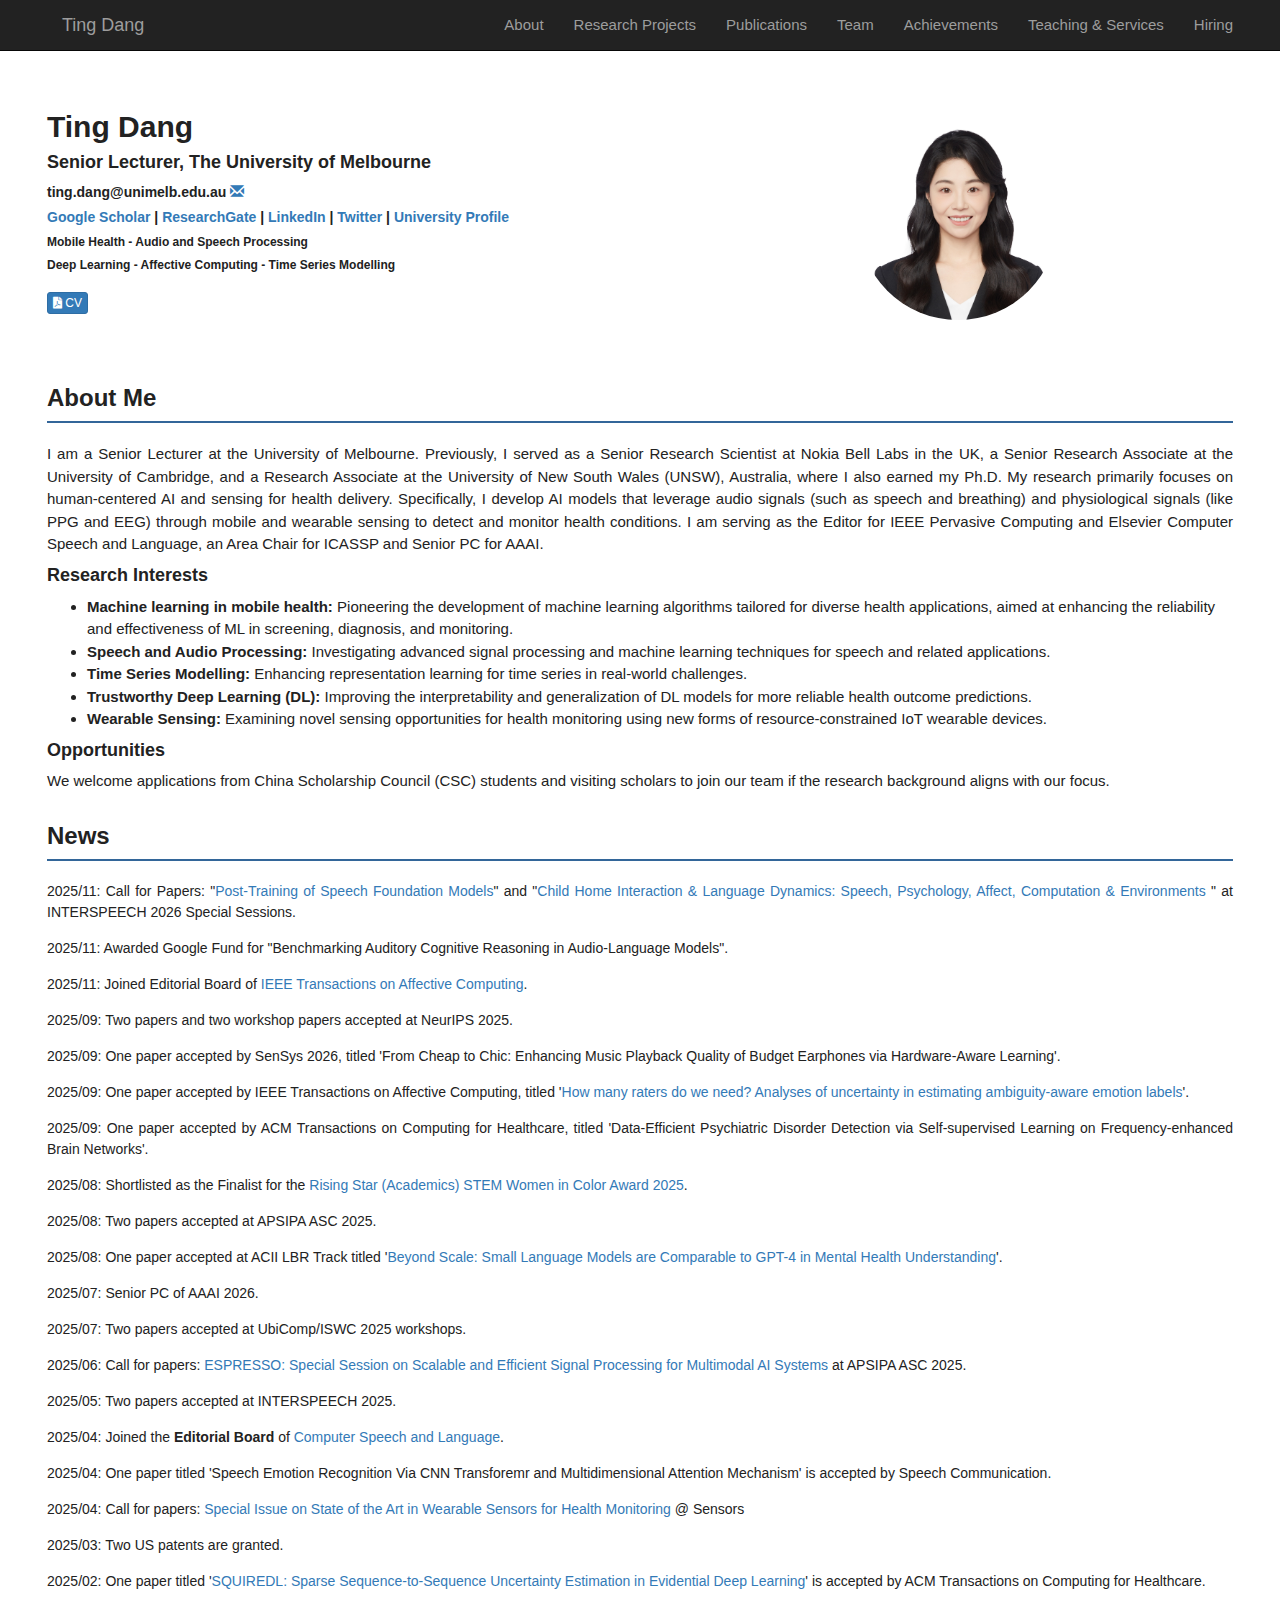
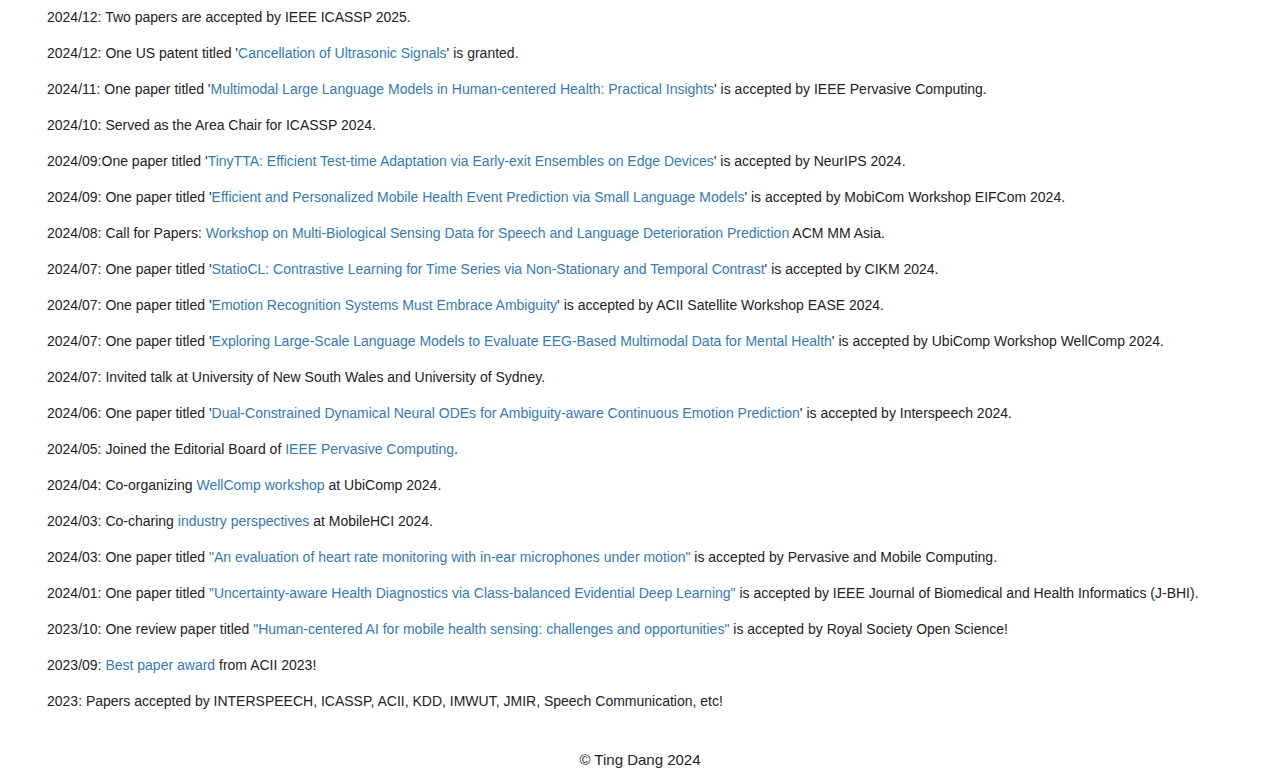
<file: index.html>
<!DOCTYPE HTML PUBLIC "-//W3C//DTD HTML 4.01 Transitional//EN"
"http://www.w3.org/TR/html4/loose.dtd">
<html xmlns="http://www.w3.org/1999/xhtml"> 
    <head>
        <title>Ting Dang | About</title>
        
        <meta http-equiv="Content-Type" content="text/html; charset=utf-8" />
        <meta name="viewport" content="width=device-width, initial-scale=1, maximum-scale=1.0, user-scalable=no">
        <meta name="author" content="Ting Dang">
        <meta name="description" content="University of Melbourne, Australia">
        <meta name="og:title" content="Ting Dang">
        
        <link rel="stylesheet" href="https://maxcdn.bootstrapcdn.com/bootstrap/3.3.6/css/bootstrap.min.css">
        <link href="https://use.fontawesome.com/releases/v5.0.6/css/all.css" rel="stylesheet">
        <link href="style.css" rel="stylesheet">
        <link rel="shortcut icon" href="mel.jpg" type="image/x-icon">
        <style>
            .profile-section { margin-bottom: 30px; }
            .profile-image { max-width: 200px; margin-bottom: 15px; }
            .cv-button { margin-top: 10px; }
            .section-title { border-bottom: 2px solid #336699; padding-bottom: 10px; margin-bottom: 20px; }
            .news-item { margin-bottom: 15px; }
            
            /* Full-width banner styling */
            .lab-banner-container {
                width: 100%;
                margin-left: 0;
                margin-right: 0;
                margin-top: 50px;
                padding: 0;
                position: relative;
            }
            
            .lab-banner {
                position: relative;
                height: 600px;
                width: 100%;
                overflow: hidden;
                color: white;
                margin: 0;
                padding: 0;
            }
            
            .lab-banner::before {
                content: "";
                position: absolute;
                top: 0;
                left: 0;
                width: 100%;
                height: 100%;
                background: linear-gradient(rgba(0,0,0,0.5), rgba(0,0,0,0.7));
                z-index: 1;
            }
            
            .lab-banner .content {
                position: absolute;
                top: 50%;
                left: 50%;
                transform: translate(-50%, -50%);
                z-index: 2;
                text-align: center;
                width: 80%;
                max-width: 1000px;
            }
            
            .lab-banner h2 {
                color: white;
                margin-bottom: 30px;
                font-weight: bold;
                font-size: 56px;
                text-shadow: 2px 2px 4px rgba(0,0,0,0.7);
            }
            
            .lab-banner .lead {
                color: white;
                font-size: 24px;
                margin: 0 auto;
                text-shadow: 1px 1px 3px rgba(0,0,0,0.7);
                line-height: 1.6;
            }
            
            .lab-background {
                position: absolute;
                top: 0;
                left: 0;
                width: 100%;
                height: 100%;
                object-fit: cover;
                object-position: center;
                z-index: 0;
            }
            
            /* Full-width container styling - ADD TO style.css FOR ALL PAGES */
            .wide-container {
                width: 95%;
                max-width: 1800px;
                margin-left: auto;
                margin-right: auto;
                padding-left: 15px;
                padding-right: 15px;
            }
            
            /* Add space between banner and content */
            .content-section {
                margin-top: 40px;
            }

            @media (max-width: 767px) {
                .navbar-nav {
                    margin: 0;
                }
                .navbar-nav > li {
                    float: none;
                }
                .navbar-nav > li > a {
                    padding-top: 10px;
                    padding-bottom: 10px;
                }
                .navbar-collapse {
                    border-top: 1px solid #444;
                }
                .lab-banner {
                    height: 400px;
                }
                .lab-banner h2 {
                    font-size: 36px;
                }
                .lab-banner .lead {
                    font-size: 20px;
                }
                .wide-container {
                    width: 98%;
                    padding-left: 10px;
                    padding-right: 10px;
                }
            }

            @media (min-width: 768px) {
                .navbar-nav {
                    float: right;
                }
            }
        </style>
    </head>
    
    <body>
        <nav class="navbar navbar-inverse navbar-fixed-top">
            <div class="wide-container">
                <div class="navbar-header">
                    <button type="button" class="navbar-toggle collapsed" data-toggle="collapse" data-target="#navbar" aria-expanded="false" aria-controls="navbar">
                        <span class="sr-only">Toggle navigation</span>
                        <span class="icon-bar"></span>
                        <span class="icon-bar"></span>
                        <span class="icon-bar"></span>
                    </button>
                    <a class="navbar-brand" href="index.html">Ting Dang</a>
                </div>
                <div id="navbar" class="collapse navbar-collapse">
                    <ul class="nav navbar-nav navbar-right">
                        <li><a href="index.html">About</a></li>
                        <li><a href="research_projects.html">Research Projects</a></li>
                        <li><a href="publications.html">Publications</a></li>
                        <li><a href="people.html">Team</a></li>
                        <li><a href="achievements.html">Achievements</a></li>
                        <li><a href="teaching_and_services.html">Teaching & Services</a></li>
                        <li><a href="hiring.html">Hiring</a></li>
                    </ul>
                </div>
            </div>
        </nav>
        
        <!-- Full-width banner that spans the entire page -->
        <!-- <div class="lab-banner">
            <img src="lab_figure.png" alt="AudioWear Intelligence Lab Background" class="lab-background">
            <div class="content">
                <h2>AudioWear Intelligence Lab</h2>
                <p class="lead">Exploring the intersection of audio processing, wearable technology, and artificial intelligence for mobile health applications</p>
            </div>
        </div> -->
        
        <div class="wide-container content-section">            
            <div class="row profile-section">
                <div class="col-md-8">
                    <h2>Ting Dang</h2>
                    <h4>Senior Lecturer, The University of Melbourne</h4>
                    <h5>ting.dang@unimelb.edu.au <a href="mailto:ting.dang@unimelb.edu.au"><span class="glyphicon glyphicon-envelope"></span></a></h5>
                    <h5>
                        <a href="https://scholar.google.com.au/citations?view_op=list_works&hl=en&hl=en&user=Sb1Pj4sAAAAJ&sortby=pubdate">Google Scholar</a> | 
                        <a href="https://www.researchgate.net/profile/Ting-Dang">ResearchGate</a> | 
                        <a href="https://www.linkedin.com/in/ting-dang-9928b6145/">LinkedIn</a> | 
                        <a href="https://x.com/tingdang513">Twitter</a> |
                        <a href="https://findanexpert.unimelb.edu.au/profile/1065466-ting-dang">University Profile</a>
                    </h5>
                    <h6><strong>Mobile Health - Audio and Speech Processing</strong></h6>
                    <h6><strong>Deep Learning - Affective Computing - Time Series Modelling</strong></h6>
                    <a href="TingDangCV_public.pdf" class="btn btn-primary btn-xs cv-button"><i class="fa fa-file-pdf"></i> CV</a>
                </div>
                <div class="col-md-4 text-right">
                    <div style="padding-top: 30px;">
                        <img src="ting_large.jpg" alt="Ting Dang" class="img-responsive img-circle profile-image">
                    </div>
                </div>
            </div>

            <div class="row">
                <div class="col-md-12">
                    <h3 class="section-title">About Me</h3>
                    <p style="text-align:justify;">
                        I am a Senior Lecturer at the University of Melbourne. Previously, I served as a Senior Research Scientist at Nokia Bell Labs in the UK, a Senior Research Associate at the University of Cambridge, and a Research Associate at the University of New South Wales (UNSW), Australia, where I also earned my Ph.D. My research primarily focuses on human-centered AI and sensing for health delivery. Specifically, I develop AI models that leverage audio signals (such as speech and breathing) and physiological signals (like PPG and EEG) through mobile and wearable sensing to detect and monitor health conditions. I am serving as the Editor for IEEE Pervasive Computing and Elsevier Computer Speech and Language, an Area Chair for ICASSP and Senior PC for AAAI.  
                    </p>
                    <h4>Research Interests</h4>
                    <ul>
                        <li><strong>Machine learning in mobile health:</strong> Pioneering the development of machine learning algorithms tailored for diverse health applications, aimed at enhancing the reliability and effectiveness of ML in screening, diagnosis, and monitoring.</li>
                        <li><strong>Speech and Audio Processing:</strong> Investigating advanced signal processing and machine learning techniques for speech and related applications.</li>
                        <li><strong>Time Series Modelling:</strong> Enhancing representation learning for time series in real-world challenges.</li>
                        <li><strong>Trustworthy Deep Learning (DL):</strong> Improving the interpretability and generalization of DL models for more reliable health outcome predictions.</li>
                        <li><strong>Wearable Sensing:</strong> Examining novel sensing opportunities for health monitoring using new forms of resource-constrained IoT wearable devices.</li>
                    </ul>

                    <h4>Opportunities</h4>
                    <!-- <p>We are currently looking for PhD students to work on machine learning for health and wearable sensing. Scholarships are available for eligible candidates. We also welcome applications from China Scholarship Council (CSC) students. For more details, please refer to our <a href="hiring.html">Hiring</a> page.</p>
                    <p>We also welcome visiting scholars to join our team if the research background aligns with our focus.</p> -->
                    <p>We welcome applications from China Scholarship Council (CSC) students and visiting scholars to join our team if the research background aligns with our focus. </p>
                </div>
            </div>

            <div class="row">
                <div class="col-md-12">
                    <h3 class="section-title">News</h3>
                    <div style="text-align: justify; font-size:14px">
                        <div class="news-item">
                            <p>
                                2025/11: Call for Papers: "<a href="https://sites.google.com/view/ptsfm" target="_blank">Post-Training of Speech Foundation Models</a>" and "<a href="https://sites.google.com/view/childspace-interspeech-2026/home" target="_blank">Child Home Interaction & Language Dynamics: Speech, Psychology, Affect, Computation & Environments </a>" at INTERSPEECH 2026 Special Sessions.
                            </p>
                        </div>
                        <div class="news-item">
                            <p>2025/11: Awarded Google Fund for "Benchmarking Auditory Cognitive Reasoning in Audio-Language Models".</p>
                        </div>
                        <div class="news-item">
                            <p>2025/11: Joined Editorial Board of <a href="https://ieeexplore.ieee.org/xpl/RecentIssue.jsp?punumber=5165369">IEEE Transactions on Affective Computing</a>.</p>
                        </div>
                        <div class="news-item">
                            <p>2025/09: Two papers and two workshop papers accepted at NeurIPS 2025.</p>
                        </div>
                        <div class="news-item">
                            <p>2025/09: One paper accepted by SenSys 2026, titled 'From Cheap to Chic: Enhancing Music Playback Quality of Budget Earphones via Hardware-Aware Learning'.</p>
                        </div>
                        <div class="news-item">
                            <p>2025/09: One paper accepted by IEEE Transactions on Affective Computing, titled '<a href="https://ieeexplore.ieee.org/document/11185123">How many raters do we need? Analyses of uncertainty in estimating ambiguity-aware emotion labels</a>'.</p>
                        </div>
                        <div class="news-item">
                            <p>2025/09: One paper accepted by ACM Transactions on Computing for Healthcare, titled 'Data-Efficient Psychiatric Disorder Detection via Self-supervised Learning on Frequency-enhanced Brain Networks'.</p>
                        </div>
                        <div class="news-item">
                            <p>2025/08: Shortlisted as the Finalist for the <a href="https://wocinstemawards.org/index.php/2025/08/27/announcing-the-finalists-for-the-2025-women-of-colour-in-stem-awards/" target="_blank">Rising Star (Academics) STEM Women in Color Award 2025</a>.</p>
                        </div>
                        <div class="news-item">
                            <p>2025/08: Two papers accepted at APSIPA ASC 2025</a></strong>.</p>
                        </div>
                        <div class="news-item">
                            <p>2025/08: One paper accepted at ACII LBR Track titled '<a href="https://arxiv.org/abs/2507.08031">Beyond Scale: Small Language Models are Comparable to GPT-4 in Mental Health Understanding</a>'.</p>
                        </div>
                        <div class="news-item">
                            <p>2025/07: Senior PC of AAAI 2026.</p>
                        </div>
                        <div class="news-item">
                            <p>2025/07: Two papers accepted at UbiComp/ISWC 2025 workshops. 
                                <!-- titled 'Listening to the Mind: Earable Acoustic Sensing of Cognitive Load' and 'From Patient Burdens to User Agency: Designing for Real-Time Protection Support in Online Health Consultations'. -->
                            </p>
                        </div>
                        <div class="news-item">
                            <p>2025/06: Call for papers: <a href="https://sites.google.com/view/espresso2025">ESPRESSO: Special Session on Scalable and Efficient Signal Processing for Multimodal AI Systems</a> at APSIPA ASC 2025.</p>
                        </div>
                        <div class="news-item">
                            <p>2025/05: Two papers accepted at INTERSPEECH 2025.
                        </div>
                        <div class="news-item">
                            <p>2025/04: Joined the <strong>Editorial Board</strong> of <a href="https://www.sciencedirect.com/journal/computer-speech-and-language">Computer Speech and Language</a>.</p>
                        </div>
                        <div class="news-item">
                            <p>2025/04: One paper titled 'Speech Emotion Recognition Via CNN Transforemr and Multidimensional Attention Mechanism' is accepted by Speech Communication.</p>
                        </div>
                        <div class="news-item">
                            <p>2025/04: Call for papers: <a href="https://www.mdpi.com/journal/sensors/special_issues/J7059T5Z6I">Special Issue on State of the Art in Wearable Sensors for Health Monitoring</a> @ Sensors</p>
                        </div>
                        <div class="news-item">
                            <p>2025/03: Two US patents are granted.</p>
                        </div>
                        <!-- News items -->
                        <div class="news-item">
                            <p>2025/02: One paper titled '<a href="https://dl.acm.org/doi/10.1145/3723049">SQUIREDL: Sparse Sequence-to-Sequence Uncertainty Estimation in Evidential Deep Learning</a>' is accepted by ACM Transactions on Computing for Healthcare.</p>
                        </div>
                        <div class="news-item">
                            <p>2024/12: Two papers are accepted by IEEE ICASSP 2025.</p>
                        </div>
                        <div class="news-item">
                            <p>2024/12: One US patent titled '<a href="https://www.freepatentsonline.com/y2024/0412719.html">Cancellation of Ultrasonic Signals</a>' is granted.</p>
                        </div>
                        <div class="news-item">
                            <p>2024/11: One paper titled '<a href="https://ieeexplore.ieee.org/document/10859301">Multimodal Large Language Models in Human-centered Health: Practical Insights</a>' is accepted by IEEE Pervasive Computing.</p>
                        </div>
                        <div class="news-item">
                            <p>2024/10: Served as the Area Chair for ICASSP 2024.</p>
                        </div>
                        <div class="news-item">
                            <p>2024/09:One paper titled '<a href="https://openreview.net/pdf?id=XIcBCBe6C3">TinyTTA: Efficient Test-time Adaptation via Early-exit Ensembles on Edge Devices</a>' is accepted by NeurIPS 2024.</p>
                        </div>
                        <div class="news-item">
                            <p>2024/09: One paper titled '<a href="https://dl.acm.org/doi/10.1145/3636534.3698123">Efficient and Personalized Mobile Health Event Prediction via Small Language Models</a>' is accepted by MobiCom Workshop EIFCom 2024.</p>
                        </div>
                        <div class="news-item">
                            <p>2024/08: Call for Papers: <a href="https://sites.google.com/view/spandldeteriorate">Workshop on Multi-Biological Sensing Data for Speech and Language Deterioration Prediction</a> ACM MM Asia.</p>
                        </div>
                        <div class="news-item">
                            <p>2024/07: One paper titled '<a href="https://dl.acm.org/doi/abs/10.1145/3627673.3679732">StatioCL: Contrastive Learning for Time Series via Non-Stationary and Temporal Contrast</a>' is accepted by CIKM 2024.</p>
                        </div>
                        <div class="news-item">
                            <p>2024/07: One paper titled '<a href="https://www.researchgate.net/publication/384271111_Emotion_Recognition_Systems_Must_Embrace_Ambiguity">Emotion Recognition Systems Must Embrace Ambiguity</a>' is accepted by ACII Satellite Workshop EASE 2024.</p>
                        </div>
                        <div class="news-item">
                            <p>2024/07: One paper titled '<a href="https://dl.acm.org/doi/abs/10.1145/3675094.3678494">Exploring Large-Scale Language Models to Evaluate EEG-Based Multimodal Data for Mental Health</a>' is accepted by UbiComp Workshop WellComp 2024.</p>
                        </div>
                        <!-- <div class="news-item">
                            <p>2024/07: Served as the PC for the <a href="https://ease.ewi.tudelft.nl/#about">EASE Satellite Workshop</a> at ACII 2024.</p>
                        </div> -->
                        <div class="news-item">
                            <p>2024/07: Invited talk at University of New South Wales and University of Sydney.</p>
                        </div>
                        <div class="news-item">
                            <p>2024/06: One paper titled '<a href="https://www.arxiv.org/abs/2407.21344">Dual-Constrained Dynamical Neural ODEs for Ambiguity-aware Continuous Emotion Prediction</a>' is accepted by Interspeech 2024.</p>
                        </div>
                        <div class="news-item">
                            <p>2024/05: Joined the Editorial Board of <a href="https://ieeexplore.ieee.org/xpl/RecentIssue.jsp?punumber=7756">IEEE Pervasive Computing</a>.</p>
                        </div>
                        <div class="news-item">
                            <p>2024/04: Co-organizing <a href="https://wellcomp2024.github.io/index.html">WellComp workshop</a> at UbiComp 2024.</p>
                        </div>
                        <div class="news-item">
                            <p>2024/03: Co-charing <a href="https://mobilehci.acm.org/2024/callforindustrialperspectives.php">industry perspectives</a> at MobileHCI 2024.</p>
                        </div>
                        <div class="news-item">
                            <p>2024/03: One paper titled <a href="https://www.sciencedirect.com/science/article/pii/S1574119224000397">"An evaluation of heart rate monitoring with in-ear microphones under motion"</a> is accepted by Pervasive and Mobile Computing.</p>
                        </div>
                        <div class="news-item">
                            <p>2024/01: One paper titled <a href="https://ieeexplore.ieee.org/document/10423104">"Uncertainty-aware Health Diagnostics via Class-balanced Evidential Deep Learning"</a> is accepted by IEEE Journal of Biomedical and Health Informatics (J-BHI).</p>
                        </div>
                        <!-- <div class="news-item">
                            <p>2023/12: One paper is accepted by HotMobile 2024!</p>
                        </div> -->
                        <!-- <div class="news-item">
                            <p>2023/12: Two papers accepted by ICASSP 2024!</p>
                        </div> -->
                        <div class="news-item">
                            <p>2023/10: One review paper titled <a href="https://royalsocietypublishing.org/doi/10.1098/rsos.230806">"Human-centered AI for mobile health sensing: challenges and opportunities"</a> is accepted by Royal Society Open Science!</p>
                        </div>
                        <!-- <div class="news-item">
                            <p>2023/10: Two papers are accepted by IMWUT!</p>
                        </div> -->
                        <div class="news-item">
                            <p>2023/09: <a href="https://ieeexplore.ieee.org/abstract/document/10388210">Best paper award</a> from ACII 2023!</p>
                        </div>
                        <!-- <div class="news-item">
                            <p>2023/08: One paper is accepted by Speech Communication!</p>
                        </div> -->
                        <!-- <div class="news-item">
                            <p>2023/07: We will be giving a tutorial on <a href="https://acii-conf.net/2023/program/tutorials/introduction-to-eye-and-audio-behaviour-computing-for-affect-analysis-in-wearable-contexts/">"Multi-model wearable eye and audio for affect analysis"</a> at ACII in MIT media lab this Sep and at ICMI in Paris this Oct!</p>
                        </div> -->
                        <!-- <div class="news-item">
                            <p>2023/06: Our paper has been recognized as <a href="https://ieeexplore.ieee.org/abstract/document/10095778">Top 3% at ICASSP 2023</a>!</p>
                        </div> -->
                        <div class="news-item">
                            <p>2023: Papers accepted by INTERSPEECH, ICASSP, ACII, KDD, IMWUT, JMIR, Speech Communication, etc!</p>
                        </div>
                        <!-- <div class="news-item">
                            <p>2023/04: Co-organizing <strong>WellComp Workshop 2023</strong> in conjunction with UbiComp!</p>
                        </div>
                        <div class="news-item">
                            <p>2023/03: Social media co-chair for INTERSPEECH 2026!</p>
                        </div> -->
                        <!-- <div class="news-item">
                            <p>2022/08: Coverage for our recent paper at JMIR by the University of Cambridge Department of Computer Science and Technology!</p>
                        </div> -->
                        <!-- <div class="news-item">
                            <p>2022: Papers accepted by JMIR, ICASSP, INTERSPEECH, TSRML2022 in NeurIPS, HotMobile, PerCom, etc!</p>
                        </div>
                        <div class="news-item">
                            <p>2021: Papers accepted by NeurIPS, NPJ digital medicine, Frontiers in Computer Science, INTERSPEECH, etc!</p>
                        </div> -->
                        <!-- Add more news items as needed -->
                    </div>
                </div>
            </div>

            <!-- <div class="row">
                <div class="col-md-6">
                    <h3 class="section-title">Experience</h3>
                    <ul class="list-unstyled">
                        <li><strong>Senior Lecturer, 2024-Present</strong><br>University of Melbourne, Australia</li>
                        <li><strong>Senior Research Scientist, 2023-2024</strong><br>Nokia Bell Labs, UK</li>
                        <li><strong>Senior Research Associate, 2021-2023</strong><br>University of Cambridge, UK</li>
                        <li><strong>Research Associate, 2018-2020</strong><br>University of New South Wales, Australia</li>
                    </ul>
                </div>

                <div class="col-md-6">
                    <h3 class="section-title">Education</h3>
                    <ul class="list-unstyled education-list">
                        <li>
                            <div class="degree"><strong>PhD, 2014-2018</strong></div>
                            <div class="institution">University of New South Wales, Australia</div>
                        </li>
                        <li>
                            <div class="degree"><strong>MEng, 2012-2015</strong></div>
                            <div class="institution">Northwestern Polytechnical University, China</div>
                        </li>
                        <li>
                            <div class="degree"><strong>BEng, 2008-2012</strong></div>
                            <div class="institution">Northwestern Polytechnical University, China</div>
                        </li>
                    </ul>
                </div>
            </div> -->

            <div class="footer discrete">
                <div class="wide-container">
                    <p>&copy; Ting Dang 2024</p>
                </div>
            </div>
        </div>

        <!-- Include your scripts here -->
        <script src="https://code.jquery.com/jquery-1.11.0.min.js"></script>
        <script src="https://maxcdn.bootstrapcdn.com/bootstrap/3.2.0/js/bootstrap.min.js"></script>
        <script>
            $(document).ready(function() {
                // Close the navbar when a menu item is clicked
                $('.navbar-nav>li>a').on('click', function(){
                    $('.navbar-collapse').collapse('hide');
                });
            });
        </script>
    </body>
</html>
</file>
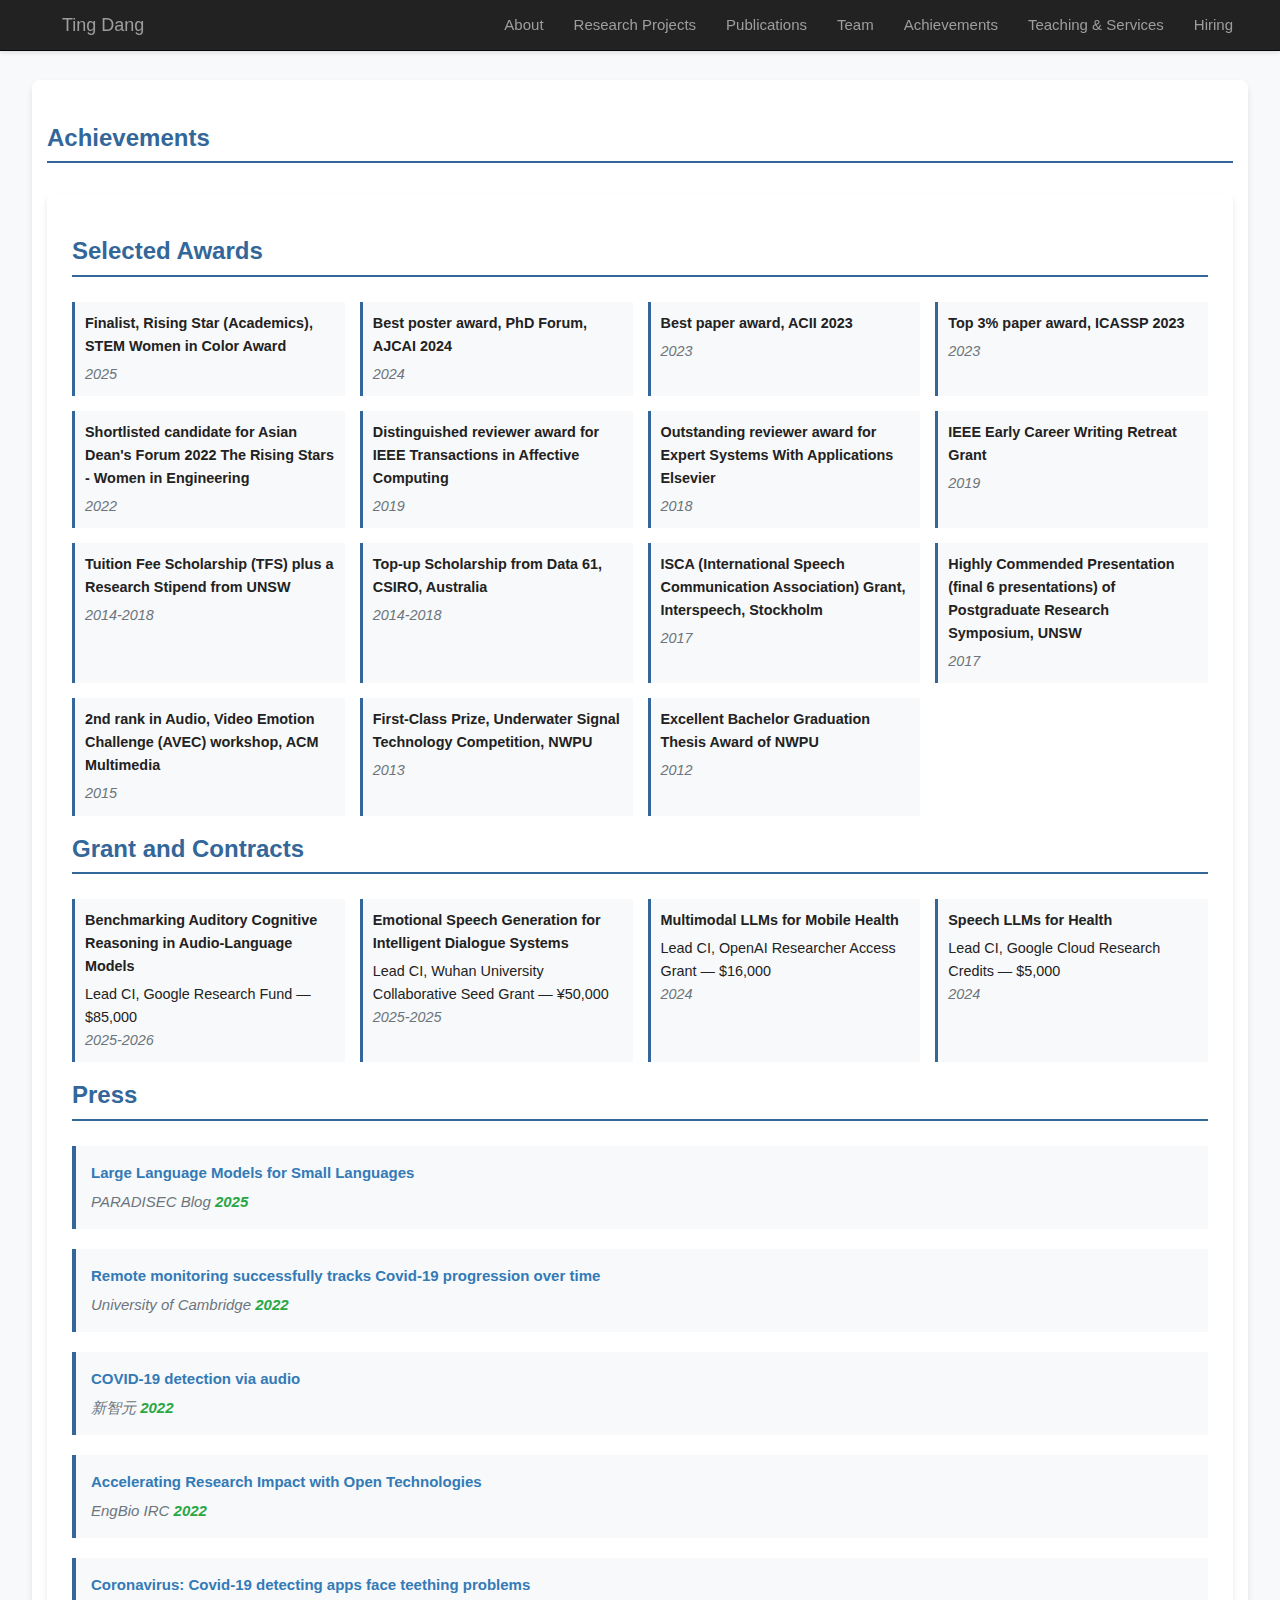
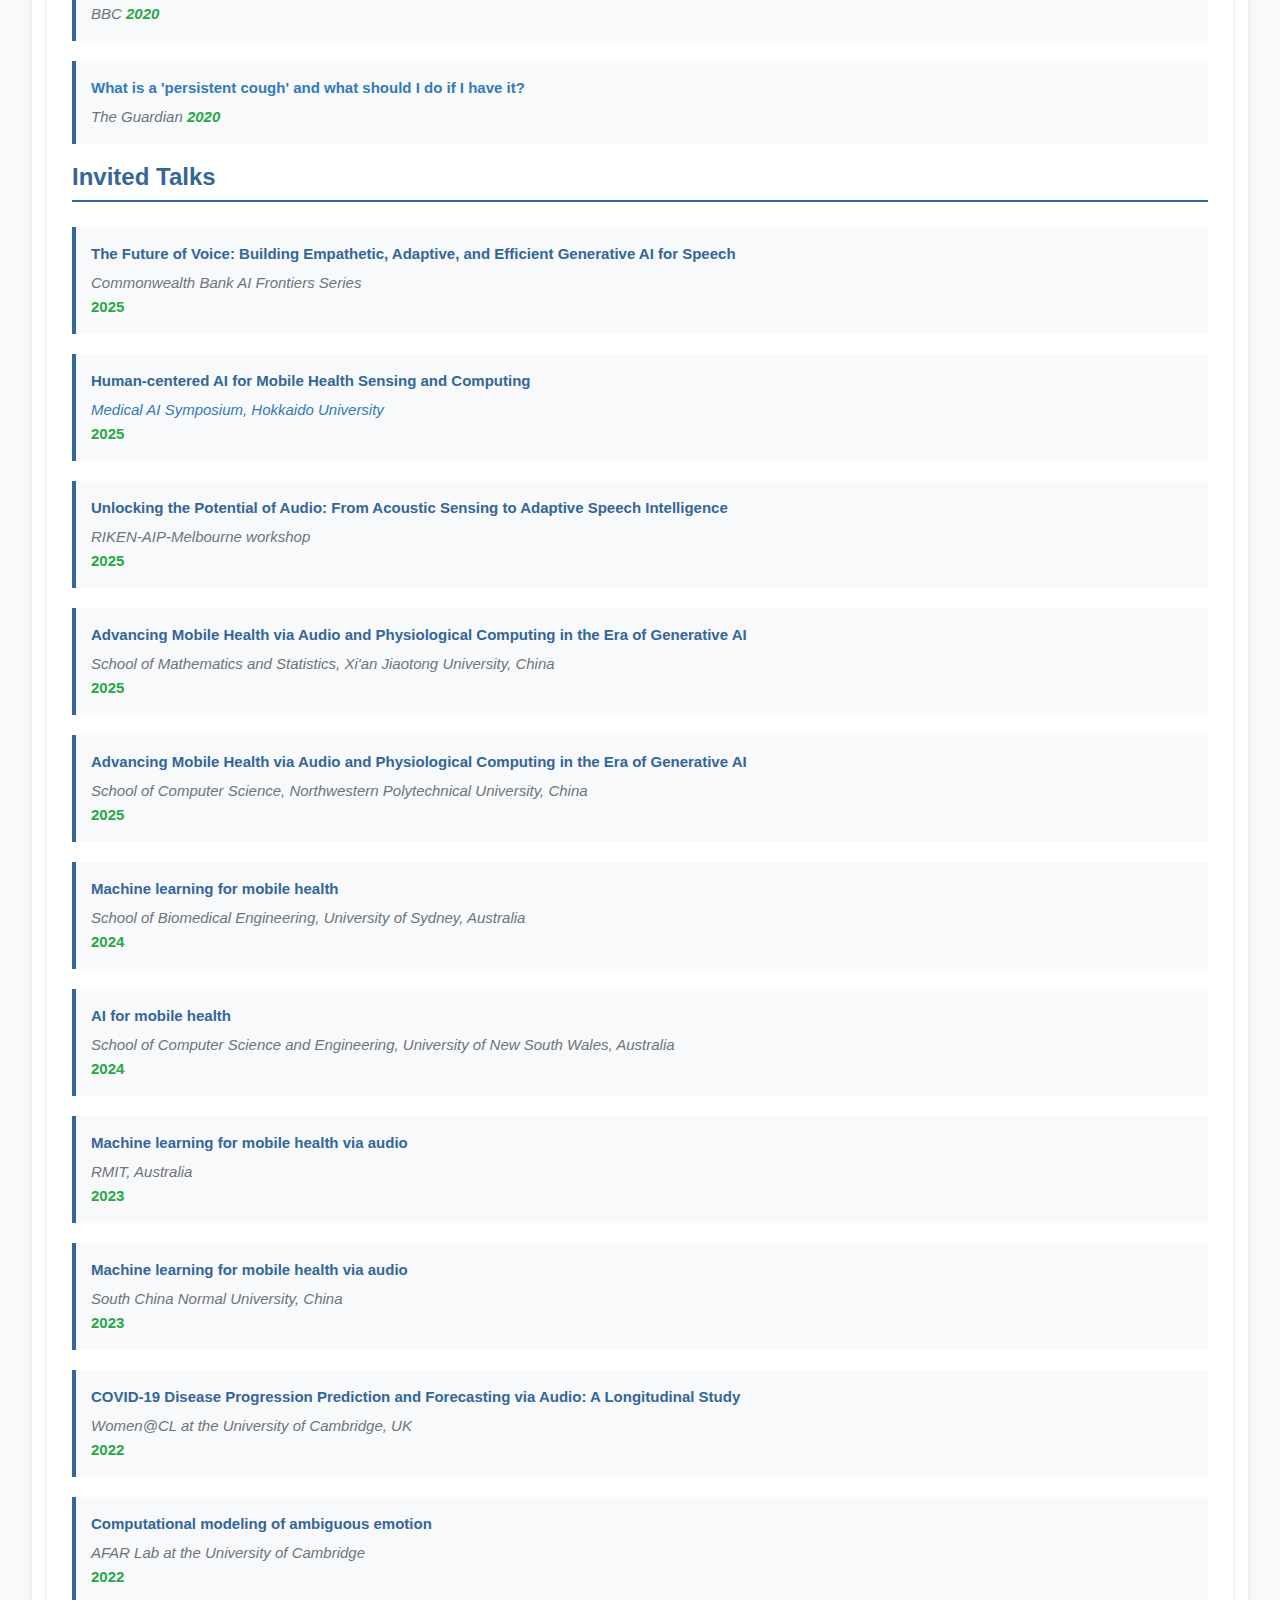
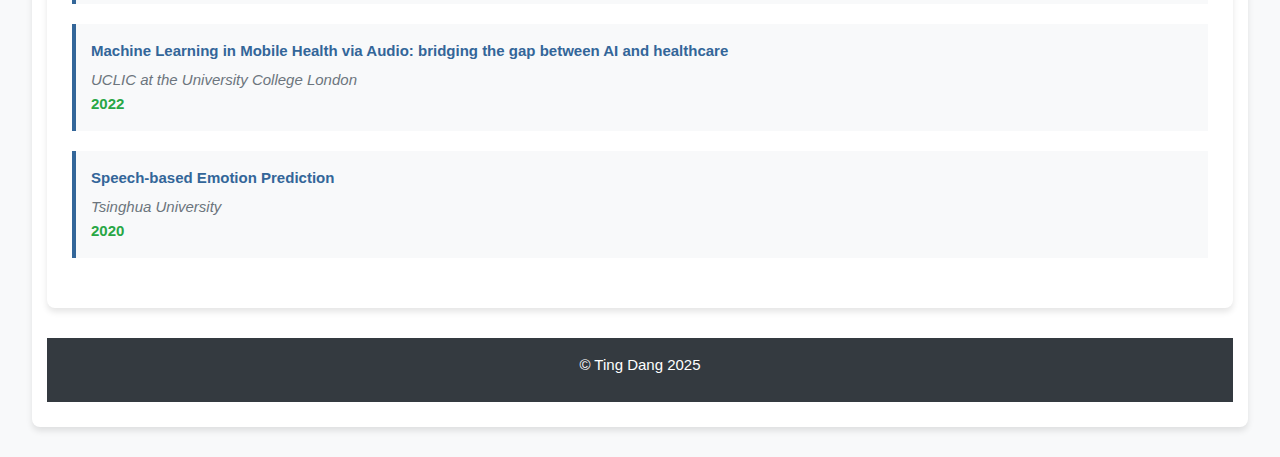
<file: achievements.html>
<!DOCTYPE HTML PUBLIC "-//W3C//DTD HTML 4.01 Transitional//EN"
"http://www.w3.org/TR/html4/loose.dtd">
<html xmlns="http://www.w3.org/1999/xhtml">
<head>
    <title>Ting Dang | Achievements</title>
    
    <meta http-equiv="Content-Type" content="text/html; charset=utf-8" />
    <meta name="viewport" content="width=device-width, initial-scale=1, maximum-scale=1.0, user-scalable=no">
    <meta name="author" content="Ting Dang">
    <meta name="description" content="University of Melbourne, Australia">
    <meta name="og:title" content="Ting Dang">
    
    <!-- Update to Bootstrap 3 -->
    <link rel="stylesheet" href="https://maxcdn.bootstrapcdn.com/bootstrap/3.3.6/css/bootstrap.min.css">
    <link href="https://use.fontawesome.com/releases/v5.0.6/css/all.css" rel="stylesheet">
    <link href="style.css" rel="stylesheet">
    <link rel="shortcut icon" href="mel.jpg" type="image/x-icon">
    <style>
        body {
            font-family: 'Roboto', sans-serif;
            background-color: #f8f9fa;
            line-height: 1.6;
            padding-top: 50px;
        }
        .navbar {
            box-shadow: 0 2px 4px rgba(0,0,0,.1);
        }
        .section-title {
            color: #336699;
            border-bottom: 2px solid #336699;
            padding-bottom: 10px;
            margin-bottom: 25px;
            font-size: 24px;
            font-weight: bold;
        }
        .content-section {
            background-color: #ffffff;
            border-radius: 8px;
            box-shadow: 0 4px 6px rgba(0,0,0,.1);
            padding: 25px;
            margin-bottom: 30px;
        }
        .sub-section {
            margin-bottom: 25px;
        }
        .sub-section h5 {
            color: #336699;
            margin-bottom: 15px;
            font-weight: bold;
        }
        .content-section ul {
            padding-left: 20px;
        }
        .content-section li {
            margin-bottom: 10px;
        }
        .footer {
            background-color: #343a40;
            color: #ffffff;
            padding: 15px 0;
            margin-top: 30px;
        }
        .talk-item {
            border-left: 4px solid #336699;
            padding: 15px;
            margin-bottom: 20px;
            transition: all 0.3s ease;
            background-color: #f8f9fa;
        }
        .talk-item:hover {
            box-shadow: 0 4px 8px rgba(0,0,0,0.1);
            transform: translateY(-2px);
        }
        .talk-title {
            font-weight: bold;
            color: #336699;
            margin-bottom: 5px;
        }
        .talk-venue {
            font-style: italic;
            color: #6c757d;
        }
        .talk-year {
            font-weight: bold;
            color: #28a745;
        }
        .awards-grid {
            display: grid;
            grid-template-columns: repeat(auto-fill, minmax(250px, 1fr));
            gap: 15px;
        }
        .award-item {
            background-color: #f8f9fa;
            border-left: 3px solid #336699;
            padding: 10px;
            font-size: 0.9rem;
        }
        .award-title {
            font-weight: bold;
            margin-bottom: 5px;
        }
        .award-year {
            color: #6c757d;
            font-style: italic;
        }

        /* Add wide-container styling to match index.html */
        .wide-container {
            width: 95%;
            max-width: 1800px;
            margin-left: auto;
            margin-right: auto;
            padding-left: 15px;
            padding-right: 15px;
        }

        @media (max-width: 767px) {
            .navbar-nav {
                margin: 0;
            }
            .navbar-nav > li {
                float: none;
            }
            .navbar-nav > li > a {
                padding-top: 10px;
                padding-bottom: 10px;
            }
            .navbar-collapse {
                border-top: 1px solid #444;
            }
            
            .wide-container {
                width: 98%;
                padding-left: 10px;
                padding-right: 10px;
            }
        }

        @media (min-width: 768px) {
            .navbar-nav {
                float: right;
            }
        }
    </style>
</head>

<body>
    <nav class="navbar navbar-inverse navbar-fixed-top">
        <div class="wide-container">
            <div class="navbar-header">
                <button type="button" class="navbar-toggle collapsed" data-toggle="collapse" data-target="#navbar" aria-expanded="false" aria-controls="navbar">
                    <span class="sr-only">Toggle navigation</span>
                    <span class="icon-bar"></span>
                    <span class="icon-bar"></span>
                    <span class="icon-bar"></span>
                </button>
                <a class="navbar-brand" href="index.html">Ting Dang</a>
            </div>
            <div id="navbar" class="collapse navbar-collapse">
                <ul class="nav navbar-nav navbar-right">
                    <li><a href="index.html">About</a></li>
                    <li><a href="research_projects.html">Research Projects</a></li>
                    <li><a href="publications.html">Publications</a></li>
                    <li><a href="people.html">Team</a></li>
                    <li><a href="achievements.html">Achievements</a></li>
                    <li><a href="teaching_and_services.html">Teaching & Services</a></li>
                    <li><a href="hiring.html">Hiring</a></li>
                </ul>
            </div>
        </div>
    </nav>

    <div class="wide-container content-section">
        <h2 class="section-title">Achievements</h2>
        
        <div class="content-section">
            <!-- <h3 class="section-title">Grants</h3>
            <div class="sub-section">
                <div class="talk-item">
                    <div class="talk-title"><strong>Multimodal LLMs for Mobile Health</strong> (USD$5K)</div>
                    <div class="talk-venue">Google Cloud Credits Award</div>
                    <div class="talk-year">Chief Investigator, 2024</div>
                </div>
                <div class="talk-item">
                    <div class="talk-title"><strong>RiTuaL: Reliable and Trustworthy Machine Learning for Time Series Modelling in Mobile Health</strong> (~AUD$130K + Tuition Fee)</div>
                    <div class="talk-venue">Melbourne-Birmingham Priestley Scholars Fund</div>
                    <div class="talk-year">Primary Supervisor, joint with A. Ghosh, 2025-2027</div>
                </div>
            </div> -->

            <h3 class="section-title">Selected Awards</h3>
            <div class="awards-grid">
                <div class="award-item">
                    <div class="award-title">Finalist, Rising Star (Academics), STEM Women in Color Award</div>
                    <div class="award-year">2025</div>
                </div>
                <div class="award-item">
                    <div class="award-title">Best poster award, PhD Forum, AJCAI 2024</div>
                    <div class="award-year">2024</div>
                </div>
                <div class="award-item">
                    <div class="award-title">Best paper award, ACII 2023</div>
                    <div class="award-year">2023</div>
                </div>
                <div class="award-item">
                    <div class="award-title">Top 3% paper award, ICASSP 2023</div>
                    <div class="award-year">2023</div>
                </div>
                <div class="award-item">
                    <div class="award-title">Shortlisted candidate for Asian Dean's Forum 2022 The Rising Stars - Women in Engineering</div>
                    <div class="award-year">2022</div>
                </div>
                <div class="award-item">
                    <div class="award-title">Distinguished reviewer award for IEEE Transactions in Affective Computing</div>
                    <div class="award-year">2019</div>
                </div>
                <div class="award-item">
                    <div class="award-title">Outstanding reviewer award for Expert Systems With Applications Elsevier</div>
                    <div class="award-year">2018</div>
                </div>
                <div class="award-item">
                    <div class="award-title">IEEE Early Career Writing Retreat Grant</div>
                    <div class="award-year">2019</div>
                </div>
                <div class="award-item">
                    <div class="award-title">Tuition Fee Scholarship (TFS) plus a Research Stipend from UNSW</div>
                    <div class="award-year">2014-2018</div>
                </div>
                <div class="award-item">
                    <div class="award-title">Top-up Scholarship from Data 61, CSIRO, Australia</div>
                    <div class="award-year">2014-2018</div>
                </div>
                <div class="award-item">
                    <div class="award-title">ISCA (International Speech Communication Association) Grant, Interspeech, Stockholm</div>
                    <div class="award-year">2017</div>
                </div>
                <div class="award-item">
                    <div class="award-title">Highly Commended Presentation (final 6 presentations) of Postgraduate Research Symposium, UNSW</div>
                    <div class="award-year">2017</div>
                </div>
                <div class="award-item">
                    <div class="award-title">2nd rank in Audio, Video Emotion Challenge (AVEC) workshop, ACM Multimedia</div>
                    <div class="award-year">2015</div>
                </div>
                <div class="award-item">
                    <div class="award-title">First-Class Prize, Underwater Signal Technology Competition, NWPU</div>
                    <div class="award-year">2013</div>
                </div>
                <div class="award-item">
                    <div class="award-title">Excellent Bachelor Graduation Thesis Award of NWPU</div>
                    <div class="award-year">2012</div>
                </div>
            </div>
                <div class="mb-5"></div>  <!-- Added margin-bottom spacing -->
            <h3 class="section-title">Grant and Contracts</h3>
            <div class="awards-grid">
                <div class="award-item">
                    <div class="award-title">
                        Benchmarking Auditory Cognitive Reasoning in Audio-Language Models
                    </div>
                    <div class="award-details">
                        Lead CI, Google Research Fund &mdash; $85,000
                    </div>
                    <div class="award-year">2025-2026</div>
                </div>
                <!-- <div class="award-item">
                    <div class="award-title">
                        AI Centre for the Empowerment of Human Learning
                    </div>
                    <div class="award-details">
                        Co-CI, Norway National Centre for AI and Learning &mdash; $300,000
                    </div>
                    <div class="award-year">2025-2027</div>
                </div> -->
                <!-- <div class="award-item">
                    <div class="award-title">
                        Multi-site Human Study on Non-invasive Alcohol Detection using Smart Wearable Technology
                    </div>
                    <div class="award-details">
                        Co-CI, WHG Fund; $36,000
                    </div>
                    <div class="award-year">2025-2026</div>
                </div> -->
                <div class="award-item">
                    <div class="award-title">
                        Emotional Speech Generation for Intelligent Dialogue Systems
                    </div>
                    <div class="award-details">
                        Lead CI, Wuhan University Collaborative Seed Grant &mdash; ¥50,000
                    </div>
                    <div class="award-year">2025-2025</div>
                </div>
                <div class="award-item">
                    <div class="award-title">
                        Multimodal LLMs for Mobile Health
                    </div>
                    <div class="award-details">
                        Lead CI, OpenAI Researcher Access Grant &mdash; $16,000
                    </div>
                    <div class="award-year">2024</div>
                </div>
                <div class="award-item">
                    <div class="award-title">
                        Speech LLMs for Health
                    </div>
                    <div class="award-details">
                        Lead CI, Google Cloud Research Credits &mdash; $5,000
                    </div>
                    <div class="award-year">2024</div>
                </div>               
            </div>
            
            <div class="mb-5"></div>
            <h3 class="section-title">Press</h3>
            <div class="sub-section">
                <div class="talk-item">
                    <div class="talk-title">
                        <a href="https://www.paradisec.org.au/blog/2025/10/large-language-models-for-small-languages/" target="_blank">
                            Large Language Models for Small Languages
                        </a>
                    </div>
                    <div class="talk-venue">
                        PARADISEC Blog <span class="talk-year">2025</span>
                    </div>
                </div>
                <div class="talk-item">
                    <div class="talk-title">
                        <a href="https://www.cst.cam.ac.uk/news/remote-monitoring-successfully-tracks-covid-19-progression-over-time">Remote monitoring successfully tracks Covid-19 progression over time</a>
                    </div>
                    <div class="talk-venue">
                        University of Cambridge <span class="talk-year">2022</span>
                    </div>
                </div>
                <div class="talk-item">
                    <div class="talk-title">
                        <a href="https://mp.weixin.qq.com/s/xtjl0skrN_KlXDk8CqzAqw">COVID-19 detection via audio</a>
                    </div>
                    <div class="talk-venue">
                        新智元 <span class="talk-year">2022</span>
                    </div>
                </div>
                <div class="talk-item">
                    <div class="talk-title">
                        <a href="https://www.engbio.cam.ac.uk/files/media/digital_final_accelerating_research_impact_with_open_technologies.pdf">Accelerating Research Impact
                        with Open Technologies</a>
                    </div>
                    <div class="talk-venue">
                        EngBio IRC <span class="talk-year">2022</span>
                    </div>
                </div>
                <div class="talk-item">
                    <div class="talk-title">
                        <a href="https://www.bbc.com/news/technology-52215290">Coronavirus: Covid-19 detecting apps face teething problems</a>
                    </div>
                    <div class="talk-venue">
                        BBC <span class="talk-year">2020</span>
                    </div>
                </div>
                <div class="talk-item">
                    <div class="talk-title">
                        <a href="https://www.theguardian.com/world/2020/sep/21/what-is-persistent-cough-and-how-to-i-recognise-it-coronavirus-covid">What is a 'persistent cough' and what should I do if I have it?</a>
                    </div>
                    <div class="talk-venue">
                        The Guardian <span class="talk-year">2020</span>
                    </div>
                </div>

            <div class="mb-5"></div> 
            <h3 class="section-title">Invited Talks</h3>
            <div class="sub-section">
                <div class="talk-item">
                    <div class="talk-title">The Future of Voice: Building Empathetic, Adaptive, and Efficient Generative AI for Speech</div>
                    <div class="talk-venue">Commonwealth Bank AI Frontiers Series</div>
                    <div class="talk-year">2025</div>
                </div>
                <div class="talk-item">
                    <div class="talk-title">Human-centered AI for Mobile Health Sensing and Computing</div>
                    <div class="talk-venue">
                        <a href="https://ai.huhp.hokudai.ac.jp/en/news/1815/" target="_blank">Medical AI Symposium, Hokkaido University</a>
                    </div>
                    <div class="talk-year">2025</div>
                </div>
                <div class="talk-item">
                    <div class="talk-title">Unlocking the Potential of Audio: From Acoustic Sensing to Adaptive Speech Intelligence</div>
                    <div class="talk-venue">RIKEN-AIP-Melbourne workshop</div>
                    <div class="talk-year">2025</div>
                </div>
                <div class="talk-item">
                    <div class="talk-title">Advancing Mobile Health via Audio and Physiological Computing in the Era of Generative AI</div>
                    <div class="talk-venue">School of Mathematics and Statistics, Xi'an Jiaotong University, China</div>
                    <div class="talk-year">2025</div>
                </div>
                <div class="talk-item">
                    <div class="talk-title">Advancing Mobile Health via Audio and Physiological Computing in the Era of Generative AI</div>
                    <div class="talk-venue">School of Computer Science, Northwestern Polytechnical University, China</div>
                    <div class="talk-year">2025</div>
                </div>
                <div class="talk-item">
                    <div class="talk-title">Machine learning for mobile health</div>
                    <div class="talk-venue">School of Biomedical Engineering, University of Sydney, Australia</div>
                    <div class="talk-year">2024</div>
                </div>
                <div class="talk-item">
                    <div class="talk-title">AI for mobile health</div>
                    <div class="talk-venue">School of Computer Science and Engineering, University of New South Wales, Australia</div>
                    <div class="talk-year">2024</div>
                </div>
                <div class="talk-item">
                    <div class="talk-title">Machine learning for mobile health via audio</div>
                    <div class="talk-venue">RMIT, Australia</div>
                    <div class="talk-year">2023</div>
                </div>
                
                <div class="talk-item">
                    <div class="talk-title">Machine learning for mobile health via audio</div>
                    <div class="talk-venue">South China Normal University, China</div>
                    <div class="talk-year">2023</div>
                </div>
                <div class="talk-item">
                    <div class="talk-title">COVID-19 Disease Progression Prediction and Forecasting via Audio: A Longitudinal Study</div>
                    <div class="talk-venue">Women@CL at the University of Cambridge, UK</div>
                    <div class="talk-year">2022</div>
                </div>
                <div class="talk-item">
                    <div class="talk-title">Computational modeling of ambiguous emotion</div>
                    <div class="talk-venue">AFAR Lab at the University of Cambridge</div>
                    <div class="talk-year">2022</div>
                </div>
                <div class="talk-item">
                    <div class="talk-title">Machine Learning in Mobile Health via Audio: bridging the gap between AI and healthcare</div>
                    <div class="talk-venue">UCLIC at the University College London</div>
                    <div class="talk-year">2022</div>
                </div>
                <div class="talk-item">
                    <div class="talk-title">Speech-based Emotion Prediction</div>
                    <div class="talk-venue">Tsinghua University</div>
                    <div class="talk-year">2020</div>
                </div>
            </div>
        </div>
    </div>

    <footer class="footer">
        <div class="wide-container">
            <p class="text-center mb-0">&copy; Ting Dang 2025</p>
        </div>
    </footer>

    <!-- Update scripts to match index.html -->
    <script src="https://code.jquery.com/jquery-1.11.0.min.js"></script>
    <script src="https://maxcdn.bootstrapcdn.com/bootstrap/3.2.0/js/bootstrap.min.js"></script>
    <script>
        $(document).ready(function() {
            // Close the navbar when a menu item is clicked
            $('.navbar-nav>li>a').on('click', function(){
                $('.navbar-collapse').collapse('hide');
            });
        });
    </script>
</body>
</html>
</file>
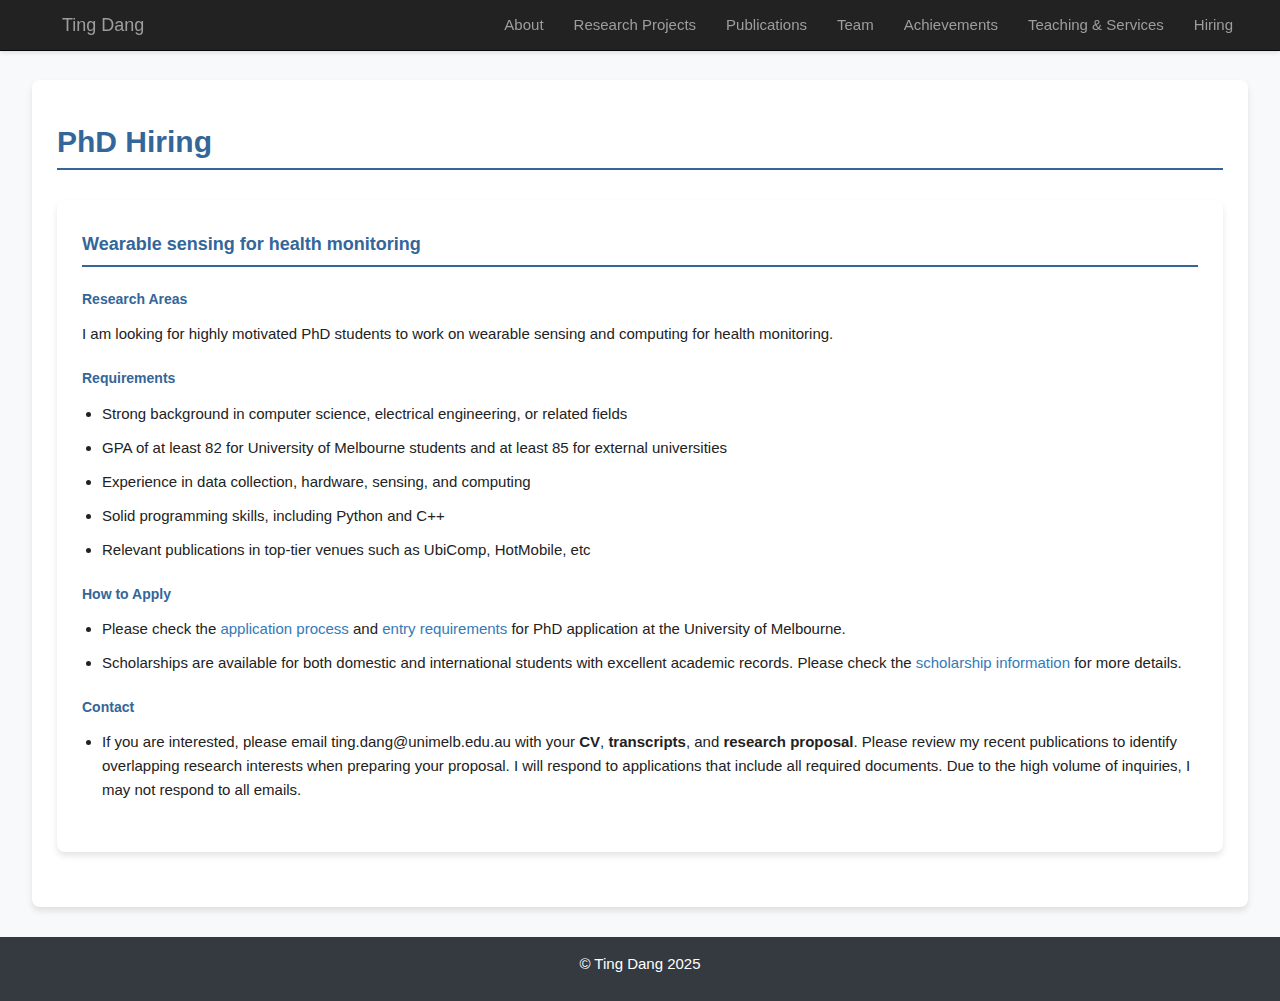
<file: hiring.html>
<!DOCTYPE HTML PUBLIC "-//W3C//DTD HTML 4.01 Transitional//EN"
"http://www.w3.org/TR/html4/loose.dtd">
<html xmlns="http://www.w3.org/1999/xhtml">
<head>
    <title>Ting Dang | Hiring</title>
    
    <meta http-equiv="Content-Type" content="text/html; charset=utf-8" />
    <meta name="viewport" content="width=device-width, initial-scale=1, maximum-scale=1.0, user-scalable=no">
    <meta name="author" content="Ting Dang">
    <meta name="description" content="University of Melbourne, Australia">
    <meta name="og:title" content="Ting Dang">
    
    <!-- Update Bootstrap version to match index.html -->
    <link rel="stylesheet" href="https://maxcdn.bootstrapcdn.com/bootstrap/3.3.6/css/bootstrap.min.css">
    <link href="https://use.fontawesome.com/releases/v5.0.6/css/all.css" rel="stylesheet">
    <link href="style.css" rel="stylesheet">
    <link rel="shortcut icon" href="mel.jpg" type="image/x-icon">
    <style>
        body {
            font-family: 'Roboto', sans-serif;
            background-color: #f8f9fa;
            line-height: 1.6;
            padding-top: 50px;
        }
        .navbar {
            box-shadow: 0 2px 4px rgba(0,0,0,.1);
        }
        .section-title {
            color: #336699;
            border-bottom: 2px solid #336699;
            padding-bottom: 10px;
            margin-bottom: 25px;
        }
        .content-section {
            background-color: #ffffff;
            border-radius: 8px;
            box-shadow: 0 4px 6px rgba(0,0,0,.1);
            padding: 25px;
            margin-bottom: 30px;
        }
        .sub-section {
            margin-bottom: 25px;
        }
        .sub-section h5 {
            color: #336699;
            margin-bottom: 15px;
            font-weight: bold;
        }
        .content-section ul {
            padding-left: 20px;
        }
        .content-section li {
            margin-bottom: 10px;
        }
        .footer {
            background-color: #343a40;
            color: #ffffff;
            padding: 15px 0;
            margin-top: 30px;
        }

        @media (max-width: 767px) {
            .navbar-nav {
                margin: 0;
            }
            .navbar-nav > li {
                float: none;
            }
            .navbar-nav > li > a {
                padding-top: 10px;
                padding-bottom: 10px;
            }
            .navbar-collapse {
                border-top: 1px solid #444;
            }
        }

        @media (min-width: 768px) {
            .navbar-nav {
                float: right;
            }
        }
    </style>
</head>

<body>
    <nav class="navbar navbar-inverse navbar-fixed-top">
        <div class="wide-container">
            <div class="navbar-header">
                <button type="button" class="navbar-toggle collapsed" data-toggle="collapse" data-target="#navbar" aria-expanded="false" aria-controls="navbar">
                    <span class="sr-only">Toggle navigation</span>
                    <span class="icon-bar"></span>
                    <span class="icon-bar"></span>
                    <span class="icon-bar"></span>
                </button>
                <a class="navbar-brand" href="index.html">Ting Dang</a>
            </div>
            <div id="navbar" class="collapse navbar-collapse">
                <ul class="nav navbar-nav navbar-right">
                    <li><a href="index.html">About</a></li>
                    <li><a href="research_projects.html">Research Projects</a></li>
                    <li><a href="publications.html">Publications</a></li>
                    <li><a href="people.html">Team</a></li>
                    <li><a href="achievements.html">Achievements</a></li>
                    <li><a href="teaching_and_services.html">Teaching & Services</a></li>
                    <li><a href="hiring.html">Hiring</a></li>
                </ul>
            </div>
        </div>
    </nav>

    <div class="wide-container content-section">
        <h2 class="section-title">PhD Hiring</h2>
        
        <!-- <div class="content-section">
            <h4 class="section-title"><a href="https://findanexpert.unimelb.edu.au/opportunity/1400-ritual--reliable-and-trustworthy-machine-learning-for-time-series-modeling-in-mobile-health" style="color: inherit;">RiTuaL: Reliable and Trustworthy Machine Learning for Time Series Modelling in Mobile Health [1 position]</a></h4>
            <h5>Joint PhD program University of Melbourne - University of Birmingham</h5>
            <p>Mobile health (mHealth) applications are revolutionizing healthcare by continuously monitoring environmental factors (e.g., light intensity) and personal attributes (e.g., heart rate, motion, location) to provide health-related predictions (e.g., diagnostics) and analytics. This technology enables long-term, out-of-clinic monitoring without requiring active user participation. These applications need to be safe in terms of:</p>
            <ol>
                <li>The accuracy of health predictions across various contexts.</li>
                <li>Output confidence of the prediction.</li>
            </ol>
            <p>Despite the popularity of machine learning in mHealth, ensuring safety is open as data distribution naturally shifts in-the-wild. Following types of shifts become more complex in mHealth as the data is sequential.</p>
            <p>In this project we will enhance the accuracy and reliability of mHealth predictions, with long-term goals of translating findings into clinical practice. Key Research Questions:</p>
            <ol>
                <li>
                    <i>Quantifying Data Distribution Shifts:</i>
                    <ul>
                        <li>How can we quantify shifts in data distribution for mHealth sensing modalities?</li>
                        <li>Develop methods to connect empirical advancements with theoretical understanding.</li>
                    </ul>
                </li>
                <li>
                    <i>Building Robust mHealth Models:</i>
                    <ul>
                        <li>How can we create mHealth models that remain accurate despite distribution shifts?</li>
                        <li>Explore representation learning and domain adaptation to enhance model robustness.</li>
                    </ul>
                </li>
                <li>
                    <i>Reliable Uncertainty Estimates:</i>
                    <ul>
                        <li>How can we ensure mHealth models produce reliable uncertainty estimates even with data shifts?</li>
                        <li>Integrate advanced uncertainty quantification methods to improve model reliability.</li>
                    </ul>
                </li>
            </ol>
            <p>This project brings together expertise in time series modeling, mobile sensing, and machine learning reliability to address these critical challenges in mHealth.</p>
            <p><strong>Supervisors:</strong> Dr. Ting Dang (University of Melbourne) and Dr. Abhirup Ghosh (University of Birmingham)</p>
            <p><strong>Anticipated start date:</strong> Early 2025</p>
            <p><strong>Note:</strong> This Joint PhD project will be primarily based at the University of Melbourne with a minimum 12-month stay at the University of Birmingham.</p>
            
            <h5>Requirements</h5>
            <ul>
                <li>Master degree in computer science or related fields</li>
                <li>Weighted Average Mark (WAM) > 85/100 (82 for Unimelb Students)</li>
                <li>Relevant publications in top venues</li>
            </ul>
            
            <h5>How to Apply</h5>
            <p>To apply for this position, please send the following documents to both Dr. Ting Dang (ting.dang@unimelb.edu.au) and Dr. Abhirup Ghosh (a.ghosh.1@bham.ac.uk):</p>
            <ul>
                <li>CV</li>
                <li>Academic transcripts</li>
                <li>A brief statement of research interests (1-2 pages)</li>
                <li>Samples of published papers</li>
            </ul>
        </div> -->

        <div class="content-section">
            <h4 class="section-title">Wearable sensing for health monitoring</h4>
            <div class="sub-section">
                <h5>Research Areas</h5>
                <p>I am looking for highly motivated PhD students to work on wearable sensing and computing for health monitoring. </p>
            </div>

            <div class="sub-section">
                <h5>Requirements</h5>
                <ul>
                    <li>Strong background in computer science, electrical engineering, or related fields</li>
                    <li>GPA of at least 82 for University of Melbourne students and at least 85 for external universities</li>
                    <li>Experience in data collection, hardware, sensing, and computing</li>
                    <li>Solid programming skills, including Python and C++</li>
                    <li>Relevant publications in top-tier venues such as UbiComp, HotMobile, etc</li>
                </ul>
            </div>

            <div class="sub-section">
                <h5>How to Apply</h5>
                <ul>
                    <li>Please check the <a href="https://study.unimelb.edu.au/how-to-apply/graduate-research">application process</a> and <a href="https://study.unimelb.edu.au/find/courses/graduate/doctor-of-philosophy-engineering-and-it/entry-requirements/">entry requirements</a> for PhD application at the University of Melbourne.</li>
                    <li>Scholarships are available for both domestic and international students with excellent academic records. Please check the <a href="https://scholarships.unimelb.edu.au/awards/graduate-research-scholarships">scholarship information</a> for more details.</li>
                </ul>
            </div>

            <div class="sub-section">
                <h5>Contact</h5>
                <ul>
                    <li>If you are interested, please email ting.dang@unimelb.edu.au with your <strong>CV</strong>, <strong>transcripts</strong>, and <strong>research proposal</strong>. Please review my recent publications to identify overlapping research interests when preparing your proposal. I will respond to applications that include all required documents. Due to the high volume of inquiries, I may not respond to all emails.</li>
                </ul>
            </div>
        </div>

        <!-- <div class="content-section">
            <h4 class="section-title"><a href="https://findanexpert.unimelb.edu.au/opportunity/1406-harnessing-ai-for-continuous-glucose-monitoring-and-diabetes-management" style="color: inherit;">Harnessing AI for Continuous Glucose Monitoring and Diabetes Management [1 position]</a></h4>
            <p>Continuous glucose monitoring (CGM) has revolutionized the management of type 1 diabetes. The continuous acquisition of glucose readings, combined with other physiological and biochemical data from electronic medical records, provides extensive and detailed insights into the daily fluctuations of glucose levels and associated physiological changes. Artificial intelligence (AI) has been increasingly employed to analyze these health data sets, facilitating personalized care for individuals with diabetes and enabling the adaptation of treatments for complex clinical presentations.</p>
            <p>This PhD project aims to investigate the application of AI in analyzing glucose signals to identify individuals at high risk and diagnose those who may develop severe hypoglycemia or other diabetes-related complications. Specifically, the objectives of this project are:</p>
            <ul>
                <li>To develop AI algorithms for CGM data to identify high-risk individuals and improve diabetes management</li>
                <li>To integrate multimodal data for enhanced diabetes monitoring</li>
                <li>To develop personalized models for the management of diabetes</li>
            </ul>
            <p><strong>Supervisors:</strong> Prof. Elif Ekinci and Dr. Ting Dang, University of Melbourne</p>
            <p><strong>Anticipated start date:</strong> Early 2025</p>

            <h5>Requirements</h5>
            <ul>
                <li>Master degree in computer science or related fields</li>
                <li>Weighted Average Mark (WAM) > 85/100 (82 for Unimelb Students)</li>
                <li>Relevant publications in top venues</li>
            </ul>
            
            <h5>How to Apply</h5>
            <p>To apply for this position, please send the following documents to Ting Dang (ting.dang@unimelb.edu.au):</p>
            <ul>
                <li>CV</li>
                <li>Academic transcripts</li>
                <li>A brief statement of research interests (1-2 pages)</li>
                <li>Samples of published papers</li>
            </ul>
        </div> -->
<!-- 
        <div class="content-section">
            <h4 class="section-title">General PhD Positions</h4>
            <div class="sub-section">
                <h5>Research Areas</h5>
                <p>I am looking for highly motivated PhD students to work on the following research areas:</p>
                <ul>
                    <li>Machine learning for mobile health</li>
                    <li>Time series modeling</li>
                    <li>Speech and audio processing</li>
                    <li>Wearable sensing and computing for health</li>
                </ul>
            </div>

            <div class="sub-section">
                <h5>Requirements</h5>
                <ul>
                    <li>Strong background in computer science, electrical engineering, or related fields</li>
                    <li>GPA over 82 for University of Melbourne students and 85 for external universities</li>
                    <li>Solid programming skills (e.g., Python, C++)</li>
                    <li>Relevant publications in top venues</li>
                    <li>Excellent communication and writing skills in English</li>
                    <li>Self-motivated and able to work independently</li>
                </ul>
            </div>

            <div class="sub-section">
                <h5>How to Apply</h5>
                <ul>
                    <li>Please check the <a href="https://study.unimelb.edu.au/how-to-apply/graduate-research">application process</a> and <a href="https://study.unimelb.edu.au/find/courses/graduate/doctor-of-philosophy-engineering-and-it/entry-requirements/">entry requirements</a> for PhD application at the University of Melbourne.</li>
                    <li>Scholarships are available for both domestic and international students with excellent academic records. Please check the <a href="https://scholarships.unimelb.edu.au/awards/graduate-research-scholarships">scholarship information</a> for more details.</li>
                </ul>
            </div>

            <div class="sub-section">
                <h5>Contact</h5>
                <ul>
                    <li>If you are interested, please email ting.dang@unimelb.edu.au with your CV, transcripts, and/or other related documents. Please be aware that due to the high volume of inquiries, I may not be able to respond to all emails.</li>
                    <li>Please take a look at my recent publications to identify any overlapping interests. Submitting a research proposal or potential projects that align with these interests would be very useful.</li>
                </ul>
            </div>
        </div> -->

    </div>

    <footer class="footer">
        <div class="wide-container">
            <p class="text-center mb-0">&copy; Ting Dang 2025</p>
        </div>
    </footer>

    <!-- Update script versions to match index.html -->
    <script src="https://code.jquery.com/jquery-1.11.0.min.js"></script>
    <script src="https://maxcdn.bootstrapcdn.com/bootstrap/3.2.0/js/bootstrap.min.js"></script>
    <script>
        $(document).ready(function() {
            // Close the navbar when a menu item is clicked
            $('.navbar-nav>li>a').on('click', function(){
                $('.navbar-collapse').collapse('hide');
            });
        });
    </script>
</body>
</html>
</file>
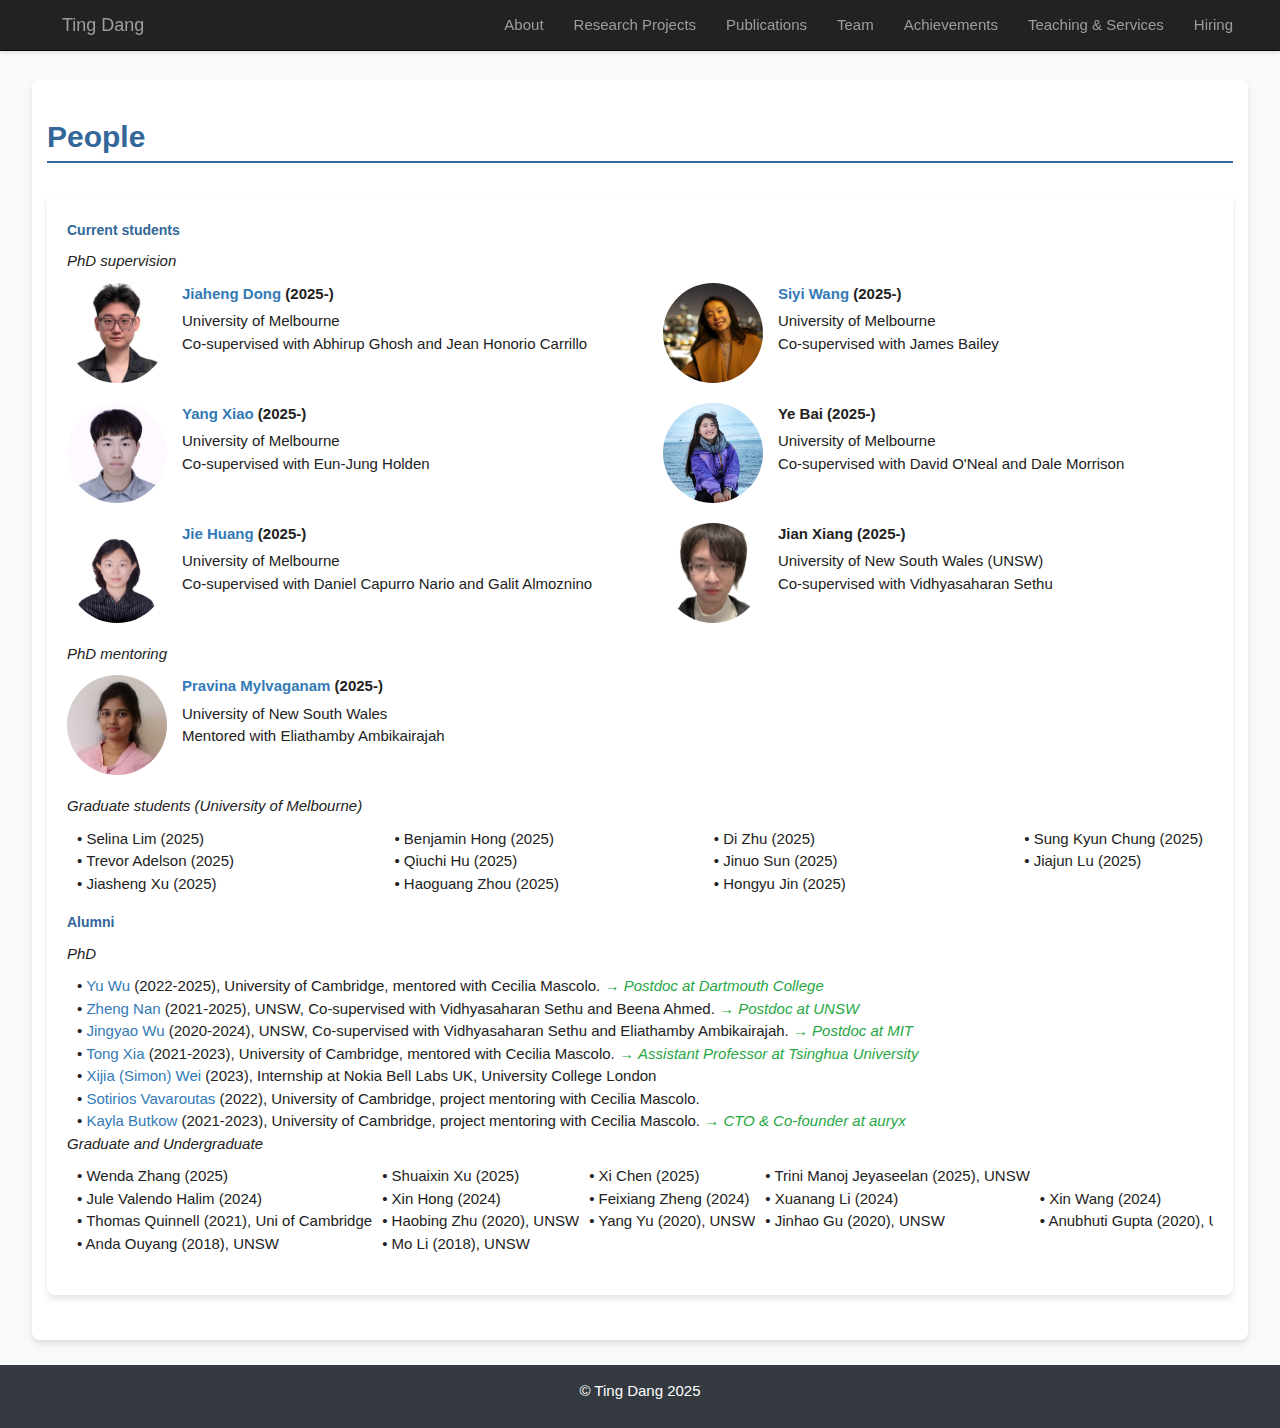
<file: people.html>
<!DOCTYPE HTML PUBLIC "-//W3C//DTD HTML 4.01 Transitional//EN"
"http://www.w3.org/TR/html4/loose.dtd">
<html xmlns="http://www.w3.org/1999/xhtml">
<head>
    <title>Ting Dang | People</title>
    
    <meta http-equiv="Content-Type" content="text/html; charset=utf-8" />
    <meta name="viewport" content="width=device-width, initial-scale=1, maximum-scale=1.0, user-scalable=no">
    <meta name="author" content="Ting Dang">
    <meta name="description" content="University of Melbourne, Australia">
    <meta name="og:title" content="Ting Dang">
    
    <!-- Change to Bootstrap 3 -->
    <link rel="stylesheet" href="https://maxcdn.bootstrapcdn.com/bootstrap/3.3.6/css/bootstrap.min.css">
    <link href="https://use.fontawesome.com/releases/v5.0.6/css/all.css" rel="stylesheet">
    <link href="style.css" rel="stylesheet">
    <link rel="shortcut icon" href="mel.jpg" type="image/x-icon">
    
    <!-- Keep existing styles but update navbar related styles -->
    <style>
        body {
            font-family: 'Roboto', sans-serif;
            background-color: #f8f9fa;
            line-height: 1.5;
            padding-top: 50px;
        }
        .navbar {
            box-shadow: 0 2px 4px rgba(0,0,0,.1);
        }
        .section-title {
            color: #336699;
            border-bottom: 2px solid #336699;
            padding-bottom: 8px;
            margin-bottom: 25px;
        }
        .content-section {
            background-color: #ffffff;
            border-radius: 8px;
            box-shadow: 0 4px 6px rgba(0,0,0,.1);
            padding: 20px;
            margin-bottom: 25px;
        }
        .sub-section {
            margin-bottom: 20px;
        }
        .sub-section h5 {
            font-weight: bold;
            color: #336699;
            margin-bottom: 12px;
        }
        .career-transition {
            color: #28a745;
            font-style: italic;
            font-weight: 500;
        }
        .career-transition::before {
            content: "→ ";
            font-weight: bold;
        }
        .student-list {
            display: flex;
            flex-wrap: wrap;
            justify-content: space-between;
        }
        .student-item {
            width: 48%;
            margin-bottom: 20px;
            display: flex;
            align-items: flex-start;
        }
        .student-photo {
            width: 100px;
            height: 100px;
            border-radius: 50%;
            object-fit: cover;
            margin-right: 15px;
        }
        .student-photo[src="xiao.png"] {
            object-position: center 30%;
        }
        .student-photo[src="jian.jpg"] {
            object-position: center 20%;
        }
        .student-info {
            flex: 1;
        }
        .student-name {
            font-weight: bold;
            margin-bottom: 5px;
        }
        .footer {
            background-color: #343a40;
            color: #ffffff;
            padding: 15px 0;
            margin-top: 25px;
        }
        .student-table {
            width: 100%;
            border-collapse: separate;
            border-spacing: 10px 0;
        }
        .student-table td {
            width: 33.33%;
            vertical-align: top;
            padding: 0;
            white-space: nowrap;
            overflow: hidden;
            text-overflow: ellipsis;
        }
        
        @media (max-width: 767px) {
            .navbar-nav {
                margin: 0;
            }
            .navbar-nav > li {
                float: none;
            }
            .navbar-nav > li > a {
                padding-top: 10px;
                padding-bottom: 10px;
            }
            .navbar-collapse {
                border-top: 1px solid #444;
            }
            .student-item {
                width: 100%;
                flex-direction: column;
                align-items: center;
                text-align: center;
            }
            .student-photo {
                margin-right: 0;
                margin-bottom: 10px;
            }
            .student-table {
                border-spacing: 0;
            }
            .student-table td {
                display: block;
                width: 100%;
                margin-bottom: 10px;
            }
        }

        @media (min-width: 768px) {
            .navbar-nav {
                float: right;
            }
        }

        @media (min-width: 768px) and (max-width: 991px) {
            .student-item {
                width: 100%;
            }
        }

        .wide-container {
            width: 95%;
            max-width: 1800px;
            margin-left: auto;
            margin-right: auto;
            padding-left: 15px;
            padding-right: 15px;
        }

        .content-section {
            margin-top: 30px;
        }

        @media (max-width: 767px) {
            .wide-container {
                width: 98%;
                padding-left: 10px;
                padding-right: 10px;
            }
        }

        /* Add lab banner styles from index.html */
        .lab-banner-container {
            width: 100%;
            margin-left: 0;
            margin-right: 0;
            margin-top: 50px;
            padding: 0;
            position: relative;
        }
        
        .lab-banner {
            position: relative;
            height: 600px;
            width: 100%;
            overflow: hidden;
            color: white;
            margin: 0;
            padding: 0;
        }
        
        .lab-banner::before {
            content: "";
            position: absolute;
            top: 0;
            left: 0;
            width: 100%;
            height: 100%;
            background: linear-gradient(rgba(0,0,0,0.5), rgba(0,0,0,0.7));
            z-index: 1;
        }
        
        .lab-banner .content {
            position: absolute;
            top: 50%;
            left: 50%;
            transform: translate(-50%, -50%);
            z-index: 2;
            text-align: center;
            width: 80%;
            max-width: 1000px;
        }
        
        .lab-banner h2 {
            color: white;
            margin-bottom: 30px;
            font-weight: bold;
            font-size: 56px;
            text-shadow: 2px 2px 4px rgba(0,0,0,0.7);
        }
        
        .lab-banner .lead {
            color: white;
            font-size: 24px;
            margin: 0 auto;
            text-shadow: 1px 1px 3px rgba(0,0,0,0.7);
            line-height: 1.6;
        }
        
        .lab-background {
            position: absolute;
            top: 0;
            left: 0;
            width: 100%;
            height: 100%;
            object-fit: cover;
            object-position: center;
            z-index: 0;
        }
        
        /* Update mobile styles */
        @media (max-width: 767px) {
            .lab-banner {
                height: 400px;
            }
            .lab-banner h2 {
                font-size: 36px;
            }
            .lab-banner .lead {
                font-size: 20px;
            }
            /* ... rest of existing mobile styles ... */
        }
    </style>
</head>

<body>
    <!-- Update navbar to match index.html -->
    <nav class="navbar navbar-inverse navbar-fixed-top">
        <div class="wide-container">
            <div class="navbar-header">
                <button type="button" class="navbar-toggle collapsed" data-toggle="collapse" data-target="#navbar" aria-expanded="false" aria-controls="navbar">
                    <span class="sr-only">Toggle navigation</span>
                    <span class="icon-bar"></span>
                    <span class="icon-bar"></span>
                    <span class="icon-bar"></span>
                </button>
                <a class="navbar-brand" href="index.html">Ting Dang</a>
            </div>
            <div id="navbar" class="collapse navbar-collapse">
                <ul class="nav navbar-nav navbar-right">
                    <li><a href="index.html">About</a></li>
                    <li><a href="research_projects.html">Research Projects</a></li>
                    <li><a href="publications.html">Publications</a></li>
                    <li><a href="people.html">Team</a></li>
                    <li><a href="achievements.html">Achievements</a></li>
                    <li><a href="teaching_and_services.html">Teaching & Services</a></li>
                    <li><a href="hiring.html">Hiring</a></li>
                </ul>
            </div>
        </div>
    </nav>

    <div class="wide-container content-section">
        <h2 class="section-title">People</h2>
        
        <div class="content-section">
            <div class="sub-section">
                <h5>Current students</h5>
                <p><em>PhD supervision</em></p>
                <div class="student-list">
                    <div class="student-item">
                        <img src="jiaheng.jpg" alt="Jiaheng Dong" class="student-photo">
                        <div class="student-info">
                            <div class="student-name">
                                <a href="https://www.linkedin.com/in/jiaheng-dong-a9a575319/" target="_blank">Jiaheng Dong</a> (2025-)
                            </div>
                            <div>University of Melbourne</div>
                            <div>Co-supervised with Abhirup Ghosh and Jean Honorio Carrillo</div>
                        </div>
                    </div>
                    <div class="student-item">
                        <img src="siyi.jpg" alt="Siyi Wang" class="student-photo">
                        <div class="student-info">
                            <div class="student-name">
                                <a href="https://www.linkedin.com/in/siyi-wang-306316160/" target="_blank">Siyi Wang</a> (2025-)
                            </div>
                            <div>University of Melbourne</div>
                            <div>Co-supervised with James Bailey</div>
                        </div>
                    </div>
                    <div class="student-item">
                        <img src="xiao.png" alt="Yang Xiao" class="student-photo">
                        <div class="student-info">
                            <div class="student-name">
                                <a href="https://swagshaw.github.io/" target="_blank">Yang Xiao</a> (2025-)
                            </div>
                            <div>University of Melbourne</div>
                            <div>Co-supervised with Eun-Jung Holden</div>
                        </div>
                    </div>
                    <div class="student-item">
                        <img src="ye.jpg" alt="Ye Bai" class="student-photo">
                        <div class="student-info">
                            <div class="student-name">Ye Bai (2025-)</div>
                            <div>University of Melbourne</div>
                            <div>Co-supervised with David O'Neal and Dale Morrison</div>
                        </div>
                    </div>
                    <div class="student-item">
                        <img src="jie.jpg" alt="Jie Huang" class="student-photo">
                        <div class="student-info">
                            <div class="student-name">
                                <a href="https://www.linkedin.com/in/jie-huang-hayley/" target="_blank">Jie Huang</a> (2025-)
                            </div>
                            <div>University of Melbourne</div>
                            <div>Co-supervised with Daniel Capurro Nario and Galit Almoznino</div>
                        </div>
                    </div>
                    <div class="student-item">
                        <img src="jian.jpg" alt="Jian Xiang" class="student-photo">
                        <div class="student-info">
                            <div class="student-name">Jian Xiang (2025-)</div>
                            <div>University of New South Wales (UNSW)</div>
                            <div>Co-supervised with Vidhyasaharan Sethu</div>
                        </div>
                    </div>
                </div>

                <p><em>PhD mentoring</em></p>
                <div class="student-list">
                    <div class="student-item">
                        <img src="pravina.jpeg" alt="Pravina Mylvaganam" class="student-photo">
                        <div class="student-info">
                            <div class="student-name">
                                <a href="https://scholar.google.com/citations?hl=en&user=TVEN08QAAAAJ&view_op=list_works&sortby=pubdate" target="_blank">Pravina Mylvaganam</a> (2025-)
                            </div>
                            <div>University of New South Wales</div>
                            <div>Mentored with Eliathamby Ambikairajah</div>
                        </div>
                    </div>
                    <!-- <div class="student-item">
                        <img src="mujieliu.jpeg" alt="Mujie Liu" class="student-photo">
                        <div class="student-info">
                            <div class="student-name"><a href="https://scholar.google.com/citations?user=Cw8nwaQAAAAJ&hl=zh-CN">Mujie Liu</a> (2024-)</div>
                            <div>Federation University</div>
                            <div>Mentored with Feng Xia</div>
                        </div>
                    </div> -->
                </div>
                
                <p><em>Graduate students (University of Melbourne)</em></p>
                <div class="table-responsive">
                    <table class="student-table">
                        <tr>
                            <td>• Selina Lim (2025)</td>
                            <td>• Benjamin Hong (2025)</td>
                            <td>• Di Zhu (2025)</td>
                            <td>• Sung Kyun Chung (2025)</td>
                        </tr>
                        <tr>
                            <td>• Trevor Adelson (2025)</td>
                            <td>• Qiuchi Hu (2025)</td>
                            <td>• Jinuo Sun (2025)</td>
                            <td>• Jiajun Lu (2025)</td>
                        </tr>
                        <tr>
                            <td>• Jiasheng Xu (2025)</td>
                            <td>• Haoguang Zhou (2025)</td>
                            <td>• Hongyu Jin (2025)</td>
                        </tr>
                    </table>
                </div>
            </div>

            <div class="sub-section">
                <h5>Alumni</h5>
                <p><em>PhD</em></p>
                <div class="table-responsive">
                    <table class="student-table">
                        <tr>
                            <td>• <a href="https://yvonneywu.github.io/">Yu Wu</a> (2022-2025), University of Cambridge, mentored with Cecilia Mascolo. <span class="career-transition">Postdoc at Dartmouth College</span></td>
                        </tr>
                        <tr>
                            <td>• <a href="https://scholar.google.com.au/citations?user=iuyHfXEAAAAJ&hl=zh-CN">Zheng Nan</a> (2021-2025), UNSW, Co-supervised with Vidhyasaharan Sethu and Beena Ahmed. <span class="career-transition">Postdoc at UNSW</span></td>
                        </tr>
                        <tr>
                            <td>• <a href="https://sites.google.com/view/jingyaowu/home?authuser=0">Jingyao Wu</a> (2020-2024), UNSW, Co-supervised with Vidhyasaharan Sethu and Eliathamby Ambikairajah. <span class="career-transition">Postdoc at MIT</span></td>
                        </tr>
                        <tr>
                            <td>• <a href="https://xtxiatong.github.io/">Tong Xia</a> (2021-2023), University of Cambridge, mentored with Cecilia Mascolo. <span class="career-transition">Assistant Professor at Tsinghua University</span></td>
                        </tr>
                        <tr>
                            <td>• <a href="https://xijiawei.com/">Xijia (Simon) Wei</a> (2023), Internship at Nokia Bell Labs UK, University College London</td>
                        </tr>
                        <tr>
                            <td>• <a href="https://www.cst.cam.ac.uk/people/sv455">Sotirios Vavaroutas</a> (2022), University of Cambridge, project mentoring with Cecilia Mascolo.</td>
                        </tr>
                        <tr>
                            <td>• <a href="https://www.cst.cam.ac.uk/people/kjb85">Kayla Butkow</a> (2021-2023), University of Cambridge, project mentoring with Cecilia Mascolo. <span class="career-transition">CTO & Co-founder at auryx</span></td>
                        </tr>
                    </table>
                </div>
                <div class="mt-4"></div> <!-- Added spacing -->
                <p><em>Graduate and Undergraduate</em></p>
                <div class="table-responsive">
                    <table class="student-table">
                        <tr>
                            <td>• Wenda Zhang (2025)</td>
                            <td>• Shuaixin Xu (2025)</td>
                            <td>• Xi Chen (2025)</td>
                            <td>• Trini Manoj Jeyaseelan (2025), UNSW</td>
                        </tr>
                        <tr>
                            <td>• Jule Valendo Halim (2024)</td>
                            <td>• Xin Hong (2024)</td>
                            <td>• Feixiang Zheng (2024)</td>
                            <td>• Xuanang Li (2024)</td>
                            <td>• Xin Wang (2024)</td>
                        </tr>
                        <tr>
                            <td>• Thomas Quinnell (2021), Uni of Cambridge</td>
                            <td>• Haobing Zhu (2020), UNSW</td>
                            <td>• Yang Yu (2020), UNSW</td>
                            <td>• Jinhao Gu (2020), UNSW</td>
                            <td>• Anubhuti Gupta (2020), UNSW</td>
                        </tr>
                        <tr>
                            <td>• Anda Ouyang (2018), UNSW</td>
                            <td>• Mo Li (2018), UNSW</td>
                        </tr>
                    </table>
                </div>
            </div>
        </div>
    </div>

    <footer class="footer">
        <div class="wide-container">
            <p class="text-center mb-0">&copy; Ting Dang 2025</p>
        </div>
    </footer>

    <!-- Update jQuery and add Popper.js -->
    <script src="https://code.jquery.com/jquery-3.5.1.slim.min.js"></script>
    <script src="https://cdn.jsdelivr.net/npm/@popperjs/core@2.5.3/dist/umd/popper.min.js"></script>
    <!-- Update Bootstrap JS to version 4.5.2 -->
    <script src="https://stackpath.bootstrapcdn.com/bootstrap/4.5.2/js/bootstrap.min.js"></script>
</body>
</html>
</file>
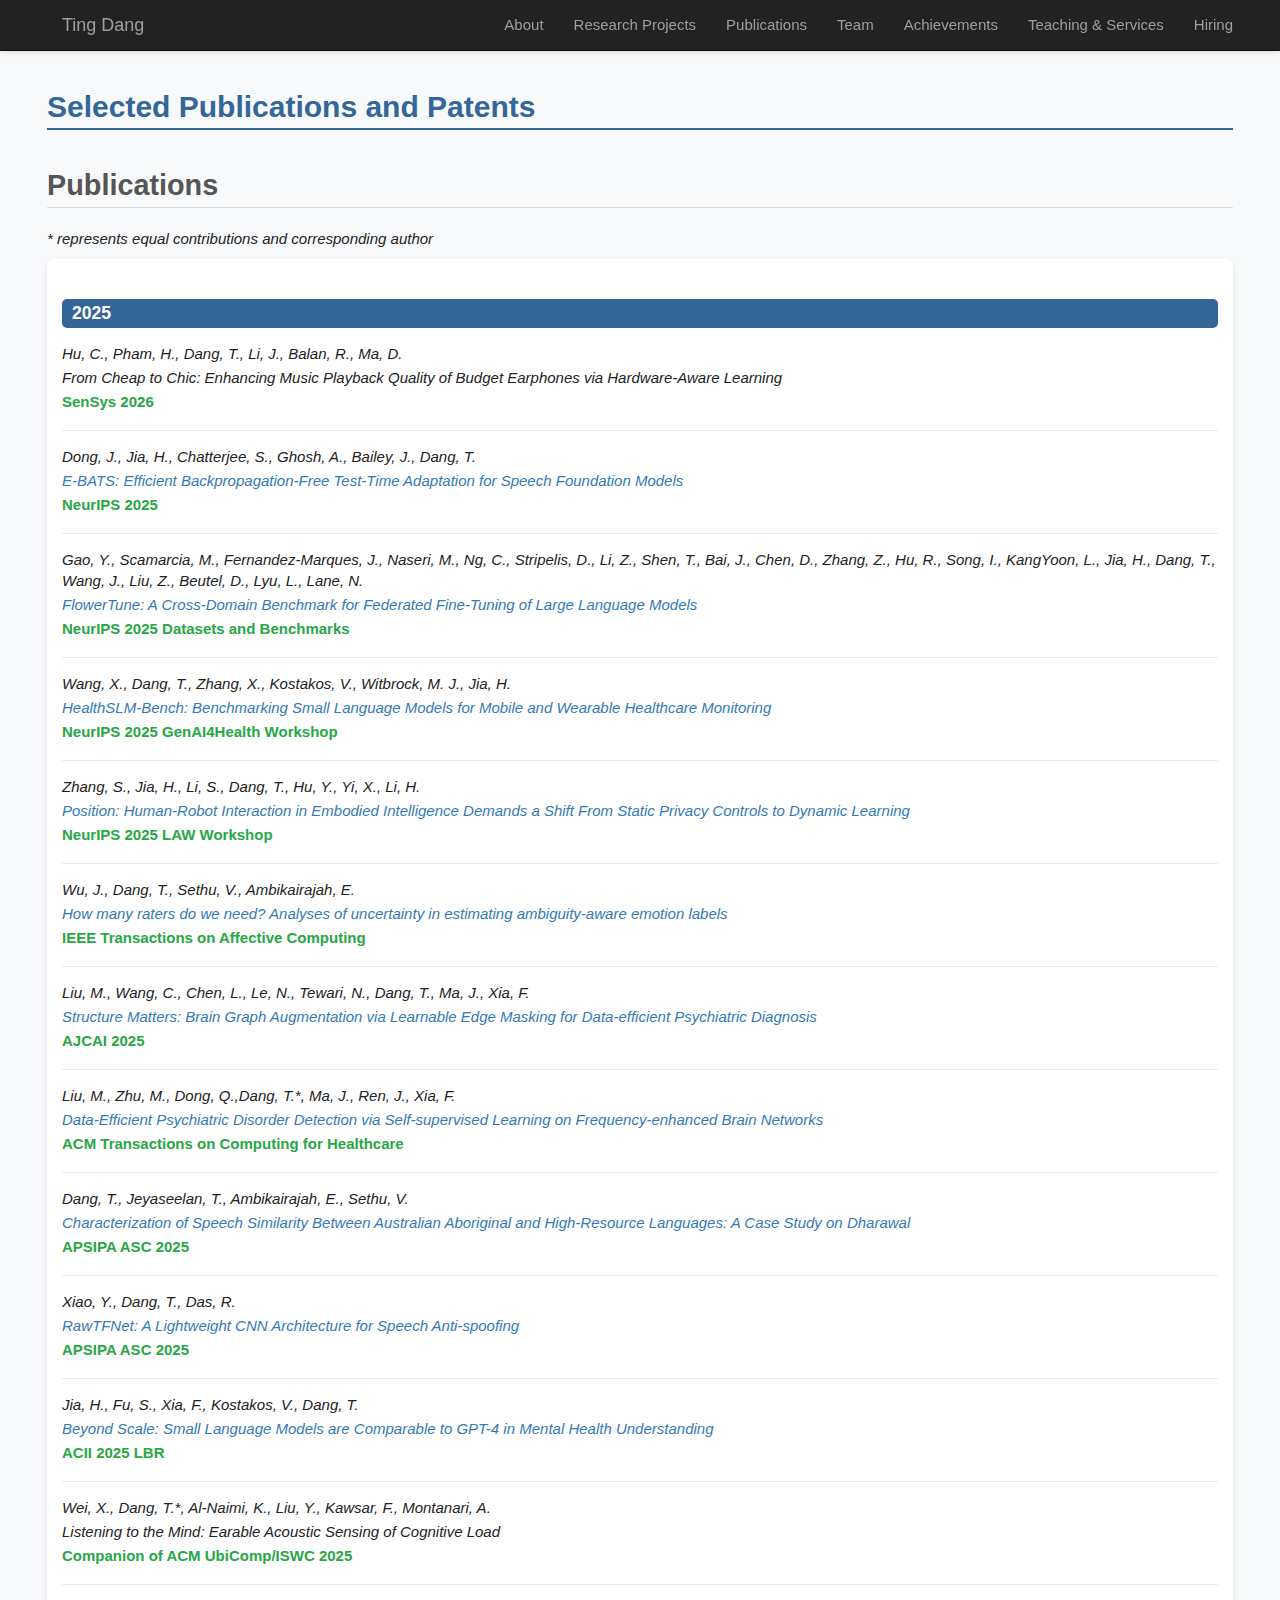
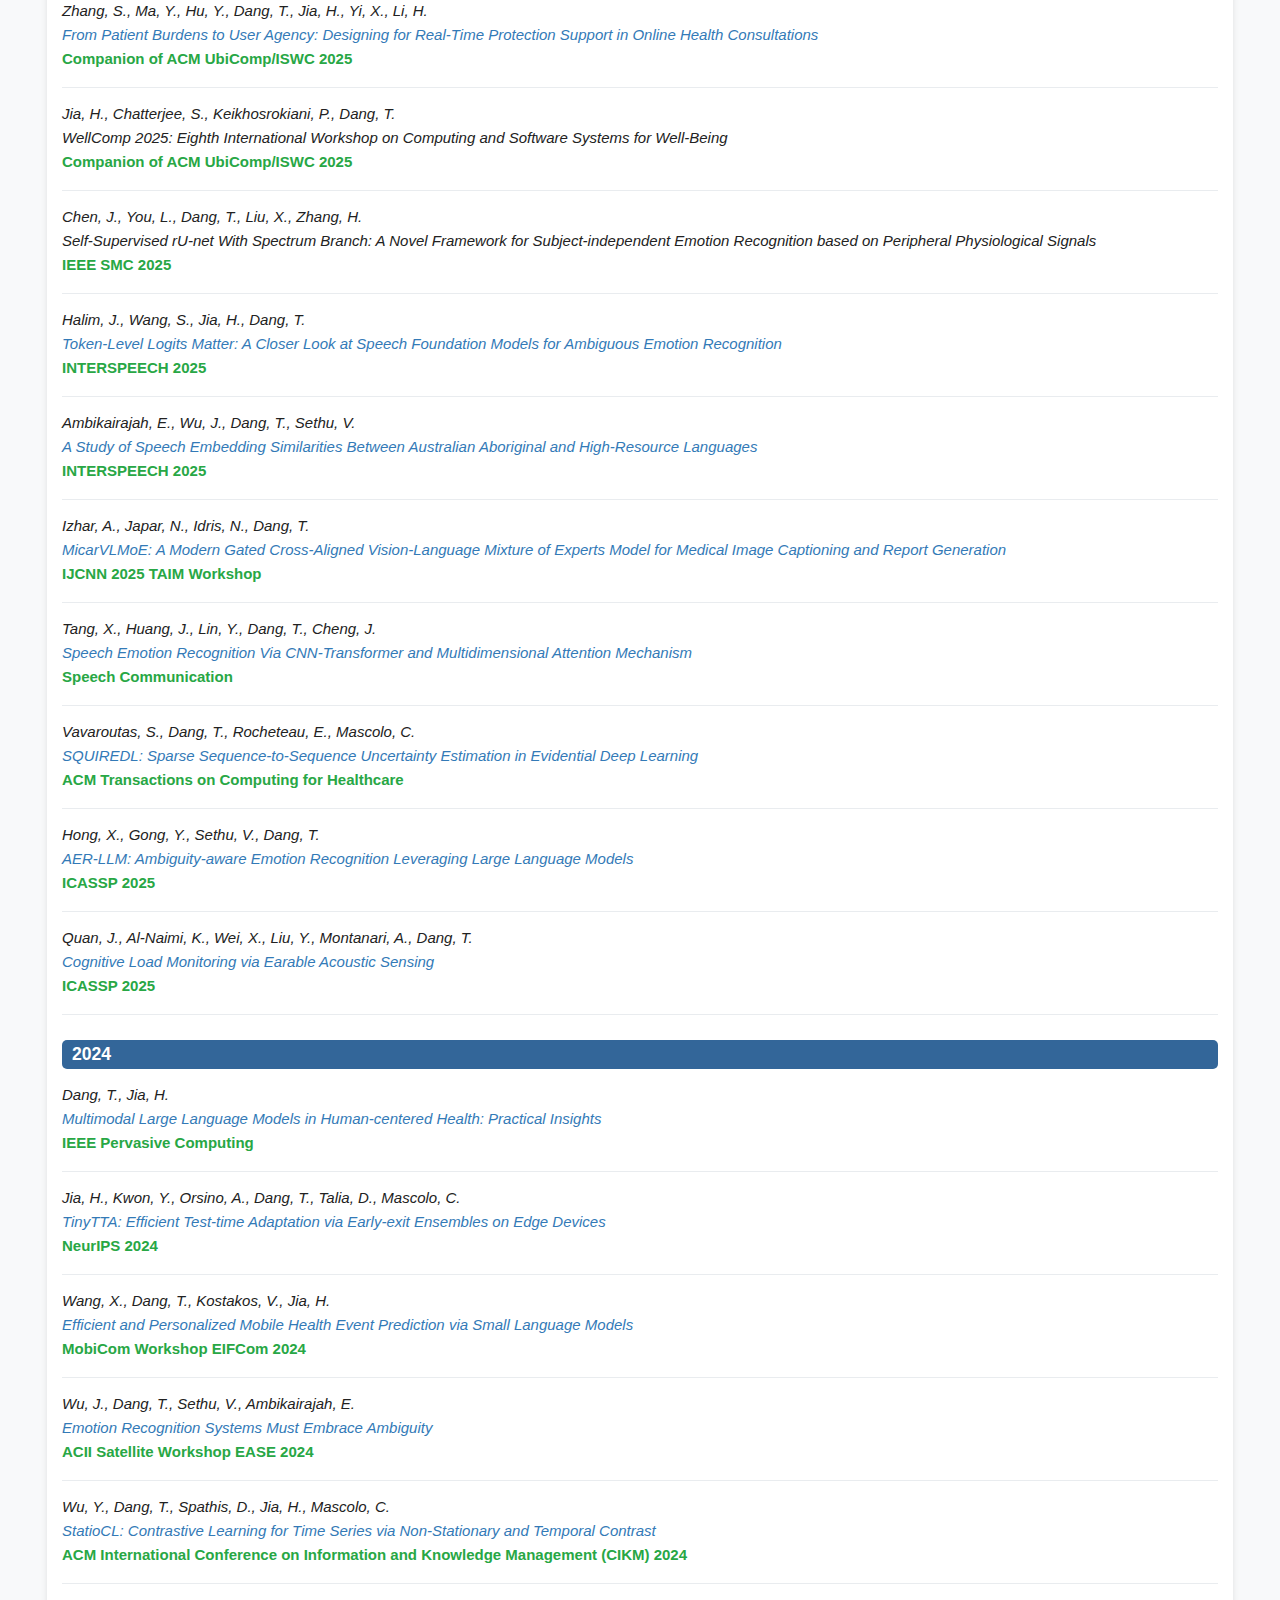
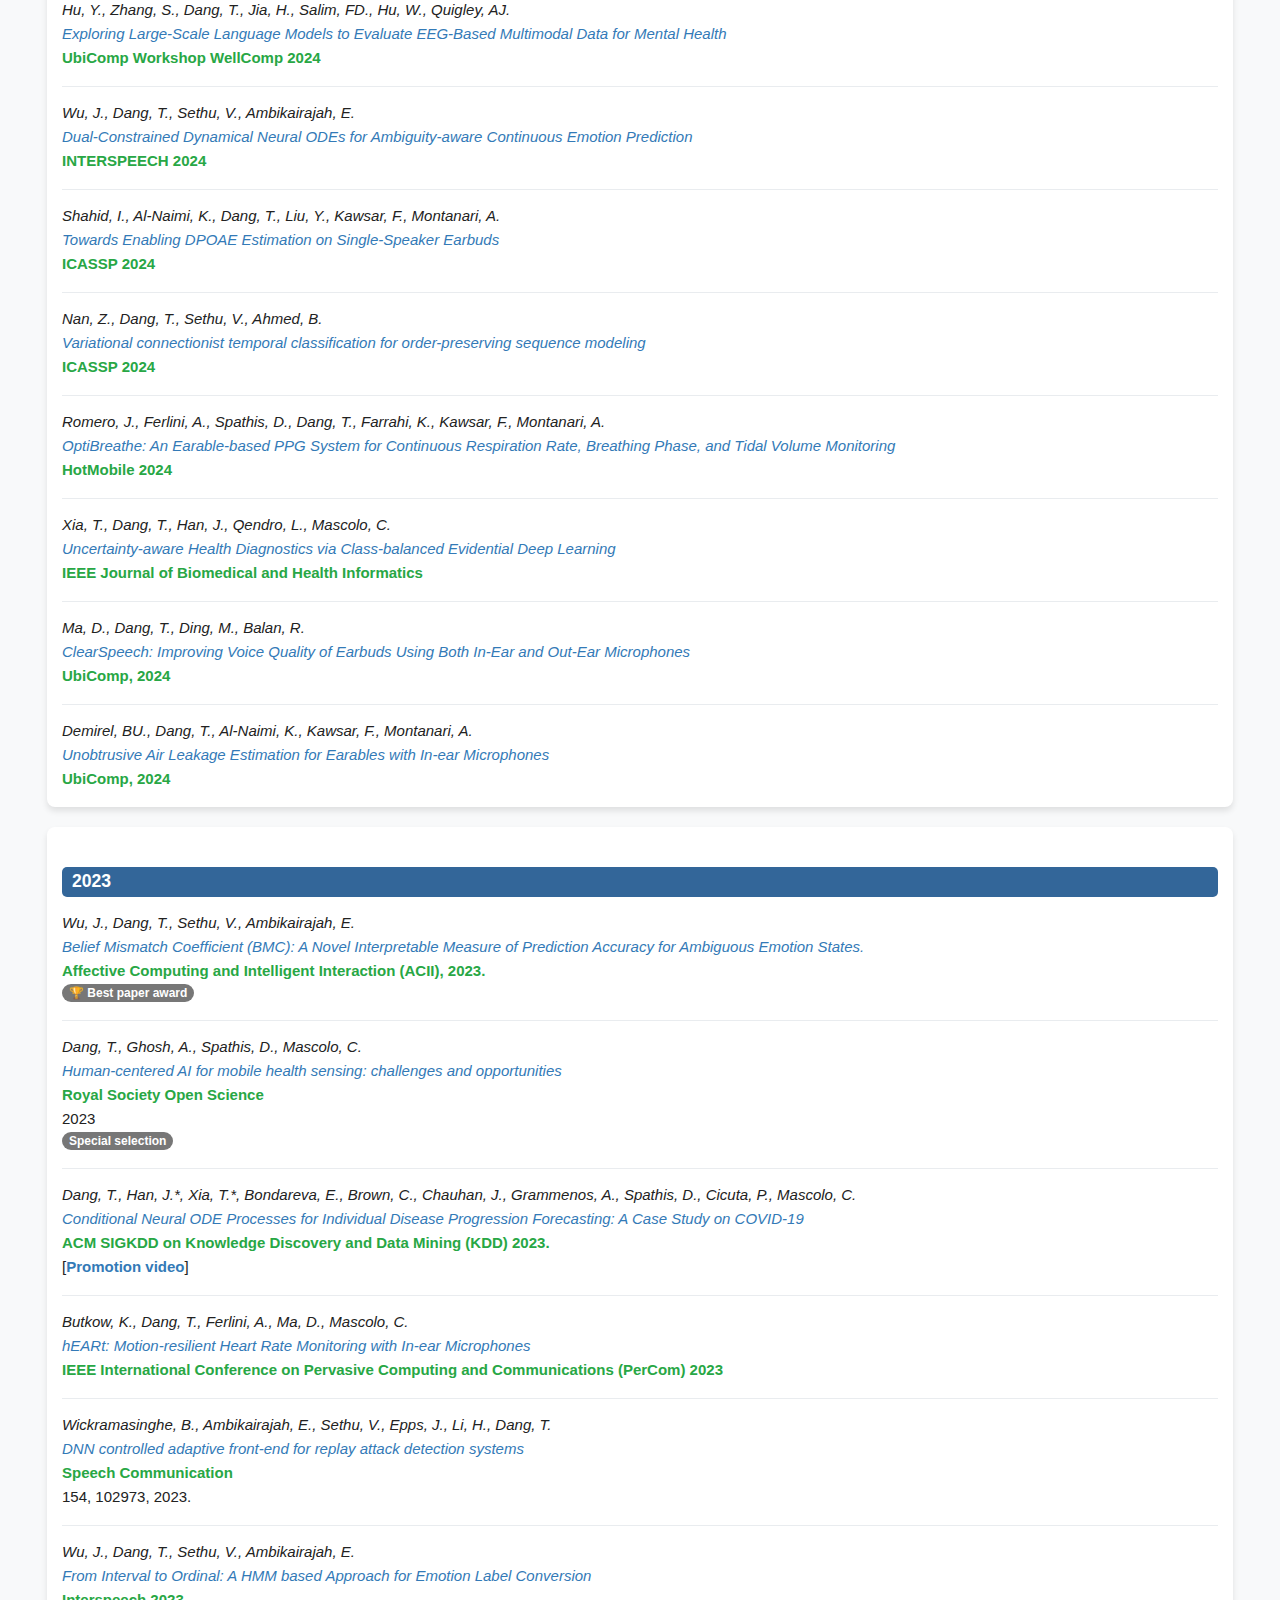
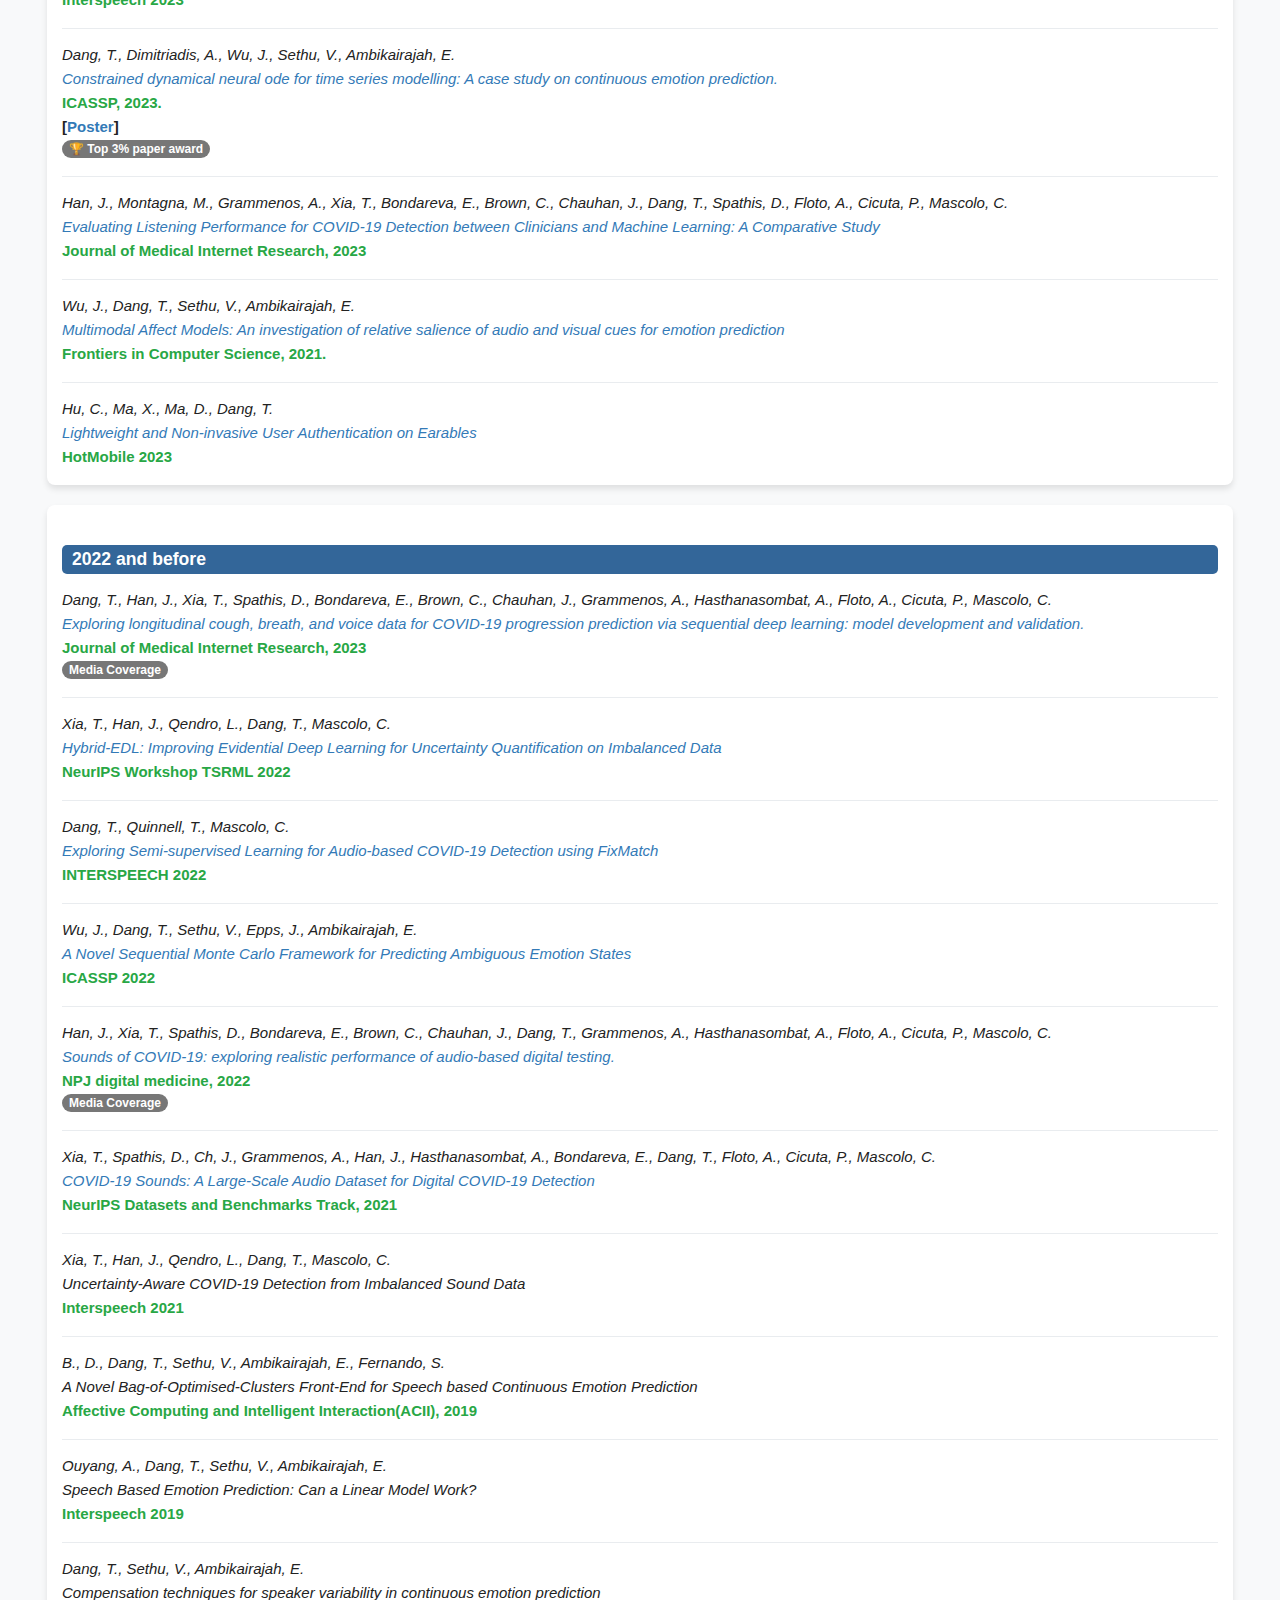
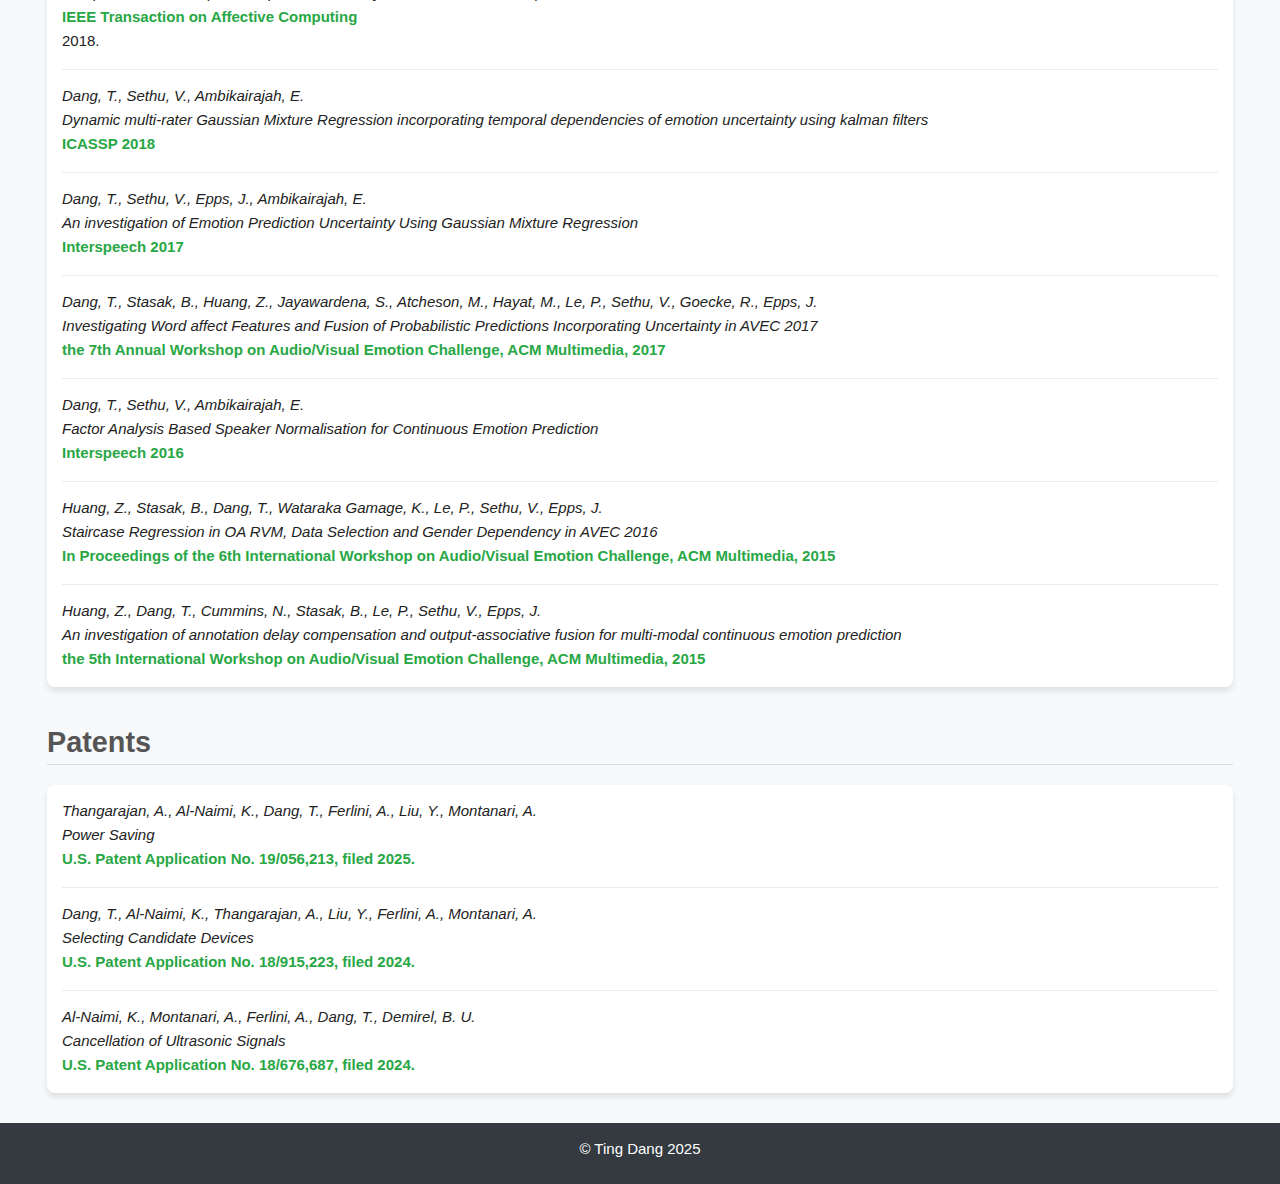
<file: publications.html>
<!DOCTYPE HTML PUBLIC "-//W3C//DTD HTML 4.01 Transitional//EN"
"http://www.w3.org/TR/html4/loose.dtd">
<html xmlns="http://www.w3.org/1999/xhtml">
<head>
    <title>Ting Dang | Publications & Patents</title>
    
    <meta charset="utf-8">
    <meta name="viewport" content="width=device-width, initial-scale=1, shrink-to-fit=no">
    <meta name="author" content="Ting Dang">
    <meta name="description" content="University of Melbourne, Australia">
    <meta property="og:title" content="Ting Dang">
    
    <!-- Change Bootstrap version to match index.html -->
    <link rel="stylesheet" href="https://maxcdn.bootstrapcdn.com/bootstrap/3.3.6/css/bootstrap.min.css">
    <link href="https://use.fontawesome.com/releases/v5.0.6/css/all.css" rel="stylesheet">
    <link href="style.css" rel="stylesheet">
    <link rel="shortcut icon" href="mel.jpg" type="image/x-icon">
    <style>
        body {
            font-family: 'Roboto', sans-serif;
            background-color: #f8f9fa;
            line-height: 1.4;
        }
        .navbar {
            box-shadow: 0 2px 4px rgba(0,0,0,.1);
        }
        .section-title {
            color: #336699;
            border-bottom: 2px solid #336699;
            padding-bottom: 5px;
            margin-bottom: 20px;
        }
        .publication-list {
            background-color: #ffffff;
            border-radius: 8px;
            box-shadow: 0 4px 6px rgba(0,0,0,.1);
            padding: 15px;
            margin-bottom: 20px;
        }
        .publication-item {
            margin-bottom: 15px;
            padding-bottom: 15px;
            border-bottom: 1px solid #e9ecef;
        }
        .publication-item:last-child {
            border-bottom: none;
            margin-bottom: 0;
            padding-bottom: 0;
        }
        .year-heading {
            background-color: #336699;
            color: #ffffff;
            padding: 5px 10px;
            border-radius: 5px;
            margin-top: 25px;
            margin-bottom: 15px;
            font-size: 1.1rem;
        }
        .authors {
            font-style: italic;
            margin-bottom: 3px;
        }
        .venue {
            font-weight: bold;
            color: #28a745;
            margin-bottom: 3px;
        }
        .publication-item p {
            margin-bottom: 3px;
        }
        .footer {
            background-color: #343a40;
            color: #ffffff;
            padding: 15px 0;
            margin-top: 30px;
        }
        .patent-list {
            background-color: #f5f5f5;
            border-radius: 8px;
            box-shadow: 0 2px 4px rgba(0,0,0,.07);
            padding: 15px;
            margin-bottom: 30px;
        }
        .patent-item {
            margin-bottom: 15px;
            padding-bottom: 15px;
            border-bottom: 1px solid #e9ecef;
        }
        .patent-item:last-child {
            border-bottom: none;
            margin-bottom: 0;
            padding-bottom: 0;
        }
        .patent-title {
            font-weight: bold;
            color: #336699;
        }
        .patent-meta {
            font-size: 0.97em;
            color: #555;
        }
        @media (max-width: 767px) {
            .navbar-nav {
                margin: 0;
            }
            .navbar-nav > li {
                float: none;
            }
            .navbar-nav > li > a {
                padding-top: 10px;
                padding-bottom: 10px;
            }
            .navbar-collapse {
                border-top: 1px solid #444;
            }
            .wide-container {
                width: 98%;
                padding-left: 10px;
                padding-right: 10px;
            }
        }

        @media (min-width: 768px) {
            .navbar-nav {
                float: right;
            }
        }

        /* Add wide-container styling to match index.html */
        .wide-container {
            width: 95%;
            max-width: 1800px;
            margin-left: auto;
            margin-right: auto;
            padding-left: 15px;
            padding-right: 15px;
        }
        
        /* Content section spacing */
        .content-section {
            margin-top: 40px;
        }
        h3.section-title {
            font-size: 1.8rem;
            color: #555;
            border-bottom-width: 1px;
            border-color: #ddd;
            margin-top: 40px;
        }
    </style>
</head>

<body>
    <!-- Replace navbar with the one from index.html -->
    <nav class="navbar navbar-inverse navbar-fixed-top">
        <div class="wide-container">
            <div class="navbar-header">
                <button type="button" class="navbar-toggle collapsed" data-toggle="collapse" data-target="#navbar" aria-expanded="false" aria-controls="navbar">
                    <span class="sr-only">Toggle navigation</span>
                    <span class="icon-bar"></span>
                    <span class="icon-bar"></span>
                    <span class="icon-bar"></span>
                </button>
                <a class="navbar-brand" href="index.html">Ting Dang</a>
            </div>
            <div id="navbar" class="collapse navbar-collapse">
                <ul class="nav navbar-nav navbar-right">
                    <li><a href="index.html">About</a></li>
                    <li><a href="research_projects.html">Research Projects</a></li>
                    <li><a href="publications.html">Publications</a></li>
                    <li><a href="people.html">Team</a></li>
                    <li><a href="achievements.html">Achievements</a></li>
                    <li><a href="teaching_and_services.html">Teaching & Services</a></li>
                    <li><a href="hiring.html">Hiring</a></li>
                </ul>
            </div>
        </div>
    </nav>

    <div class="wide-container content-section">
        <h2 class="section-title">Selected Publications and Patents</h2>
        <h3 class="section-title">Publications</h3>
        <p><em>* represents equal contributions and corresponding author</em></p> 

        <div class="publication-list">
            <h4 class="year-heading">2025</h4>
            <div class="publication-item">
                <p class="authors">Hu, C., Pham, H., Dang, T., Li, J., Balan, R., Ma, D.</p>
                <p><em>From Cheap to Chic: Enhancing Music Playback Quality of Budget Earphones via Hardware-Aware Learning</em></p>
                <p class="venue">SenSys 2026</p>
            </div>
            <div class="publication-item">
                <p class="authors">Dong, J., Jia, H., Chatterjee, S., Ghosh, A., Bailey, J., Dang, T.</p>
                <p><em><a href="https://arxiv.org/abs/2506.07078">E-BATS: Efficient Backpropagation-Free Test-Time Adaptation for Speech Foundation Models</a></em></p>
                <p class="venue">NeurIPS 2025</p>
            </div>
            <div class="publication-item">
                <p class="authors">Gao, Y., Scamarcia, M., Fernandez-Marques, J., Naseri, M., Ng, C., Stripelis, D., Li, Z., Shen, T., Bai, J., Chen, D., Zhang, Z., Hu, R., Song, I., KangYoon, L., Jia, H., Dang, T., Wang, J., Liu, Z., Beutel, D., Lyu, L., Lane, N.</p>
                <p><em><a href="https://arxiv.org/abs/2506.02961">FlowerTune: A Cross-Domain Benchmark for Federated Fine-Tuning of Large Language Models</a></em></p>
                <p class="venue">NeurIPS 2025 Datasets and Benchmarks</p>
            </div>
            <div class="publication-item">
                <p class="authors">Wang, X., Dang, T., Zhang, X., Kostakos, V., Witbrock, M. J., Jia, H.</p>
                <p><em><a href="https://arxiv.org/abs/2509.07260">HealthSLM-Bench: Benchmarking Small Language Models for Mobile and Wearable Healthcare Monitoring</a></em></p>
                <p class="venue">NeurIPS 2025 GenAI4Health Workshop</p>
            </div>
            <div class="publication-item">
                <p class="authors">Zhang, S., Jia, H., Li, S., Dang, T., Hu, Y., Yi, X., Li, H.</p>
                <p><em><a href="https://arxiv.org/abs/2509.19041">Position: Human-Robot Interaction in Embodied Intelligence Demands a Shift From Static Privacy Controls to Dynamic Learning</a></em></p>
                <p class="venue">NeurIPS 2025 LAW Workshop</p>
            </div>
            <div class="publication-item">
                <p class="authors">Wu, J., Dang, T., Sethu, V., Ambikairajah, E.</p>
                <p><em><a href="https://ieeexplore.ieee.org/document/11185123">How many raters do we need? Analyses of uncertainty in estimating ambiguity-aware emotion labels</a></em></p>
                <p class="venue">IEEE Transactions on Affective Computing</p>
            </div>
            <div class="publication-item">
                <p class="authors">Liu, M., Wang, C., Chen, L., Le, N., Tewari, N., Dang, T., Ma, J., Xia, F.</p>
                <p><em><a href="https://arxiv.org/abs/2509.09744">Structure Matters: Brain Graph Augmentation via Learnable Edge Masking for Data-efficient Psychiatric Diagnosis</a></em></p>
                <p class="venue">AJCAI 2025</p>
            </div>
            <div class="publication-item">
                <p class="authors"> Liu, M., Zhu, M., Dong, Q.,Dang, T.*, Ma, J., Ren, J., Xia, F.</p>
                <p><em><a href="https://dl.acm.org/doi/10.1145/3766907">Data-Efficient Psychiatric Disorder Detection via Self-supervised Learning on Frequency-enhanced Brain Networks</a></em></p>
                <p class="venue">ACM Transactions on Computing for Healthcare</p>
            </div>
            <div class="publication-item">
                <p class="authors">Dang, T., Jeyaseelan, T., Ambikairajah, E., Sethu, V.</p>
                <p><em><a href="https://www.arxiv.org/abs/2509.01419">Characterization of Speech Similarity Between Australian Aboriginal and High-Resource Languages: A Case Study on Dharawal</a></em></p>
                <p class="venue">APSIPA ASC 2025</p>
            </div>
            <div class="publication-item">
                <p class="authors">Xiao, Y., Dang, T., Das, R.</p>
                <p><em><a href="https://arxiv.org/abs/2507.08227">RawTFNet: A Lightweight CNN Architecture for Speech Anti-spoofing</a></em></p>
                <p class="venue">APSIPA ASC 2025</p>
            </div>
            <div class="publication-item">
                <p class="authors">Jia, H., Fu, S., Xia, F., Kostakos, V., Dang, T.</p>
                <p><em><a href="https://arxiv.org/abs/2507.08031">Beyond Scale: Small Language Models are Comparable to GPT-4 in Mental Health Understanding</a></em></p>
                <p class="venue">ACII 2025 LBR</p>
            </div>
            <div class="publication-item">
                <p class="authors">Wei, X., Dang, T.*, Al-Naimi, K., Liu, Y., Kawsar, F., Montanari, A.</p>
                <p><em>Listening to the Mind: Earable Acoustic Sensing of Cognitive Load</em></p>
                <p class="venue">Companion of ACM UbiComp/ISWC 2025</p>
            </div>
            <div class="publication-item">
                <p class="authors">Zhang, S., Ma, Y., Hu, Y., Dang, T., Jia, H., Yi, X., Li, H.</p>
                <p><em><a href="https://arxiv.org/abs/2508.00328">From Patient Burdens to User Agency: Designing for Real-Time Protection Support in Online Health Consultations</a></em></p>
                <p class="venue">Companion of ACM UbiComp/ISWC 2025</p>
            </div>
            <div class="publication-item">
                <p class="authors">Jia, H., Chatterjee, S., Keikhosrokiani, P., Dang, T.</p>
                <p><em>WellComp 2025: Eighth International Workshop on Computing and Software Systems for Well-Being</em></p>
                <p class="venue">Companion of ACM UbiComp/ISWC 2025</p>
            </div>
            <div class="publication-item">
                <p class="authors">Chen, J., You, L.,  Dang, T., Liu, X., Zhang, H.</p>
                <p><em>Self-Supervised rU-net With Spectrum Branch: A Novel Framework for Subject-independent Emotion Recognition based on Peripheral Physiological Signals</em></p>
                <p class="venue">IEEE SMC 2025</p>
            </div>
            <div class="publication-item">
                <p class="authors">Halim, J., Wang, S., Jia, H., Dang, T.</p>
                <p><em><a href="https://arxiv.org/abs/2505.18484">Token-Level Logits Matter: A Closer Look at Speech Foundation Models for Ambiguous Emotion Recognition</a></em></p>
                <p class="venue">INTERSPEECH 2025</p>
            </div>
            <div class="publication-item">
                <p class="authors">Ambikairajah, E., Wu, J., Dang, T., Sethu, V.</p>
                <p><em><a href="https://www.isca-archive.org/interspeech_2025/ambikairajah25_interspeech.pdf">A Study of Speech Embedding Similarities Between Australian Aboriginal and High-Resource Languages</a></em></p>
                <p class="venue">INTERSPEECH 2025</p>
            </div>
            <div class="publication-item">
                <p class="authors">Izhar, A., Japar, N., Idris, N., Dang, T.</p>
                <p><em><a href="https://ieeexplore.ieee.org/document/11228227">MicarVLMoE: A Modern Gated Cross-Aligned Vision-Language Mixture of Experts Model for Medical Image Captioning and Report Generation</a></em></p>
                <p class="venue">IJCNN 2025 TAIM Workshop</p>
            </div>

            <div class="publication-item">
                <p class="authors">Tang, X., Huang, J., Lin, Y., Dang, T.,  Cheng, J.</p>
                <p><em><a href="https://arxiv.org/abs/2403.04743">Speech Emotion Recognition Via CNN-Transformer and Multidimensional Attention Mechanism</a></em></p>
                <p class="venue">Speech Communication</p>
            </div>
            <div class="publication-item">
                <p class="authors">Vavaroutas, S., Dang, T., Rocheteau, E., Mascolo, C.</p>
                <p><em><a href="https://dl.acm.org/doi/10.1145/3723049">SQUIREDL: Sparse Sequence-to-Sequence Uncertainty Estimation in Evidential Deep Learning</a></em></p>
                <p class="venue">ACM Transactions on Computing for Healthcare</p>
            </div>
            <div class="publication-item">
                <p class="authors">Hong, X., Gong, Y., Sethu, V., Dang, T.</p>
                <p><em><a href="https://ieeexplore.ieee.org/abstract/document/10888198">AER-LLM: Ambiguity-aware Emotion Recognition Leveraging Large Language Models</a></em></p>
                <p class="venue">ICASSP 2025</p>
            </div>
            <div class="publication-item">
                <p class="authors">Quan, J., Al-Naimi, K., Wei, X., Liu, Y., Montanari, A., Dang, T.</p>
                <p><em><a href="https://ieeexplore.ieee.org/abstract/document/10887838">Cognitive Load Monitoring via Earable Acoustic Sensing</a></em></p>
                <p class="venue">ICASSP 2025</p>
            </div>
            <h4 class="year-heading">2024</h4>
            <div class="publication-item">
                <p class="authors">Dang, T., Jia, H.</p>
                <p><em><a href="https://ieeexplore.ieee.org/document/10859301">Multimodal Large Language Models in Human-centered Health: Practical Insights</a></em></p>
                <p class="venue">IEEE Pervasive Computing</p>
            </div>
            <div class="publication-item">
                <p class="authors">Jia, H., Kwon, Y., Orsino, A., Dang, T., Talia, D., Mascolo, C.</p>
                <p><em><a href="https://openreview.net/pdf?id=XIcBCBe6C3">TinyTTA: Efficient Test-time Adaptation via Early-exit Ensembles on Edge Devices</a></em></p>
                <p class="venue">NeurIPS 2024</p>
            </div>

            <div class="publication-item">
                <p class="authors">Wang, X., Dang, T., Kostakos, V., Jia, H.</p>
                <p><em><a href="https://dl.acm.org/doi/10.1145/3636534.3698123">Efficient and Personalized Mobile Health Event Prediction via Small Language Models</a></em></p>
                <p class="venue">MobiCom Workshop EIFCom 2024</p>
            </div>

            <div class="publication-item">
                <p class="authors">Wu, J., Dang, T., Sethu, V., Ambikairajah, E.</p>
                <p><em><a href="https://www.researchgate.net/publication/384271111_Emotion_Recognition_Systems_Must_Embrace_Ambiguity">Emotion Recognition Systems Must Embrace Ambiguity</a></em></p>
                <p class="venue">ACII Satellite Workshop EASE 2024</p>
            </div>

            <div class="publication-item">
                <p class="authors">Wu, Y., Dang, T., Spathis, D., Jia, H., Mascolo, C.</p>
                <p><em><a href="https://dl.acm.org/doi/abs/10.1145/3627673.3679732">StatioCL: Contrastive Learning for Time Series via Non-Stationary and Temporal Contrast</a></em></p>
                <p class="venue">ACM International Conference on Information and Knowledge Management (CIKM) 2024</p>
            </div>

            <div class="publication-item">
                <p class="authors">Hu, Y., Zhang, S., Dang, T., Jia, H., Salim, FD., Hu, W., Quigley, AJ.</p>
                <p><em><a href="https://dl.acm.org/doi/10.1145/3675094.3678494">Exploring Large-Scale Language Models to Evaluate EEG-Based Multimodal Data for Mental Health</a></em></p>
                <p class="venue">UbiComp Workshop WellComp 2024</p>
            </div>

            <div class="publication-item">
                <p class="authors">Wu, J., Dang, T., Sethu, V., Ambikairajah, E.</p>
                <p><em><a href="https://www.isca-archive.org/interspeech_2024/wu24_interspeech.pdf">Dual-Constrained Dynamical Neural ODEs for Ambiguity-aware Continuous Emotion Prediction</a></em></p>
                <p class="venue">INTERSPEECH 2024</p>
            </div>

            <div class="publication-item">
                <p class="authors">Shahid, I., Al-Naimi, K., Dang, T., Liu, Y., Kawsar, F., Montanari, A.</p>
                <p><em><a href="https://ieeexplore.ieee.org/abstract/document/10446436/">Towards Enabling DPOAE Estimation on Single-Speaker Earbuds </a></em></p>
                <p class="venue">ICASSP 2024</p>
            </div>

            <div class="publication-item">
                <p class="authors">Nan, Z., Dang, T., Sethu, V., Ahmed, B.</p>
                <p><em><a href="https://ieeexplore.ieee.org/abstract/document/10447530">Variational connectionist temporal classification for order-preserving sequence modeling </a></em></p>
                <p class="venue">ICASSP 2024</p>
            </div>

            <div class="publication-item">
                <p class="authors">Romero, J., Ferlini, A., Spathis, D., Dang, T., Farrahi, K., Kawsar, F., Montanari, A.</p>
                <p><em><a href="https://dl.acm.org/doi/abs/10.1145/3638550.3641136">OptiBreathe: An Earable-based PPG System for Continuous Respiration Rate, Breathing Phase, and Tidal Volume Monitoring </a></em></p>
                <p class="venue">HotMobile 2024</p>
            </div>

            <div class="publication-item">
                <p class="authors">Xia, T., Dang, T., Han, J., Qendro, L., Mascolo, C.</p>
                <p><em><a href="https://ieeexplore.ieee.org/document/10423104">Uncertainty-aware Health Diagnostics via Class-balanced Evidential Deep Learning </a></em></p>
                <p class="venue">IEEE Journal of Biomedical and Health Informatics</p>
            </div>

            <div class="publication-item">
                <p class="authors">Ma, D., Dang, T., Ding, M., Balan, R.</p>
                <p><em><a href="https://dl.acm.org/doi/abs/10.1145/3631409">ClearSpeech: Improving Voice Quality of Earbuds Using Both In-Ear and Out-Ear Microphones </a></em></p>
                <p class="venue">UbiComp, 2024</p>
            </div>

            <div class="publication-item">
                <p class="authors">Demirel, BU., Dang, T., Al-Naimi, K., Kawsar, F., Montanari, A.</p>
                <p><em><a href="https://dl.acm.org/doi/abs/10.1145/3631405">Unobtrusive Air Leakage Estimation for Earables with In-ear Microphones </a></em></p>
                <p class="venue">UbiComp, 2024</p>
            </div>
        </div>

        <div class="publication-list">
            <h4 class="year-heading">2023</h4>
            <div class="publication-item">
                <p class="authors">Wu, J., Dang, T., Sethu, V., Ambikairajah, E.</p>
                <p><em><a href="https://ieeexplore.ieee.org/document/10388210">Belief Mismatch Coefficient (BMC): A Novel Interpretable Measure of Prediction Accuracy for Ambiguous Emotion States.</a></em></p>
                <p class="venue">Affective Computing and Intelligent Interaction (ACII), 2023.</p>
                <p><span class="badge badge-danger">🏆 Best paper award</span></p>
            </div>

            <div class="publication-item">
                <p class="authors">Dang, T., Ghosh, A., Spathis, D., Mascolo, C.</p>
                <p><em><a href="https://royalsocietypublishing.org/doi/full/10.1098/rsos.230806">Human-centered AI for mobile health sensing: challenges and opportunities</a></em></p>
                <p class="venue">Royal Society Open Science</p>
                <p>2023</p>
                <p><span class="badge badge-danger" style="color: white;"> <a href="https://royalsocietypublishing.org/topic/special-collections/rsos-ai-cross-disciplinary" style="color: white;">Special selection</a></span></p>
            </div>

            <div class="publication-item">
                <p class="authors">Dang, T., Han, J.*, Xia, T.*, Bondareva, E., Brown, C., Chauhan, J., Grammenos, A., Spathis, D., Cicuta, P., Mascolo, C.</p>
                <p><em><a href="https://dl.acm.org/doi/10.1145/3580305.3599792">Conditional Neural ODE Processes for Individual Disease Progression Forecasting: A Case Study on COVID-19</a></em></p>
                <p class="venue">ACM SIGKDD on Knowledge Discovery and Data Mining (KDD) 2023.</p>
                <p>[<strong><a href="https://www.linkedin.com/posts/ting-dang-9928b6145_kdd-2023-conditional-neural-ode-process-activity-7085950271704453120-35l8/">Promotion video</a></strong>]</p>
            </div>

            <div class="publication-item">
                <p class="authors">Butkow, K., Dang, T., Ferlini, A., Ma, D., Mascolo, C.</p>
                <p><em><a href="https://ieeexplore.ieee.org/abstract/document/10099317">hEARt: Motion-resilient Heart Rate Monitoring with In-ear Microphones</a></em></p>
                <p class="venue">IEEE International Conference on Pervasive Computing and Communications (PerCom) 2023</p>
            </div>

            <div class="publication-item">
                <p class="authors">Wickramasinghe, B., Ambikairajah, E., Sethu, V., Epps, J., Li, H., Dang, T.</p>
                <p><em><a href="https://www.sciencedirect.com/science/article/pii/S0167639323001073">DNN controlled adaptive front-end for replay attack detection systems</a></em></p>
                <p class="venue">Speech Communication</p>
                <p>154, 102973, 2023.</p>
            </div>

            <div class="publication-item">
                <p class="authors">Wu, J., Dang, T., Sethu, V., Ambikairajah, E.</p>
                <p><em><a href="https://www.isca-archive.org/interspeech_2023/wu23j_interspeech.html">From Interval to Ordinal: A HMM based Approach for Emotion Label Conversion</a></em></p>
                <p class="venue">Interspeech 2023</p>
            </div>

            <div class="publication-item">
                <p class="authors">Dang, T., Dimitriadis, A., Wu, J., Sethu, V., Ambikairajah, E.</p>
                <p><em><a href="https://ieeexplore.ieee.org/abstract/document/10095778">Constrained dynamical neural ode for time series modelling: A case study on continuous emotion prediction. </a></em></p>
                <p class="venue">ICASSP, 2023.</p>
                <p><strong>[<a href="https://github.com/TingDang90/CD-NODEs/blob/main/CD-NODEs.pdf">Poster</a>]</strong></p>
                <p><span class="badge badge-danger">🏆 Top 3% paper award</span></p>
            </div>

            <div class="publication-item">
                <p class="authors">Han, J., Montagna, M., Grammenos, A., Xia, T., Bondareva, E., Brown, C., Chauhan, J., Dang, T., Spathis, D., Floto, A., Cicuta, P., Mascolo, C.</p>
                <p><em><a href="https://www.jmir.org/2023/1/e44804/">Evaluating Listening Performance for COVID-19 Detection between Clinicians and Machine Learning: A Comparative Study</a></em></p>
                <p class="venue">Journal of Medical Internet Research, 2023</p>
            </div>

            <div class="publication-item">
                <p class="authors">Wu, J., Dang, T., Sethu, V., Ambikairajah, E.</p>
                <p><em><a href="https://www.frontiersin.org/articles/10.3389/fcomp.2021.767767/full">Multimodal Affect Models: An investigation of relative salience of audio and visual cues for emotion prediction</a></em></p>
                <p class="venue">Frontiers in Computer Science, 2021.</p>
            </div>

            <div class="publication-item">
                <p class="authors">Hu, C., Ma, X., Ma, D., Dang, T.</p>
                <p><em><a href="https://dl.acm.org/doi/abs/10.1145/3572864.3580332">Lightweight and Non-invasive User Authentication on Earables</a></em></p>
                <p class="venue">HotMobile 2023</p>
            </div>
        </div>

        <div class="publication-list">
            <h4 class="year-heading">2022 and before</h4>
            <div class="publication-item">
                <p class="authors">Dang, T., Han, J., Xia, T., Spathis, D., Bondareva, E., Brown, C., Chauhan, J., Grammenos, A., Hasthanasombat, A., Floto, A., Cicuta, P., Mascolo, C.</p>
                <p><em><a href="https://www.jmir.org/2022/6/e37004/">Exploring longitudinal cough, breath, and voice data for COVID-19 progression prediction via sequential deep learning: model development and validation. </a></em></p>
                <p class="venue">Journal of Medical Internet Research, 2023</p>
                <p><span class="badge badge-danger"> <a href="https://www.cst.cam.ac.uk/news/remote-monitoring-successfully-tracks-covid-19-progression-over-time" style="color:white;">Media Coverage</a></span></p>
            </div>

            <div class="publication-item">
                <p class="authors">Xia, T., Han, J., Qendro, L., Dang, T., Mascolo, C.</p>
                <p><em><a href="https://openreview.net/forum?id=Nr1RDmAx-Qm">Hybrid-EDL: Improving Evidential Deep Learning for Uncertainty Quantification on Imbalanced Data</a></em></p>
                <p class="venue">NeurIPS Workshop TSRML 2022</p>
            </div>

            <div class="publication-item">
                <p class="authors">Dang, T., Quinnell, T., Mascolo, C.</p>
                <p><em><a href="https://www.isca-archive.org/interspeech_2022/dang22_interspeech.pdf">Exploring Semi-supervised Learning for Audio-based COVID-19 Detection using FixMatch</a></em></p>
                <p class="venue">INTERSPEECH 2022</p>
            </div>

            <div class="publication-item">
                <p class="authors">Wu, J., Dang, T., Sethu, V., Epps, J., Ambikairajah, E.</p>
                <p><em><a href="https://ieeexplore.ieee.org/abstract/document/9746350">A Novel Sequential Monte Carlo Framework for Predicting Ambiguous Emotion States</a></em></p>
                <p class="venue">ICASSP 2022</p>
            </div>

            <div class="publication-item">
                <p class="authors">Han, J., Xia, T., Spathis, D., Bondareva, E., Brown, C., Chauhan, J., Dang, T., Grammenos, A., Hasthanasombat, A., Floto, A., Cicuta, P., Mascolo, C.</p>
                <p><em><a href="https://www.nature.com/articles/s41746-021-00553-x">Sounds of COVID-19: exploring realistic performance of audio-based digital testing. </a></em></p>
                <p class="venue">NPJ digital medicine, 2022</p>
                <p><span class="badge badge-danger"> <a href="https://www.bbc.com/news/technology-52215290" style="color:white;">Media Coverage</a></span></p>
            </div>

            <div class="publication-item">
                <p class="authors">Xia, T., Spathis, D., Ch, J., Grammenos, A., Han, J., Hasthanasombat, A., Bondareva, E., Dang, T., Floto, A., Cicuta, P., Mascolo, C.</p>
                <p><em><a href="#">COVID-19 Sounds: A Large-Scale Audio Dataset for Digital COVID-19 Detection</a></em></p>
                <p class="venue">NeurIPS Datasets and Benchmarks Track, 2021</p>
            </div>

            <div class="publication-item">
                <p class="authors">Xia, T., Han, J., Qendro, L., Dang, T., Mascolo, C.</p>
                <p><em>Uncertainty-Aware COVID-19 Detection from Imbalanced Sound Data</em></p>
                <p class="venue">Interspeech 2021</p>
            </div>

            <div class="publication-item">
                <p class="authors">B., D., Dang, T., Sethu, V., Ambikairajah, E., Fernando, S.</p>
                <p><em>A Novel Bag-of-Optimised-Clusters Front-End for Speech based Continuous Emotion Prediction</em></p>
                <p class="venue">Affective Computing and Intelligent Interaction(ACII), 2019</p>
            </div>

            <div class="publication-item">
                <p class="authors">Ouyang, A., Dang, T., Sethu, V., Ambikairajah, E.</p>
                <p><em>Speech Based Emotion Prediction: Can a Linear Model Work?</em></p>
                <p class="venue">Interspeech 2019</p>
            </div>

            <div class="publication-item">
                <p class="authors">Dang, T., Sethu, V., Ambikairajah, E.</p>
                <p><em>Compensation techniques for speaker variability in continuous emotion prediction</em></p>
                <p class="venue">IEEE Transaction on Affective Computing</p>
                <p>2018.</p>
            </div>

            <div class="publication-item">
                <p class="authors">Dang, T., Sethu, V., Ambikairajah, E.</p>
                <p><em>Dynamic multi-rater Gaussian Mixture Regression incorporating temporal dependencies of emotion uncertainty using kalman filters</em></p>
                <p class="venue">ICASSP 2018</p>
            </div>

            <div class="publication-item">
                <p class="authors">Dang, T., Sethu, V., Epps, J., Ambikairajah, E.</p>
                <p><em>An investigation of Emotion Prediction Uncertainty Using Gaussian Mixture Regression</em></p>
                <p class="venue">Interspeech 2017</p>
            </div>

            <div class="publication-item">
                <p class="authors">Dang, T., Stasak, B., Huang, Z., Jayawardena, S., Atcheson, M., Hayat, M., Le, P., Sethu, V., Goecke, R., Epps, J.</p>
                <p><em>Investigating Word affect Features and Fusion of Probabilistic Predictions Incorporating Uncertainty in AVEC 2017</em></p>
                <p class="venue">the 7th Annual Workshop on Audio/Visual Emotion Challenge, ACM Multimedia, 2017</p>
            </div>

            <div class="publication-item">
                <p class="authors">Dang, T., Sethu, V., Ambikairajah, E.</p>
                <p><em>Factor Analysis Based Speaker Normalisation for Continuous Emotion Prediction</em></p>
                <p class="venue">Interspeech 2016</p>
            </div>

            <div class="publication-item">
                <p class="authors">Huang, Z., Stasak, B., Dang, T., Wataraka Gamage, K., Le, P., Sethu, V., Epps, J.</p>
                <p><em>Staircase Regression in OA RVM, Data Selection and Gender Dependency in AVEC 2016</em></p>
                <p class="venue">In Proceedings of the 6th International Workshop on Audio/Visual Emotion Challenge, ACM Multimedia, 2015</p>
            </div>

            <div class="publication-item">
                <p class="authors">Huang, Z., Dang, T., Cummins, N., Stasak, B., Le, P., Sethu, V., Epps, J.</p>
                <p><em>An investigation of annotation delay compensation and output-associative fusion for multi-modal continuous emotion prediction</em></p>
                <p class="venue">the 5th International Workshop on Audio/Visual Emotion Challenge, ACM Multimedia, 2015</p>
            </div>
        </div>

        <!-- Patents Section -->
        <h3 class="section-title">Patents</h3>
        <div class="publication-list">
            <div class="publication-item">
                <p class="authors">Thangarajan, A., Al-Naimi, K., Dang, T., Ferlini, A., Liu, Y., Montanari, A.</p>
                <p><em>Power Saving</em></p>
                <p class="venue">U.S. Patent Application No. 19/056,213, filed 2025.</p>
            </div>

            <div class="publication-item">
                <p class="authors">Dang, T., Al-Naimi, K., Thangarajan, A., Liu, Y., Ferlini, A., Montanari, A.</p>
                <p><em>Selecting Candidate Devices</em></p>
                <p class="venue">U.S. Patent Application No. 18/915,223, filed 2024.</p>
            </div>

            <div class="publication-item">
                <p class="authors">Al-Naimi, K., Montanari, A., Ferlini, A., Dang, T., Demirel, B. U.</p>
                <p><em>Cancellation of Ultrasonic Signals</em></p>
                <p class="venue">U.S. Patent Application No. 18/676,687, filed 2024.</p>
            </div>
        </div>
        <!-- End Patents Section -->

    </div>

    <footer class="footer">
        <div class="wide-container">
            <p class="text-center mb-0">&copy; Ting Dang 2025</p>
        </div>
    </footer>

    <!-- Update scripts to match index.html -->
    <script src="https://code.jquery.com/jquery-1.11.0.min.js"></script>
    <script src="https://maxcdn.bootstrapcdn.com/bootstrap/3.2.0/js/bootstrap.min.js"></script>
    <script>
        $(document).ready(function() {
            // Close the navbar when a menu item is clicked
            $('.navbar-nav>li>a').on('click', function(){
                $('.navbar-collapse').collapse('hide');
            });
        });
    </script>
</body>
</html>
</file>
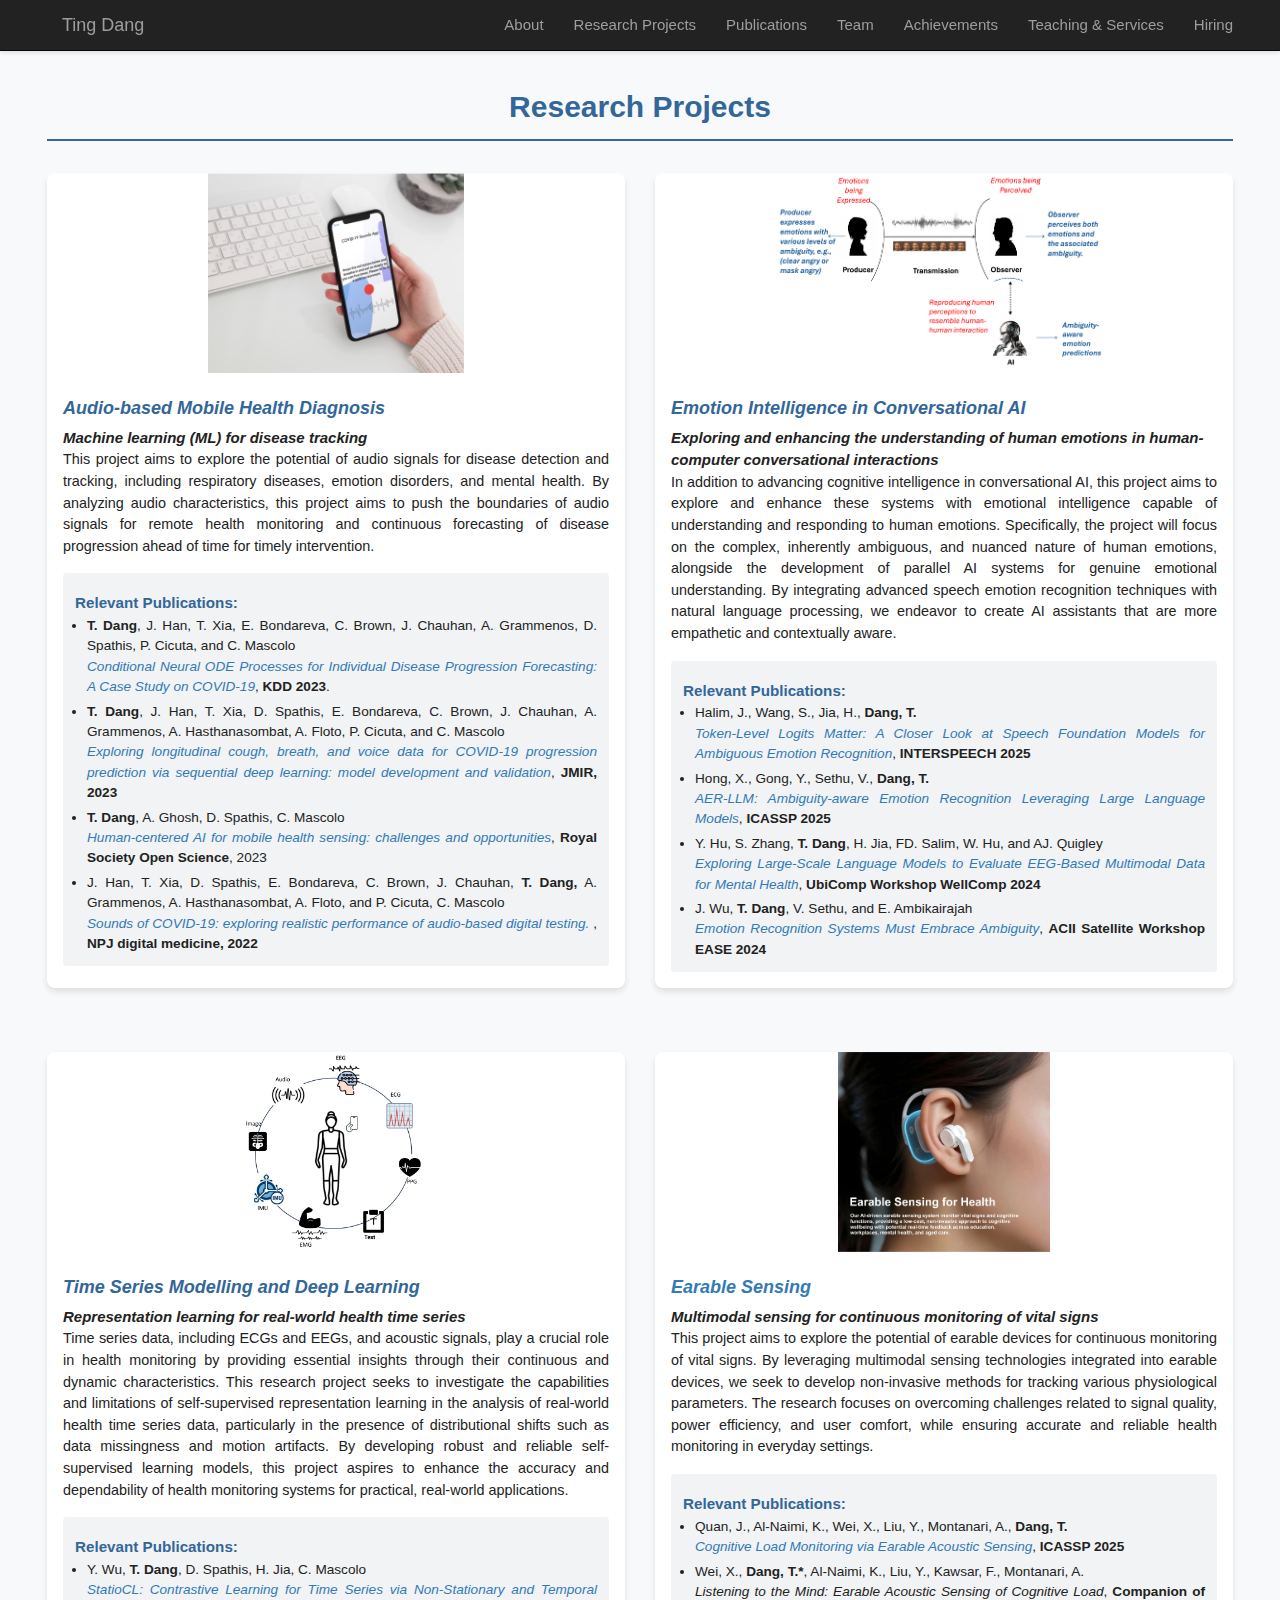
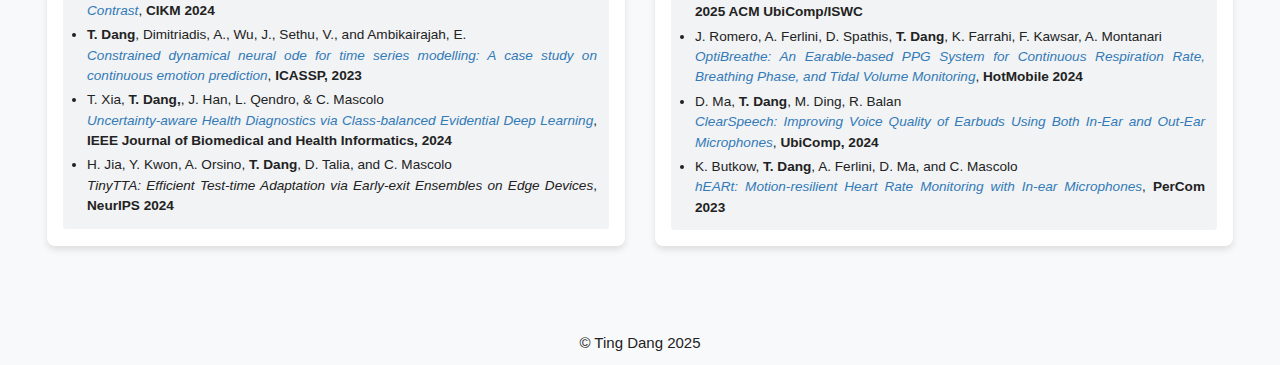
<file: research_projects.html>
<!DOCTYPE HTML PUBLIC "-//W3C//DTD HTML 4.01 Transitional//EN"
"http://www.w3.org/TR/html4/loose.dtd">
<html xmlns="http://www.w3.org/1999/xhtml">
<head>
    <title>Ting Dang | Research Projects</title>
    
    <meta http-equiv="Content-Type" content="text/html; charset=utf-8" />
    <meta name="viewport" content="width=device-width, initial-scale=1, maximum-scale=1.0, user-scalable=no">
    <meta name="author" content="Ting Dang">
    <meta name="description" content="University of Melbourne, Australia">
    <meta name="og:title" content="Ting Dang">
    
    <!-- Update Bootstrap version to match index.html -->
    <link rel="stylesheet" href="https://maxcdn.bootstrapcdn.com/bootstrap/3.3.6/css/bootstrap.min.css">
    <link href="https://use.fontawesome.com/releases/v5.0.6/css/all.css" rel="stylesheet">
    <link href="style.css" rel="stylesheet">
    <link rel="shortcut icon" href="mel.jpg" type="image/x-icon">
    <style>
        body {
            font-family: 'Roboto', sans-serif;
            background-color: #f8f9fa;
            padding-top: 50px; /* Add padding to account for fixed navbar */
        }
        .navbar {
            box-shadow: 0 2px 4px rgba(0,0,0,.1);
        }
        .page-header {
            text-align: center;
            color: #336699;
            margin-bottom: 2rem;
            padding-bottom: 1rem;
            border-bottom: 2px solid #336699;
        }
        .project-card {
            background-color: #fff;
            border-radius: 8px;
            box-shadow: 0 4px 6px rgba(0,0,0,.1);
            margin-bottom: 2rem;
            overflow: hidden;
            transition: transform 0.3s ease;
            height: auto; /* Changed from 100% to auto */
            display: flex;
            flex-direction: column;
        }
        .project-card:hover {
            transform: translateY(-5px);
        }
        .project-image {
            height: 200px; /* Reduced from 250px */
            overflow: hidden;
            display: flex;
            align-items: center;
            justify-content: center;
        }
        .project-image img {
            width: 100%;
            height: 100%;
            object-fit: contain;
            transition: transform 0.3s ease;
        }
        .project-card:hover .project-image img {
            transform: scale(1.05);
        }
        .project-content {
            padding: 1rem; /* Reduced from 1.5rem */
            flex-grow: 1;
            display: flex;
            flex-direction: column;
        }
        .project-title {
            color: #336699;
            font-weight: bold;
            margin-bottom: 0.5rem;
        }
        .project-description {
            text-align: justify;
            margin-bottom: 0.5rem;
            font-size: 0.9rem; /* Slightly reduced font size */
        }
        .relevant-publications {
            background-color: #f1f3f5;
            padding: 0.75rem; /* Reduced from 1rem */
            border-radius: 4px;
            margin-top: 0.5rem;
        }
        .relevant-publications h6 {
            color: #336699;
            font-weight: bold;
            font-size: 0.95rem; /* Slightly reduced font size */
            margin-bottom: 0.25rem; /* Reduced from 0.5rem */
        }
        .relevant-publications ul {
            padding-left: 0.75rem; /* Reduced from 1rem */
            margin-bottom: 0; /* Added to remove bottom margin */
        }
        .relevant-publications li {
            margin-bottom: 0.25rem; /* Reduced from 0.5rem */
            font-size: 0.85rem; /* Slightly reduced font size */
            text-align: justify;
        }
        .relevant-publications li:last-child {
            margin-bottom: 0; /* Remove margin from last list item */
        }
        .row {
            display: flex;
            flex-wrap: wrap;
            align-items: stretch; /* This ensures all columns in a row have the same height */
        }
        .col-md-6 {
            display: flex;
            margin-bottom: 2rem; /* Add margin to the bottom of each column */
        }
        @media (max-width: 768px) {
            .project-image {
                height: 200px;
            }
        }
        @media (max-width: 767px) {
            .navbar-nav {
                margin: 0;
            }
            .navbar-nav > li {
                float: none;
            }
            .navbar-nav > li > a {
                padding-top: 10px;
                padding-bottom: 10px;
            }
            .navbar-collapse {
                border-top: 1px solid #444;
            }
        }

        @media (min-width: 768px) {
            .navbar-nav {
                float: right;
            }
        }
    </style>
</head>

<body>
    <nav class="navbar navbar-inverse navbar-fixed-top">
        <div class="wide-container">
            <div class="navbar-header">
                <button type="button" class="navbar-toggle collapsed" data-toggle="collapse" data-target="#navbar" aria-expanded="false" aria-controls="navbar">
                    <span class="sr-only">Toggle navigation</span>
                    <span class="icon-bar"></span>
                    <span class="icon-bar"></span>
                    <span class="icon-bar"></span>
                </button>
                <a class="navbar-brand" href="index.html">Ting Dang</a>
            </div>
            <div id="navbar" class="collapse navbar-collapse">
                <ul class="nav navbar-nav navbar-right">
                    <li><a href="index.html">About</a></li>
                    <li><a href="research_projects.html">Research Projects</a></li>
                    <li><a href="publications.html">Publications</a></li>
                    <li><a href="people.html">Team</a></li>
                    <li><a href="achievements.html">Achievements</a></li>
                    <li><a href="teaching_and_services.html">Teaching & Services</a></li>
                    <li><a href="hiring.html">Hiring</a></li>
                </ul>
            </div>
        </div>
    </nav>

    <div class="wide-container content-section">
        <h2 class="page-header">Research Projects</h2>
        
        <div class="row">
            <div class="col-md-6 col-lg-6 mb-4">
                <div class="project-card">
                    <div class="project-image">
                        <img src="rp1.png" alt="Audio-based Mobile Health Diagnosis">
                    </div>
                    <div class="project-content">
                        <h4 class="project-title"><strong><em>Audio-based Mobile Health Diagnosis</em></strong></h4>
                        <em><strong>Machine learning (ML) for disease tracking</strong></em>
                        <p class="project-description">
                            This project aims to explore the potential of audio signals for disease detection and tracking, including respiratory diseases, emotion disorders, and mental health. By analyzing audio characteristics, this project aims to push the boundaries of audio signals for remote health monitoring and continuous forecasting of disease progression ahead of time for timely intervention.
                        </p>
                        <div class="relevant-publications">
                            <h6>Relevant Publications:</h6>
                            <ul>
                                <li><strong>T. Dang</strong>, J. Han, T. Xia, E. Bondareva, C. Brown, J. Chauhan, A. Grammenos, D. Spathis, P. Cicuta, and C. Mascolo<br/>
                                    <em><a href="https://dl.acm.org/doi/10.1145/3580305.3599792">Conditional Neural ODE Processes for Individual Disease Progression Forecasting: A Case Study on COVID-19</a></em>, <strong>KDD 2023</strong>.</strong> 
                                    </li>
                                <li><strong>T. Dang</strong>, J. Han, T. Xia, D. Spathis, E. Bondareva, C. Brown, J. Chauhan, A. Grammenos, A. Hasthanasombat, A. Floto, P. Cicuta, and C. Mascolo<br/>
                                    <em><a href="https://www.jmir.org/2022/6/e37004/">Exploring longitudinal cough, breath, and voice data for COVID-19 progression prediction via sequential deep learning: model development and validation</a></em>, 
                                    <strong>JMIR, 2023</strong></li>
                                <li><strong>T. Dang</strong>, A. Ghosh, D. Spathis, C. Mascolo<br/>
                                    <em><a href="https://royalsocietypublishing.org/doi/full/10.1098/rsos.230806">Human-centered AI for mobile health sensing: challenges and opportunities</a></em>,
                                    <strong>Royal Society Open Science</strong>, 2023</li>
                                <li>J. Han, T. Xia, D. Spathis, E. Bondareva, C. Brown, J. Chauhan, <strong>T. Dang,</strong> A. Grammenos, A. Hasthanasombat, A. Floto, and P. Cicuta, C. Mascolo<br/>
                                    <em><a href="https://www.nature.com/articles/s41746-021-00553-x">Sounds of COVID-19: exploring realistic performance of audio-based digital testing. </a></em>, <strong>NPJ digital medicine, 2022</strong></li>
                            </ul>
                        </div>
                    </div>
                </div>
            </div>

            <div class="col-md-6 col-lg-6 mb-4">
                <div class="project-card">
                    <div class="project-image">
                        <img src="rsei.png" alt="Emotion Intelligence in Conversational AI">
                    </div>
                    <div class="project-content">
                        <h4 class="project-title"><strong><em>Emotion Intelligence in Conversational AI</em></strong></h4>
                        <em><strong>Exploring and enhancing the understanding of human emotions in human-computer conversational interactions</strong></em>
                        <p class="project-description">
                            In addition to advancing cognitive intelligence in conversational AI, this project aims to explore and enhance these systems with emotional intelligence capable of understanding and responding to human emotions. Specifically, the project will focus on the complex, inherently ambiguous, and nuanced nature of human emotions, alongside the development of parallel AI systems for genuine emotional understanding. By integrating advanced speech emotion recognition techniques with natural language processing, we endeavor to create AI assistants that are more empathetic and contextually aware.
                        </p>
                        <div class="relevant-publications">
                            <h6>Relevant Publications:</h6>
                            <ul>
                                <li> Halim, J., Wang, S., Jia, H., <strong>Dang, T.</strong><br/>
                                    <em><a href="https://arxiv.org/abs/2505.18484">Token-Level Logits Matter: A Closer Look at Speech Foundation Models for Ambiguous Emotion Recognition</a></em>, <strong>INTERSPEECH 2025</strong></li>
                                <li>Hong, X., Gong, Y., Sethu, V., <strong>Dang, T.</strong><br/>
                                    <em><a href="https://ieeexplore.ieee.org/abstract/document/10888198">AER-LLM: Ambiguity-aware Emotion Recognition Leveraging Large Language Models</a></em>,
                                    <strong>ICASSP 2025</strong></li>
                                <li>Y. Hu, S. Zhang, <strong>T. Dang</strong>, H. Jia, FD. Salim, W. Hu, and AJ. Quigley<br/>
                                    <em><a href="https://dl.acm.org/doi/10.1145/3675094.3678494">Exploring Large-Scale Language Models to Evaluate EEG-Based Multimodal Data for Mental Health</a></em>,
                                    <strong>UbiComp Workshop WellComp 2024</strong></li>
                                <!-- <li>J. Wu, <strong>T. Dang</strong>, V. Sethu, and E. Ambikairajah<br/>
                                    <em><a href="https://www.isca-archive.org/interspeech_2024/wu24_interspeech.pdf">Dual-Constrained Dynamical Neural ODEs for Ambiguity-aware Continuous Emotion Prediction</a></em>,
                                    <strong>INTERSPEECH 2024</strong></li> -->
                                <li>J. Wu, <strong>T. Dang</strong>, V. Sethu, and E. Ambikairajah<br/>
                                    <em><a href="https://www.researchgate.net/publication/384271111_Emotion_Recognition_Systems_Must_Embrace_Ambiguity">Emotion Recognition Systems Must Embrace Ambiguity</a></em>,
                                    <strong>ACII Satellite Workshop EASE 2024</strong></li>
                                <!-- <li>J. Wu, <strong>T. Dang</strong>, V. Sethu, and E. Ambikairajah<br/>
                                    <em><a href="https://ieeexplore.ieee.org/abstract/document/9746350?casa_token=OyVUODkLFV0AAAAA:5tBB2NLYlIGKkxsk6qV2FbVouxuJZd4v95VZsfL2z7rcJfF4HfEWSBCi_3C3YqHqRGZJ2gTq5w">A novel sequential monte carlo framework for predicting ambiguous emotion states</a></em>, <strong>ICASSP, 2022</strong></li> -->
                            </ul>
                        </div>
                    </div>
                </div>
            </div>

            <div class="col-md-6 col-lg-6 mb-4">
                <div class="project-card">
                    <div class="project-image">
                        <img src="rpts.png" alt="Time Series Modelling">
                    </div>
                    <div class="project-content">
                        <h4 class="project-title"><strong><em>Time Series Modelling and Deep Learning</em></strong></h4>
                        <em><strong>Representation learning for real-world health time series</strong></em>
                        <p class="project-description">
                            Time series data, including ECGs and EEGs, and acoustic signals, play a crucial role in health monitoring by providing essential insights through their continuous and dynamic characteristics. This research project seeks to investigate the capabilities and limitations of self-supervised representation learning in the analysis of real-world health time series data, particularly in the presence of distributional shifts such as data missingness and motion artifacts. By developing robust and reliable self-supervised learning models, this project aspires to enhance the accuracy and dependability of health monitoring systems for practical, real-world applications.
                        </p>
                        <div class="relevant-publications">
                            <h6>Relevant Publications:</h6>
                            <ul>
                                <li>Y. Wu, <strong>T. Dang</strong>, D. Spathis, H. Jia, C. Mascolo<br/>
                                    <em><a href="https://www.repository.cam.ac.uk/items/bc81f841-1370-4cd3-962a-d6eb25459d9f">StatioCL: Contrastive Learning for Time Series via Non-Stationary and Temporal Contrast</a></em>,
                                    <strong>CIKM 2024</strong></li>
                                <li><strong>T. Dang</strong>, Dimitriadis, A., Wu, J., Sethu, V., and Ambikairajah, E.<br/>
                                    <em><a href="https://ieeexplore.ieee.org/abstract/document/10095778">Constrained dynamical neural ode for time series modelling: A case study on continuous emotion prediction</a></em>, 
                                    <strong>ICASSP, 2023</strong></li>
                                <li>T. Xia, <strong>T. Dang,</strong>, J. Han, L. Qendro, & C. Mascolo<br/>
                                    <em><a href="https://ieeexplore.ieee.org/abstract/document/10095778">Uncertainty-aware Health Diagnostics via Class-balanced Evidential Deep Learning</a></em>,
                                    <strong>IEEE Journal of Biomedical and Health Informatics, 2024</strong></li>
                                <li>H. Jia, Y. Kwon, A. Orsino, <strong>T. Dang</strong>, D. Talia, and C. Mascolo<br/>
                                    <em>TinyTTA: Efficient Test-time Adaptation via Early-exit Ensembles on Edge Devices</em>,
                                    <strong>NeurIPS 2024</strong></li>
                            </ul>
                        </div>
                    </div>
                </div>
            </div>

            <div class="col-md-6 col-lg-6 mb-4">
                <div class="project-card">
                    <div class="project-image">
                        <img src="test.jpg" alt="Earable Sensing">
                    </div>
                    <div class="project-content">
                        <h4 class="project-title"><strong><em><a href="https://earable4health.vercel.app" target="_blank">Earable Sensing</a></em></strong></h4>
                        <em><strong>Multimodal sensing for continuous monitoring of vital signs</strong></em>
                        <p class="project-description">
                            This project aims to explore the potential of earable devices for continuous monitoring of vital signs. By leveraging multimodal sensing technologies integrated into earable devices, we seek to develop non-invasive methods for tracking various physiological parameters. The research focuses on overcoming challenges related to signal quality, power efficiency, and user comfort, while ensuring accurate and reliable health monitoring in everyday settings.
                        </p>
                        <div class="relevant-publications">
                            <h6>Relevant Publications:</h6>
                            <ul>
                                <li>Quan, J., Al-Naimi, K., Wei, X., Liu, Y., Montanari, A., <strong>Dang, T.</strong><br/>
                                    <em><a href="https://ieeexplore.ieee.org/abstract/document/10887838">Cognitive Load Monitoring via Earable Acoustic Sensing</a></em>,
                                    <strong>ICASSP 2025</strong></li>
                                <li>Wei, X., <strong>Dang, T.*</strong>, Al-Naimi, K., Liu, Y., Kawsar, F., Montanari, A.<br/>
                                <em>Listening to the Mind: Earable Acoustic Sensing of Cognitive Load</em>, 
                                    <strong>Companion of 2025 ACM UbiComp/ISWC</strong></li>
                                <li>J. Romero, A. Ferlini, D. Spathis, <strong>T. Dang</strong>, K. Farrahi, F. Kawsar, A. Montanari<br/>
                                    <em><a href="https://dl.acm.org/doi/abs/10.1145/3638550.3641136">OptiBreathe: An Earable-based PPG System for Continuous Respiration Rate, Breathing Phase, and Tidal Volume Monitoring</a></em>,
                                    <strong>HotMobile 2024</strong></li>
                                <li>D. Ma, <strong>T. Dang</strong>, M. Ding, R. Balan<br/>
                                    <em><a href="https://dl.acm.org/doi/abs/10.1145/3631409">ClearSpeech: Improving Voice Quality of Earbuds Using Both In-Ear and Out-Ear Microphones</a></em>,
                                    <strong>UbiComp, 2024</strong></li>
                                <li>K. Butkow, <strong>T. Dang</strong>, A. Ferlini, D. Ma, and C. Mascolo<br/>
                                    <em><a href="https://ieeexplore.ieee.org/abstract/document/10099317">hEARt: Motion-resilient Heart Rate Monitoring with In-ear Microphones</a></em>,
                                    <strong>PerCom 2023</strong></li>
                            </ul>
                        </div>
                    </div>
                </div>
            </div>
        </div>
    </div>

    <footer class="footer">
        <div class="wide-container">
            <p class="text-center mb-0">&copy; Ting Dang 2025</p>
        </div>
    </footer>

    <!-- Update scripts to match index.html -->
    <script src="https://code.jquery.com/jquery-1.11.0.min.js"></script>
    <script src="https://maxcdn.bootstrapcdn.com/bootstrap/3.2.0/js/bootstrap.min.js"></script>
    <script>
        $(document).ready(function() {
            // Close the navbar when a menu item is clicked
            $('.navbar-nav>li>a').on('click', function(){
                $('.navbar-collapse').collapse('hide');
            });
        });
    </script>
</body>
</html>
</file>
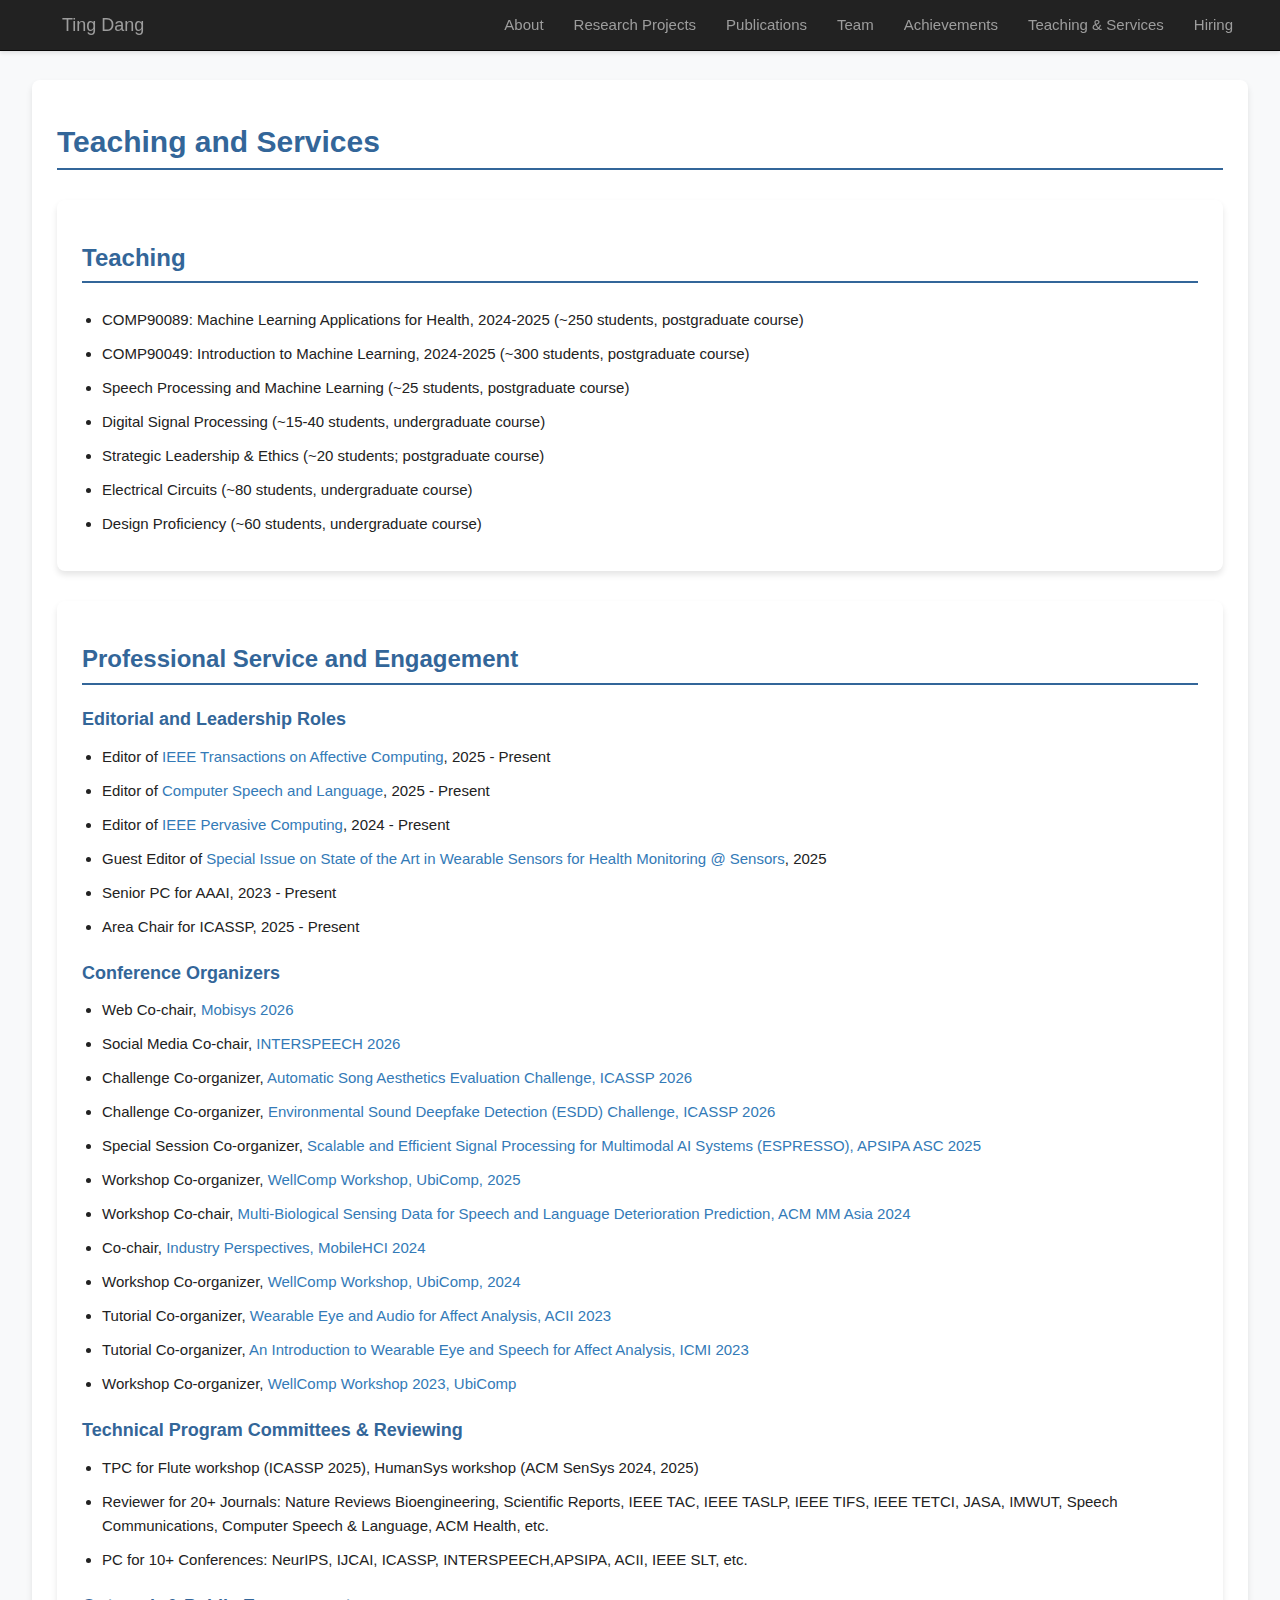
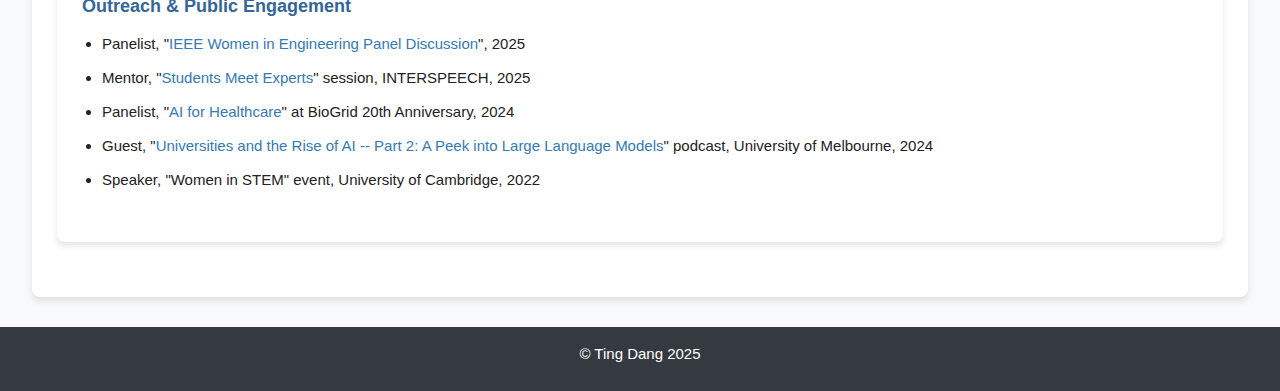
<file: teaching_and_services.html>
<!DOCTYPE HTML PUBLIC "-//W3C//DTD HTML 4.01 Transitional//EN"
"http://www.w3.org/TR/html4/loose.dtd">
<html xmlns="http://www.w3.org/1999/xhtml">
    <head>
        <title>Ting Dang | Teaching and Services</title>
        
        <meta http-equiv="Content-Type" content="text/html; charset=utf-8" />
        <meta name="viewport" content="width=device-width, initial-scale=1, maximum-scale=1.0, user-scalable=no">
        <meta name="author" content="Ting Dang">
        <meta name="description" content="University of Melbourne, Australia">
        <meta name="og:title" content="Ting Dang">
        
        <link rel="stylesheet" href="https://maxcdn.bootstrapcdn.com/bootstrap/3.3.6/css/bootstrap.min.css">
        <link href="https://use.fontawesome.com/releases/v5.0.6/css/all.css" rel="stylesheet">
        <link href="style.css" rel="stylesheet">
        <link rel="shortcut icon" href="mel.jpg" type="image/x-icon">
        <style>
            body {
                font-family: 'Roboto', sans-serif;
                background-color: #f8f9fa;
                line-height: 1.6;
                padding-top: 50px; /* Add padding to account for fixed navbar */
            }
            .navbar {
                box-shadow: 0 2px 4px rgba(0,0,0,.1);
            }
            .section-title {
                color: #336699;
                border-bottom: 2px solid #336699;
                padding-bottom: 10px;
                margin-bottom: 25px;
            }
            .content-section {
                background-color: #ffffff;
                border-radius: 8px;
                box-shadow: 0 4px 6px rgba(0,0,0,.1);
                padding: 25px;
                margin-bottom: 30px;
            }
            .sub-section {
                margin-bottom: 25px;
            }
            .sub-section h4 {
                color: #336699;
                margin-bottom: 15px;
            }
            .content-section ul {
                padding-left: 20px;
            }
            .content-section li {
                margin-bottom: 10px;
            }
            .footer {
                background-color: #343a40;
                color: #ffffff;
                padding: 15px 0;
                margin-top: 30px;
            }
            
            @media (max-width: 767px) {
                .navbar-nav {
                    margin: 0;
                }
                .navbar-nav > li {
                    float: none;
                }
                .navbar-nav > li > a {
                    padding-top: 10px;
                    padding-bottom: 10px;
                }
                .navbar-collapse {
                    border-top: 1px solid #444;
                }
            }

            @media (min-width: 768px) {
                .navbar-nav {
                    float: right;
                }
            }
        </style>
    </head>
    
    <body>
        <nav class="navbar navbar-inverse navbar-fixed-top">
            <div class="wide-container">
                <div class="navbar-header">
                    <button type="button" class="navbar-toggle collapsed" data-toggle="collapse" data-target="#navbar" aria-expanded="false" aria-controls="navbar">
                        <span class="sr-only">Toggle navigation</span>
                        <span class="icon-bar"></span>
                        <span class="icon-bar"></span>
                        <span class="icon-bar"></span>
                    </button>
                    <a class="navbar-brand" href="index.html">Ting Dang</a>
                </div>
                <div id="navbar" class="collapse navbar-collapse">
                    <ul class="nav navbar-nav navbar-right">
                        <li><a href="index.html">About</a></li>
                        <li><a href="research_projects.html">Research Projects</a></li>
                        <li><a href="publications.html">Publications</a></li>
                        <li><a href="people.html">Team</a></li>
                        <li><a href="achievements.html">Achievements</a></li>
                        <li><a href="teaching_and_services.html">Teaching & Services</a></li>
                        <li><a href="hiring.html">Hiring</a></li>
                    </ul>
                </div>
            </div>
        </nav>

        <div class="wide-container content-section">
            <h2 class="section-title">Teaching and Services</h2>
            
            <div class="content-section">
                <h3 class="section-title">Teaching</h3>
                <ul>
                    <li>COMP90089: Machine Learning Applications for Health, 2024-2025 (~250 students, postgraduate course)</li>
                    <li>COMP90049: Introduction to Machine Learning, 2024-2025 (~300 students, postgraduate course)</li>
                    <li>Speech Processing and Machine Learning (~25 students, postgraduate course)</li>
                    <li>Digital Signal Processing (~15-40 students, undergraduate course)</li>
                    <li>Strategic Leadership & Ethics (~20 students; postgraduate course)</li>
                    <li>Electrical Circuits (~80 students, undergraduate course)</li>
                    <li>Design Proficiency (~60 students, undergraduate course)</li>
                </ul>
            </div>

            <div class="content-section">
                <h3 class="section-title">Professional Service and Engagement</h3>
                <div class="sub-section">
                    <div class="sub-section">
                        <h4>Editorial and Leadership Roles</h4>
                        <ul>
                            <li>Editor of <a href="https://ieeexplore.ieee.org/xpl/RecentIssue.jsp?punumber=5165369" target="_blank">IEEE Transactions on Affective Computing</a>, 2025 - Present</li>
                            <li>Editor of <a href="https://www.sciencedirect.com/journal/computer-speech-and-language" target="_blank">Computer Speech and Language</a>, 2025 - Present</li>
                            <li>Editor of <a href="https://ieeexplore.ieee.org/xpl/RecentIssue.jsp?punumber=7756" target="_blank">IEEE Pervasive Computing</a>, 2024 - Present</li>
                            <li>Guest Editor of <a href="https://www.mdpi.com/journal/sensors/special_issues/J7059T5Z6I" target="_blank">Special Issue on State of the Art in Wearable Sensors for Health Monitoring @ Sensors</a>, 2025</li>
                            <li>Senior PC for AAAI</a>, 2023 - Present</li>
                            <li>Area Chair for ICASSP</a>, 2025 - Present</li>
                        </ul>
                    </div>

                    <h4>Conference Organizers</h4>
                    <ul>
                        <li>Web Co-chair, <a href="https://www.sigmobile.org/mobisys/2026/" target="_blank">Mobisys 2026</a></li>
                        <li>Social Media Co-chair, <a href="https://www.interspeech2026.org/" target="_blank">INTERSPEECH 2026</a></li>
                        <li>Challenge Co-organizer, <a href="https://aslp-lab.github.io/Automatic-Song-Aesthetics-Evaluation-Challenge/" target="_blank">Automatic Song Aesthetics Evaluation Challenge, ICASSP 2026</a></li>
                        <li>Challenge Co-organizer, <a href="https://deepfake-total.com/related_work/2508.04529" target="_blank">Environmental Sound Deepfake Detection (ESDD) Challenge, ICASSP 2026</a></li>
                        <li>Special Session Co-organizer, <a href="https://sites.google.com/view/espresso2025" target="_blank">Scalable and Efficient Signal Processing for Multimodal AI Systems (ESPRESSO), APSIPA ASC 2025</a></li>
                        <li>Workshop Co-organizer, <a href="https://wellcomp2025.github.io/" target="_blank">WellComp Workshop, UbiComp, 2025</a></li>
                        <li>Workshop Co-chair, <a href="https://sites.google.com/view/spandldeteriorate" target="_blank">Multi-Biological Sensing Data for Speech and Language Deterioration Prediction, ACM MM Asia 2024</a></li>
                        <li>Co-chair, <a href="https://mobilehci.acm.org/2024/callforindustrialperspectives.php" target="_blank">Industry Perspectives, MobileHCI 2024</a></li>
                        <li>Workshop Co-organizer, <a href="https://wellcomp2024.github.io/" target="_blank">WellComp Workshop, UbiComp, 2024</a></li>
                        <li>Tutorial Co-organizer, <a href="https://acii-conf.net/2023/program/tutorials/introduction-to-eye-and-audio-behaviour-computing-for-affect-analysis-in-wearable-contexts/" target="_blank">Wearable Eye and Audio for Affect Analysis, ACII 2023</a></li>
                        <li>Tutorial Co-organizer, <a href="https://ireye4task.github.io/icmi_tutorial.html" target="_blank">An Introduction to Wearable Eye and Speech for Affect Analysis, ICMI 2023</a></li>
                        <li>Workshop Co-organizer, <a href="https://wellcomp-workshop.github.io/2023/" target="_blank">WellComp Workshop 2023, UbiComp</a></li>
                    </ul>
                </div>

                <div class="sub-section">
                    <h4>Technical Program Committees & Reviewing</h4>
                    <ul>
                        <li>TPC for Flute workshop (ICASSP 2025), HumanSys workshop (ACM SenSys 2024, 2025)</li>
                        <li>Reviewer for 20+ Journals: Nature Reviews Bioengineering, Scientific Reports, IEEE TAC, IEEE TASLP, IEEE TIFS, IEEE TETCI, JASA, IMWUT, Speech Communications, Computer Speech & Language, ACM Health, etc.</li>
                        <li>PC for 10+ Conferences: NeurIPS, IJCAI, ICASSP, INTERSPEECH,APSIPA, ACII, IEEE SLT, etc.</li>
                    </ul>
                </div>

                <div class="sub-section">
                    <h4>Outreach & Public Engagement</h4>
                    <ul>
                        <li>Panelist, "<a href="https://www.trybooking.com/events/landing/1465932" target="_blank">IEEE Women in Engineering Panel Discussion</a>", 2025</li>
                        <li>Mentor, "<a href="https://poddtoppen.se/podcast/1568406818/speech-pitch/trailer-students-meet-experts-by-isca-sac" target="_blank">Students Meet Experts</a>" session, INTERSPEECH, 2025</li>
                        <li>Panelist, "<a href="https://www.biogrid.org.au/ai-and-data-linking" target="_blank">AI for Healthcare</a>" at BioGrid 20th Anniversary, 2024</li>
                        <li>Guest, "<a href="https://arts.unimelb.edu.au/school-of-languages-and-linguistics/news/the-secret-life-of-language/episodes/episode-14-universities-and-the-rise-of-ai-part-2-a-peek-into-large-language-models" target="_blank">Universities and the Rise of AI -- Part 2: A Peek into Large Language Models</a>" podcast, University of Melbourne, 2024</li>
                        <li>Speaker, "Women in STEM" event, University of Cambridge, 2022</li>
                    </ul>
                </div>
            </div>
        </div>

        <footer class="footer">
            <div class="wide-container">
                <p class="text-center mb-0">&copy; Ting Dang 2025</p>
            </div>
        </footer>

        <!-- Update scripts to match index.html -->
        <script src="https://code.jquery.com/jquery-1.11.0.min.js"></script>
        <script src="https://maxcdn.bootstrapcdn.com/bootstrap/3.2.0/js/bootstrap.min.js"></script>
        <script>
            $(document).ready(function() {
                // Close the navbar when a menu item is clicked
                $('.navbar-nav>li>a').on('click', function(){
                    $('.navbar-collapse').collapse('hide');
                });
            });
        </script>
    </body>
</html>
</file>
<file: style.css>
html {
  font-size: 100%;
}

h4 {
    font-weight:bold;
}

h5 {
	font-weight:bold;
}

h2 {
    font-weight:bold;
}

h3 {
    font-weight:bold;
}

body {
	font: 400 16px/1.5 -apple-system, BlinkMacSystemFont, "Segoe UI", Roboto, Helvetica, Arial, sans-serif, "Apple Color Emoji", "Segoe UI Emoji", "Segoe UI Symbol";
	font-size: 15px;
	padding-top: 50px;
	color: #222;
	background: #fff;
}

body.dark-theme {
	color: #808080;
	background: #222222;
	font-weight: 500;
}

body.dark-theme a {
  color: #809fff;
}


a.anchor{
    display: block;
    position: relative;
    top: -70px;
    visibility: hidden;
}

.nav-pills > li.dropdown > a:hover,
.nav-pills > li.dropdown > a:focus
{
  background-color: #E9E7BA;
}

.list-inline{display:block; margin-left:15px; }
.list-inline li{display:inline-block; padding-left:0; padding-right:0; }
.list-inline li:not(:last-child):after{content:'\25AA'; color:#668800; margin-left:15px; margin-right:10px; }

.footer {
    padding-top: 22px;
    text-align:center;
}

.container h4 {
    padding-top: 10px;
}

.row_content div {
	background: #222222;
}

.publications p {
    padding-bottom: 10px;
}

.header {
    padding-bottom: 10px;
}

/* Update navbar styles for Bootstrap 4 */
.navbar-inverse {
    background-color: #222;
}

.navbar-inverse .navbar-nav .nav-link {
    color: #9d9d9d;
}

.navbar-inverse .navbar-nav .nav-link:hover,
.navbar-inverse .navbar-nav .nav-link:focus {
    color: #fff;
    background-color: transparent;
}

.navbar-inverse .navbar-toggler {
    border-color: #333;
}

.navbar-inverse .navbar-toggler-icon {
    background-image: url("data:image/svg+xml,%3csvg xmlns='http://www.w3.org/2000/svg' width='30' height='30' viewBox='0 0 30 30'%3e%3cpath stroke='rgba(255, 255, 255, 0.5)' stroke-linecap='round' stroke-miterlimit='10' stroke-width='2' d='M4 7h22M4 15h22M4 23h22'/%3e%3c/svg%3e");
}

@media (max-width: 767px) {
    .navbar-nav {
        margin: 0;
    }
    .navbar-nav > li {
        float: none;
    }
    .navbar-nav > li > a {
        padding-top: 10px;
        padding-bottom: 10px;
    }
    .navbar-collapse {
        border-top: 1px solid #444;
    }
}

@media (min-width: 768px) {
    .navbar-nav {
        float: right;
    }
}

/* Wide container styling for consistent reduced margins across all pages */
.wide-container {
    width: 95%;
    max-width: 1800px;
    margin-left: auto;
    margin-right: auto;
    padding-left: 15px;
    padding-right: 15px;
}

/* Space between sections */
.content-section {
    margin-top: 30px;
}

/* Mobile adjustments */
@media (max-width: 767px) {
    .wide-container {
        width: 98%;
        padding-left: 10px;
        padding-right: 10px;
    }
}
</file>
